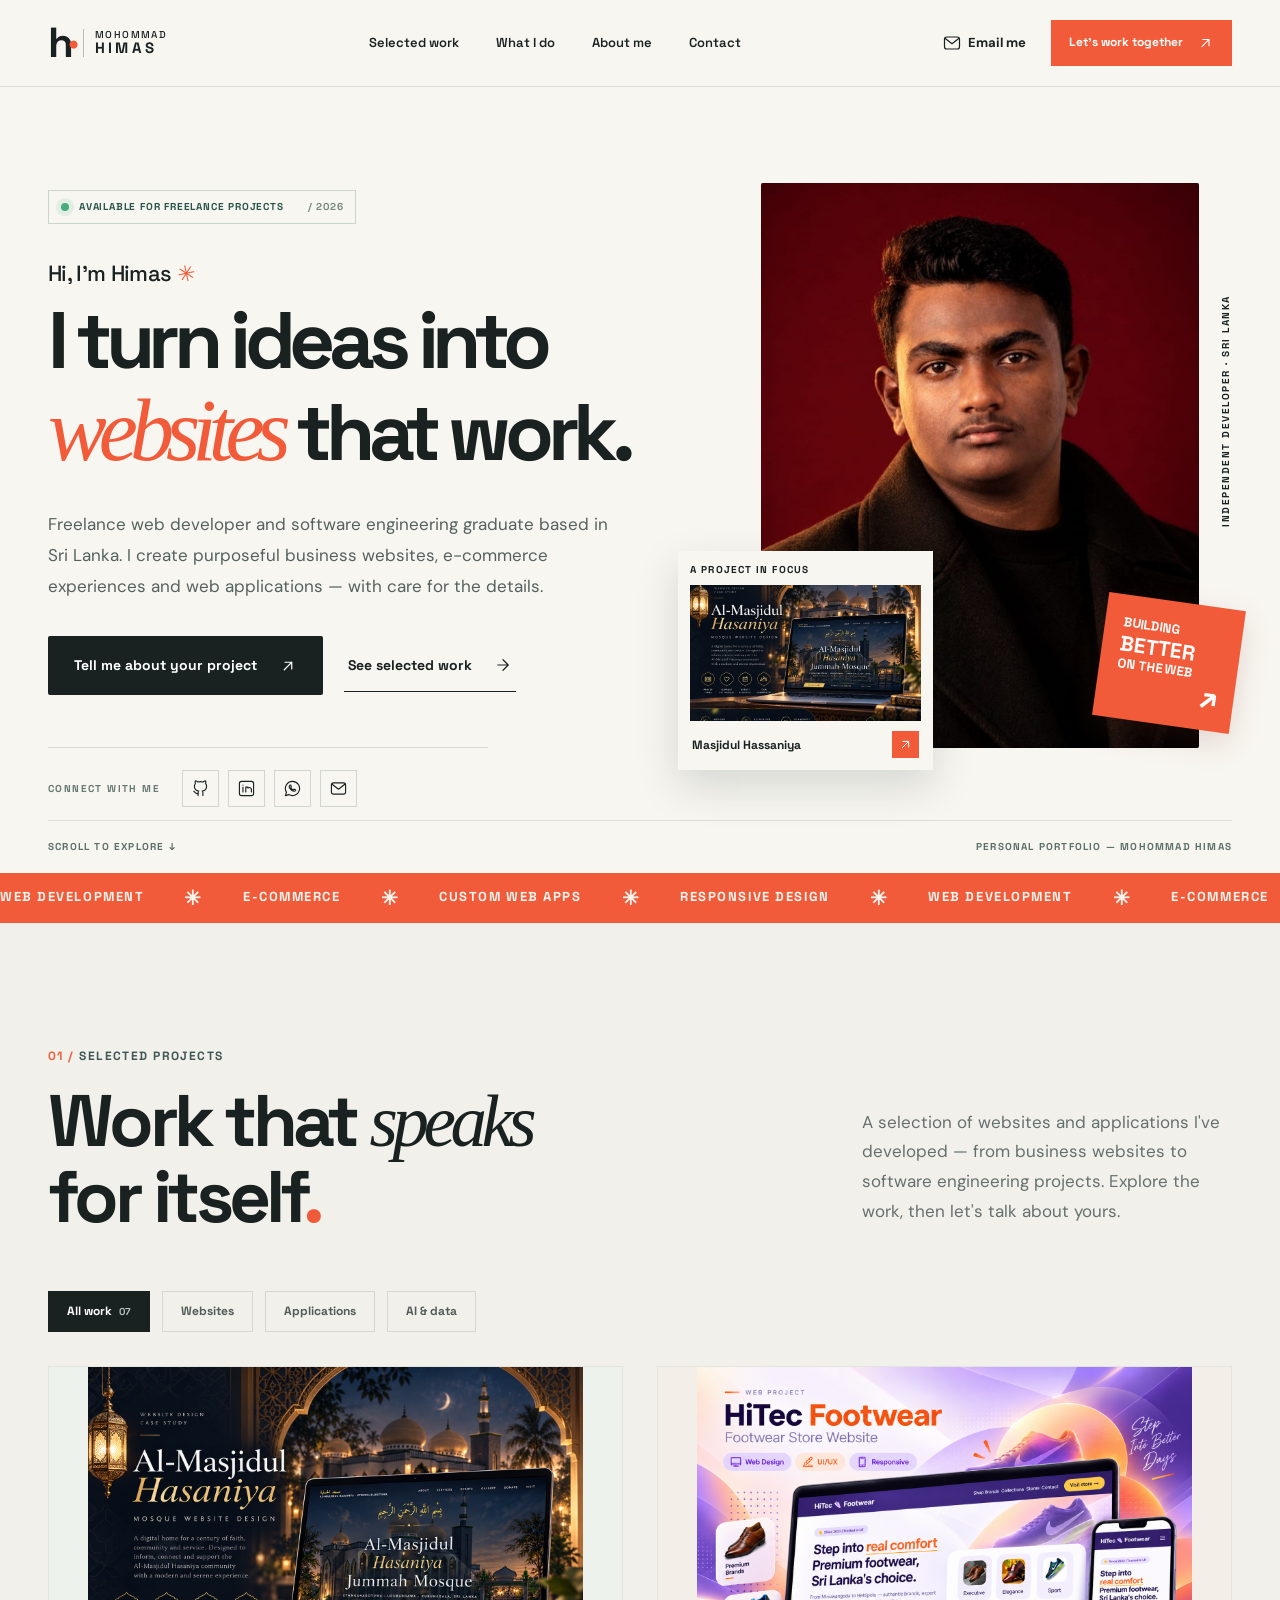
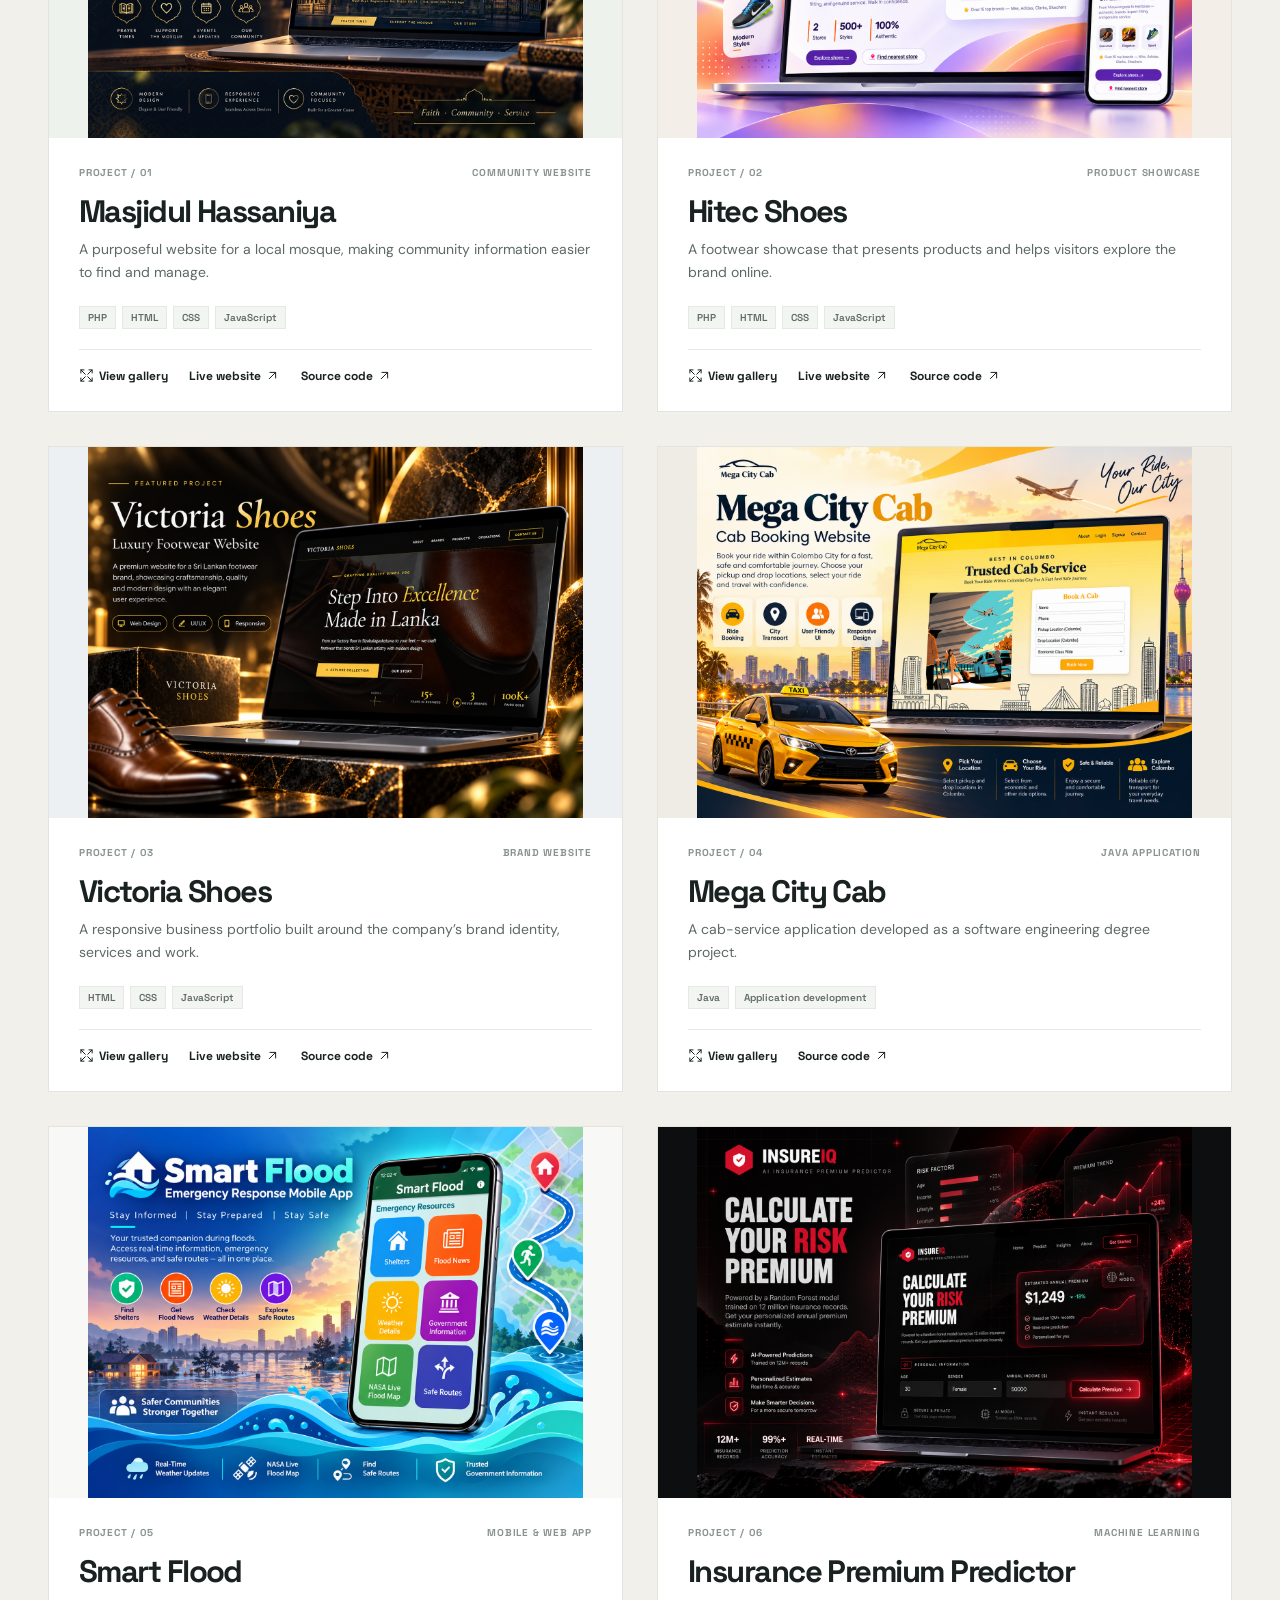
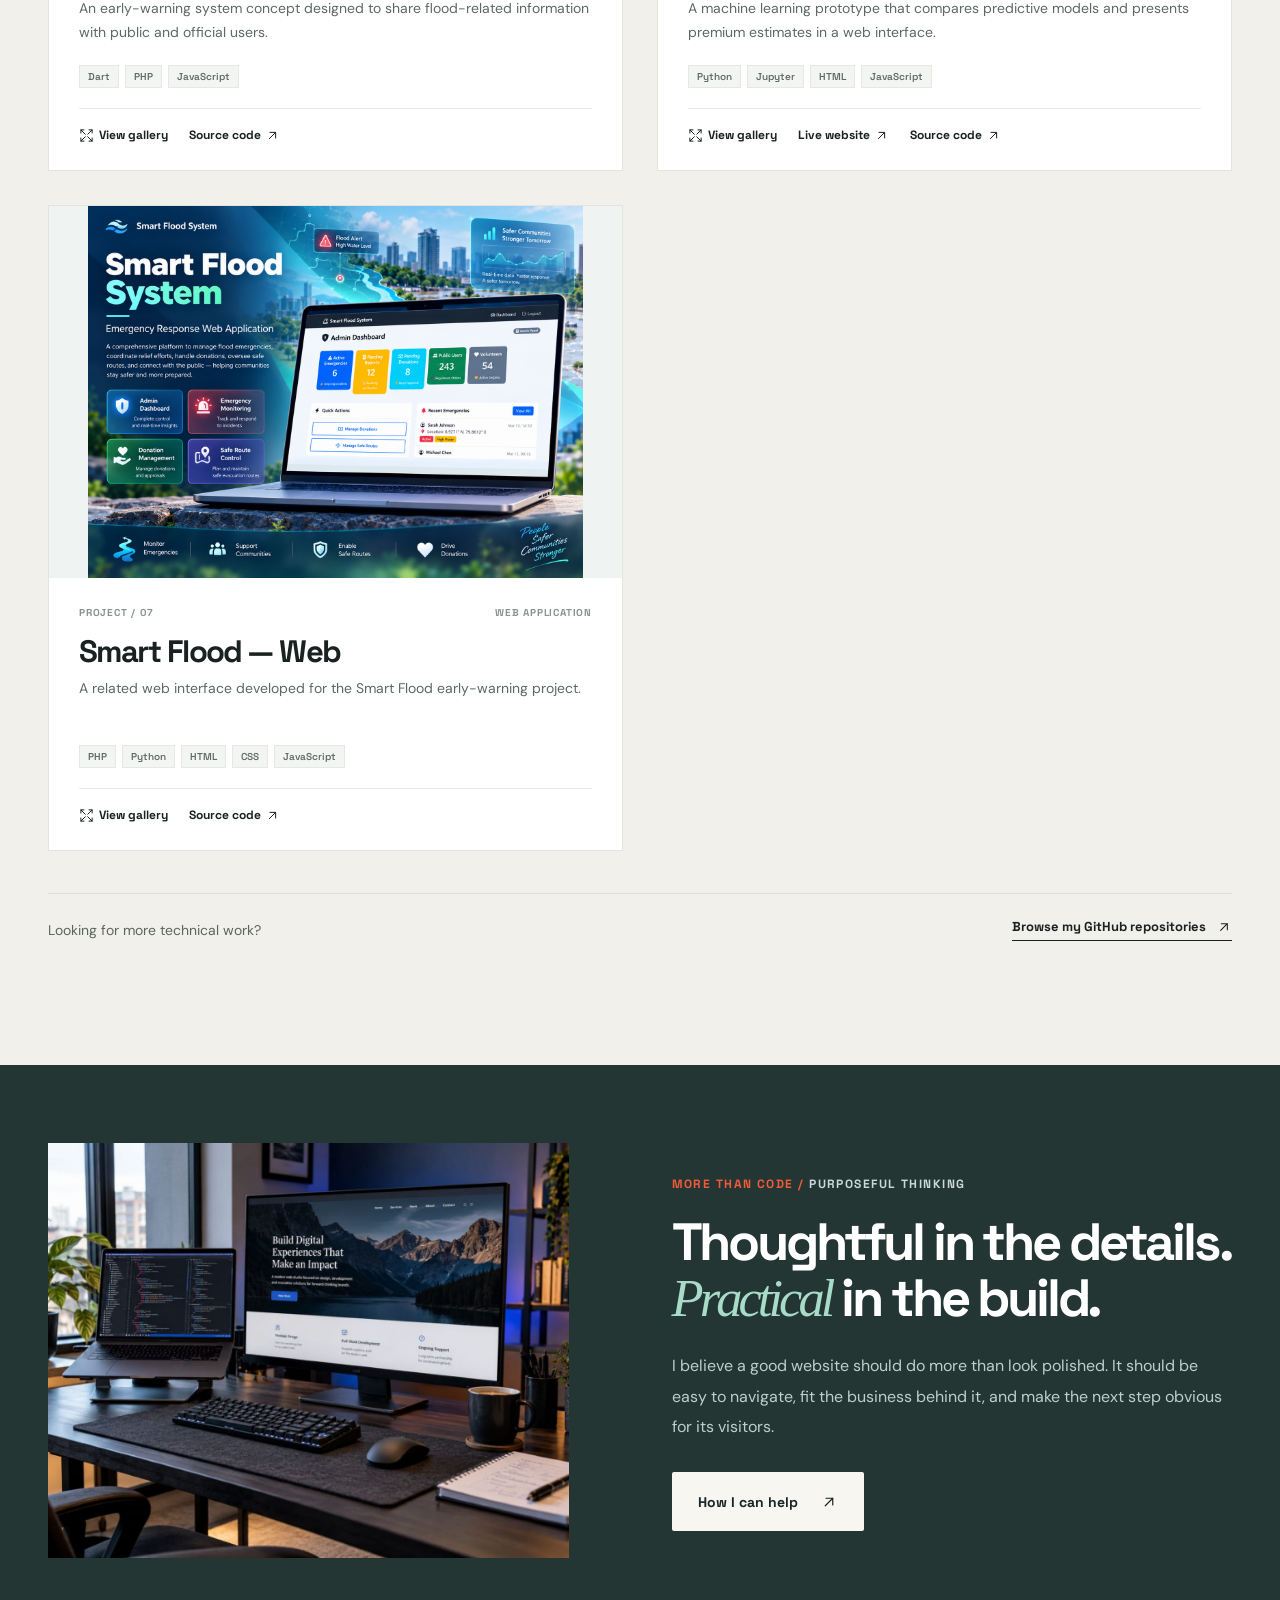
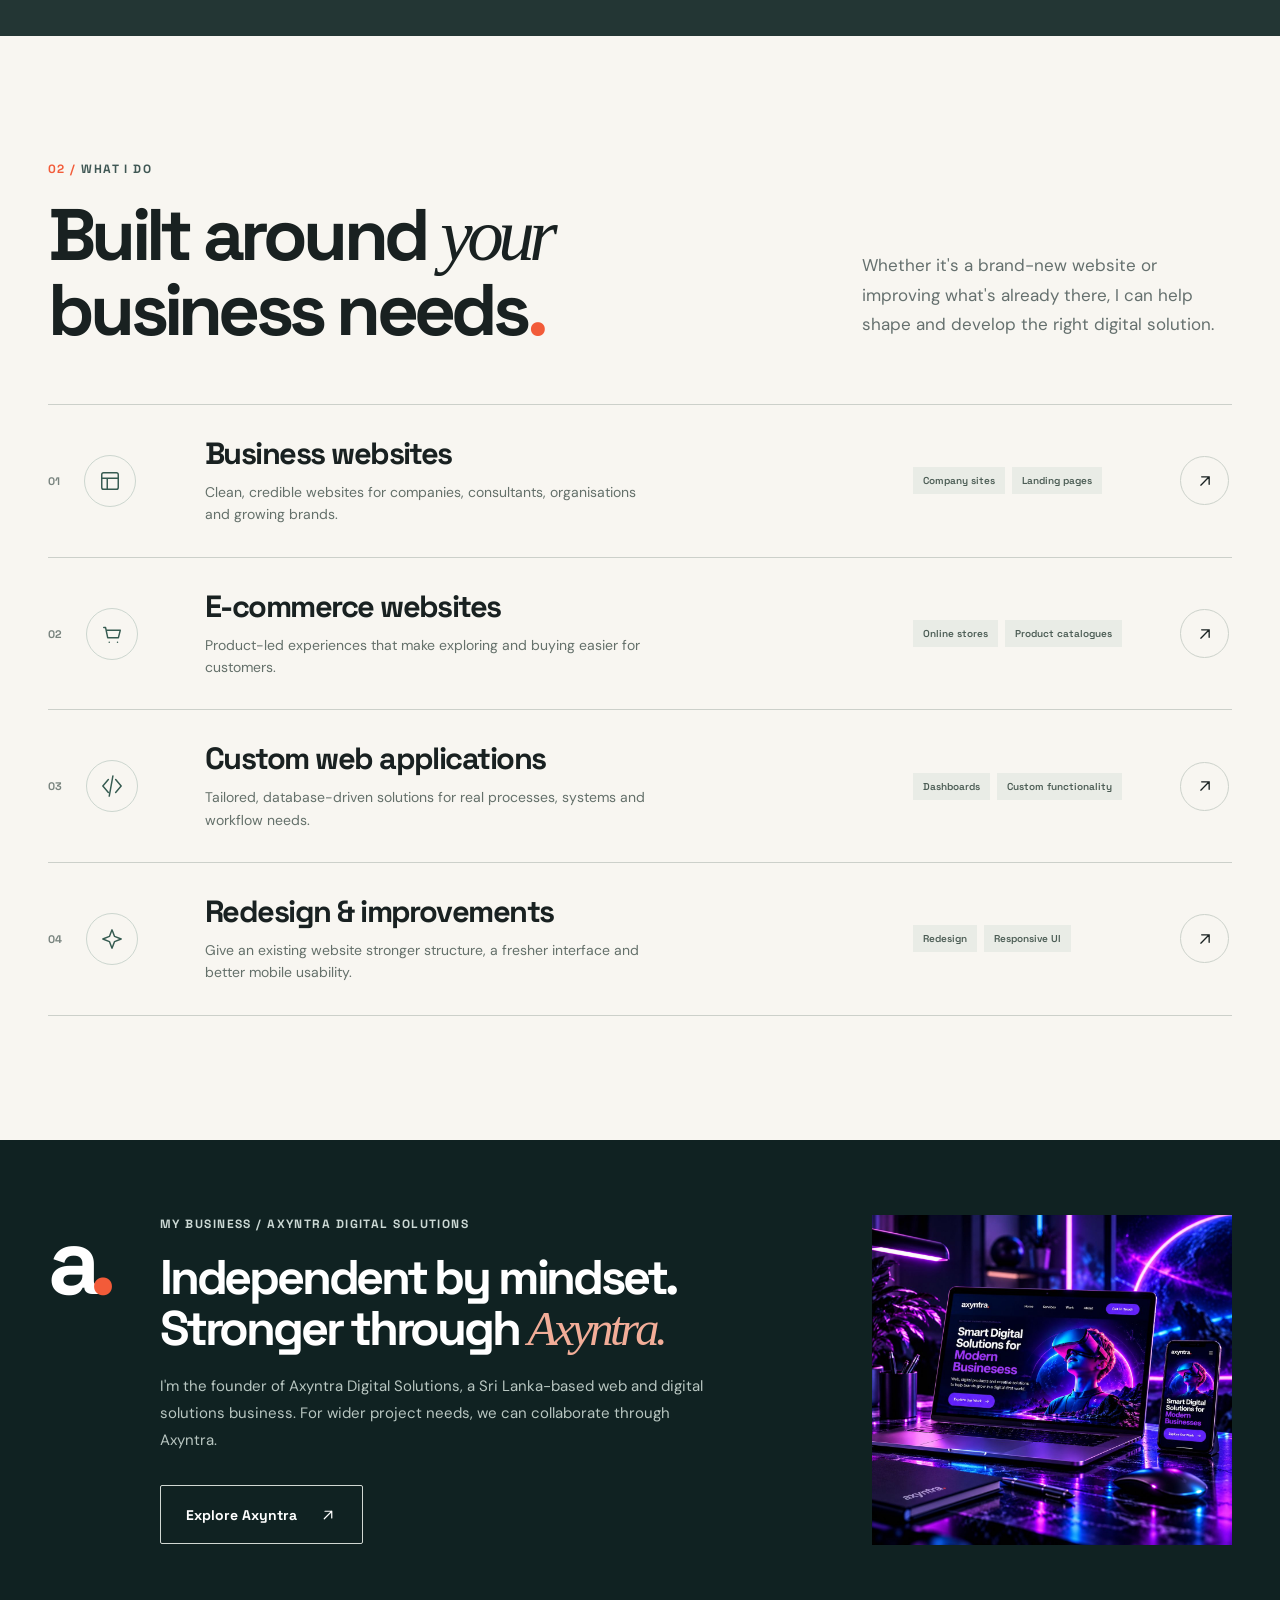
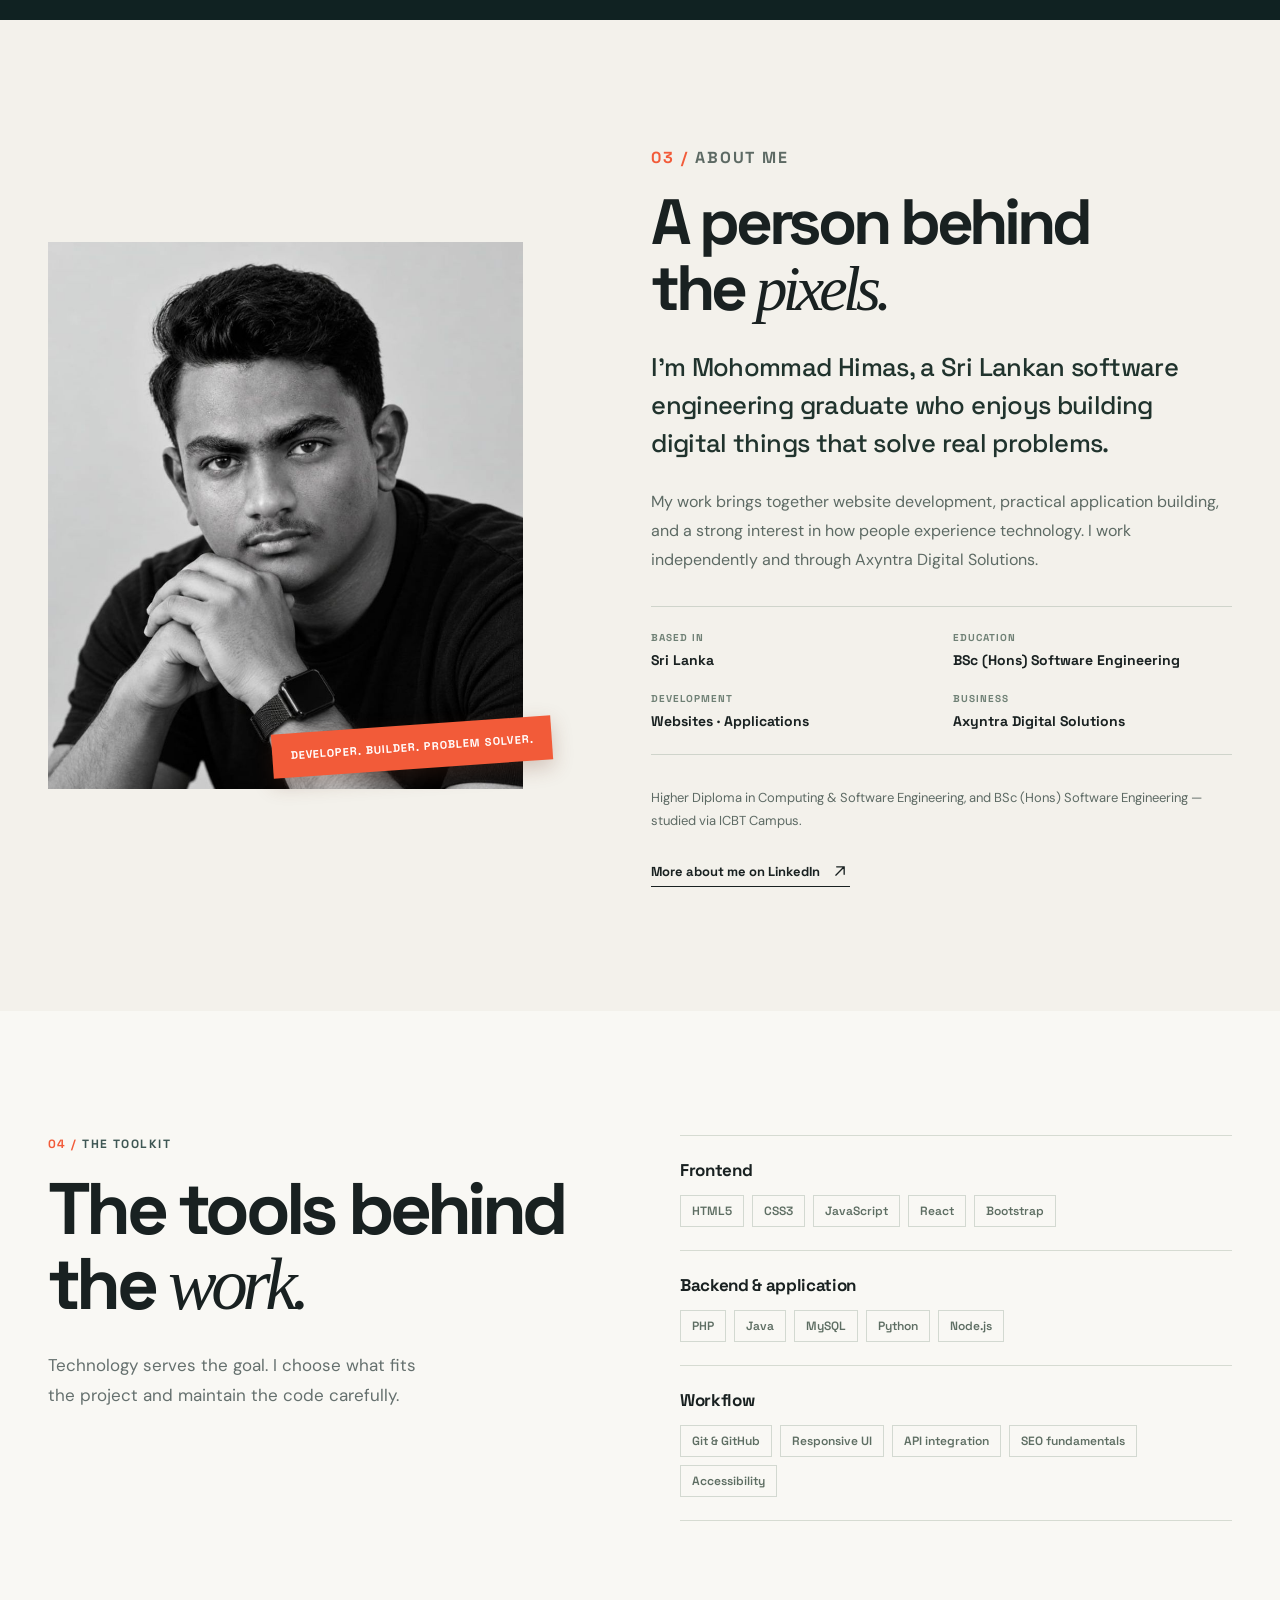
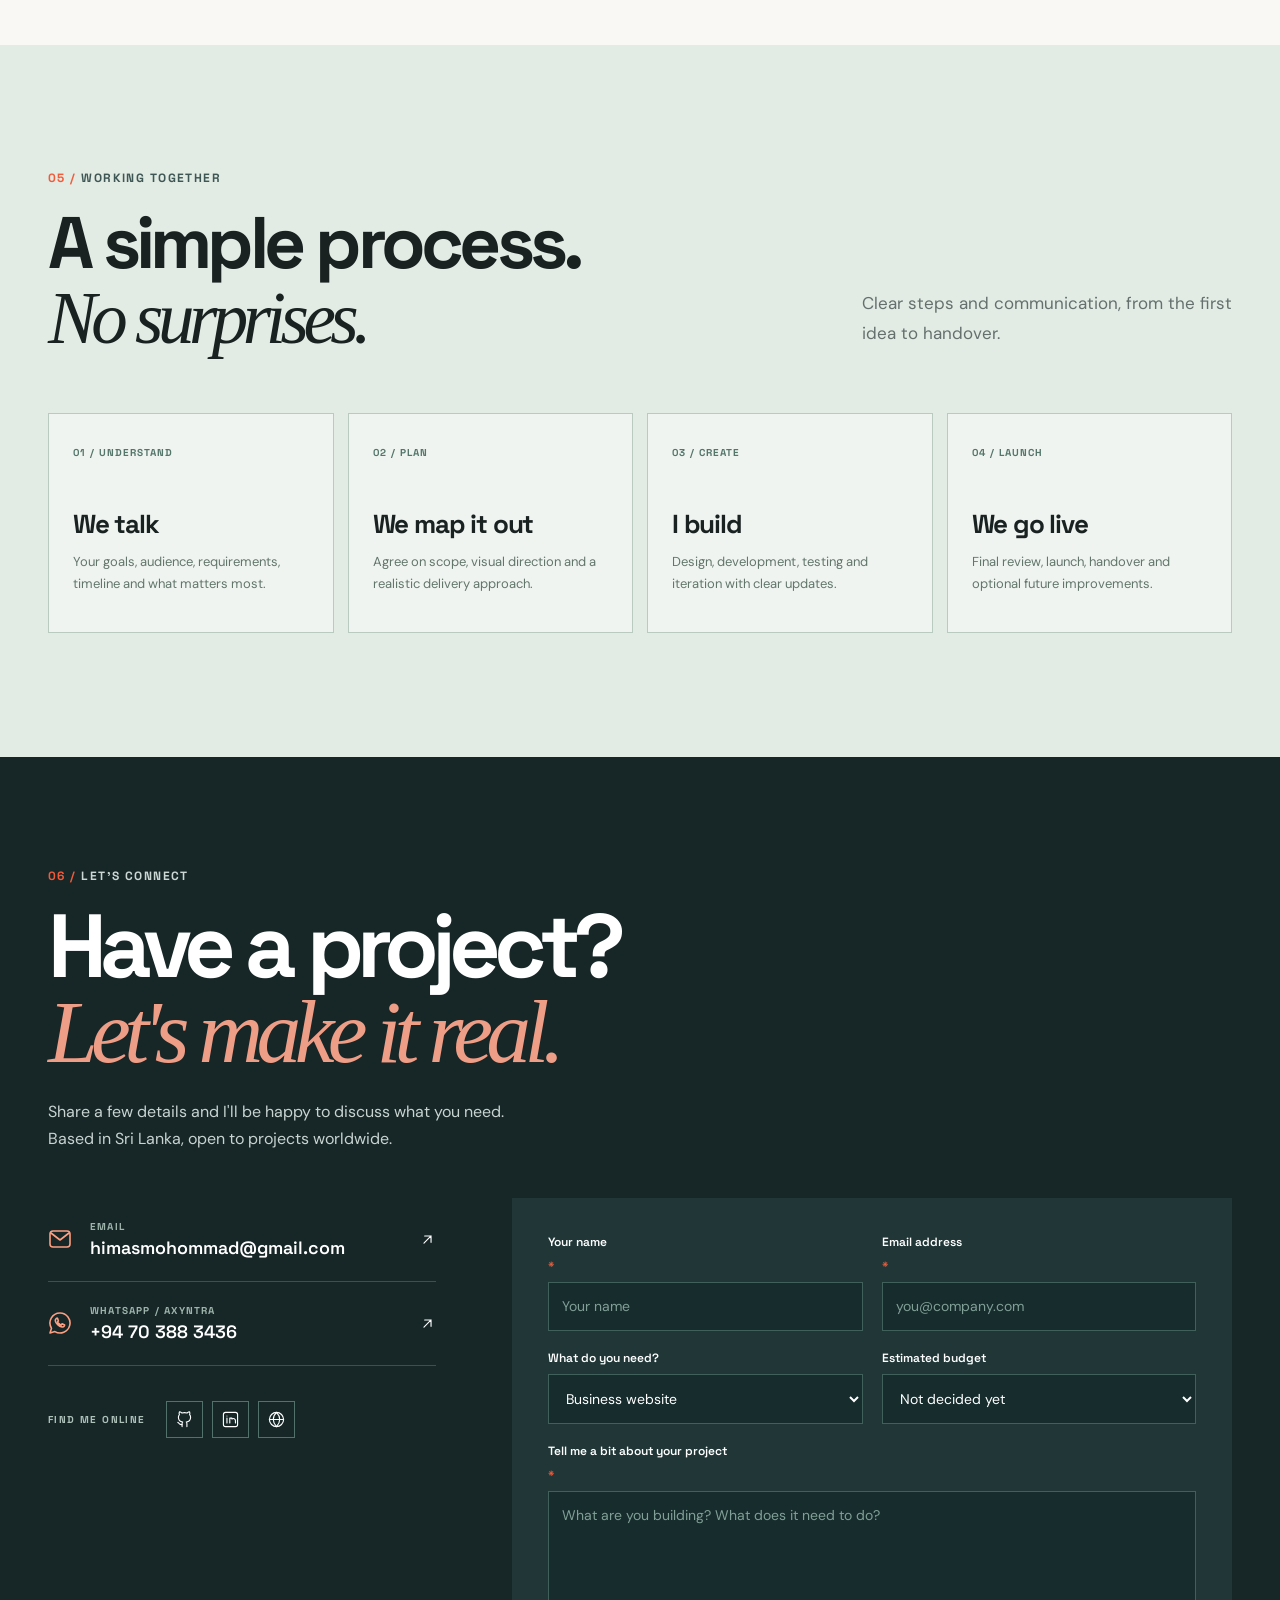
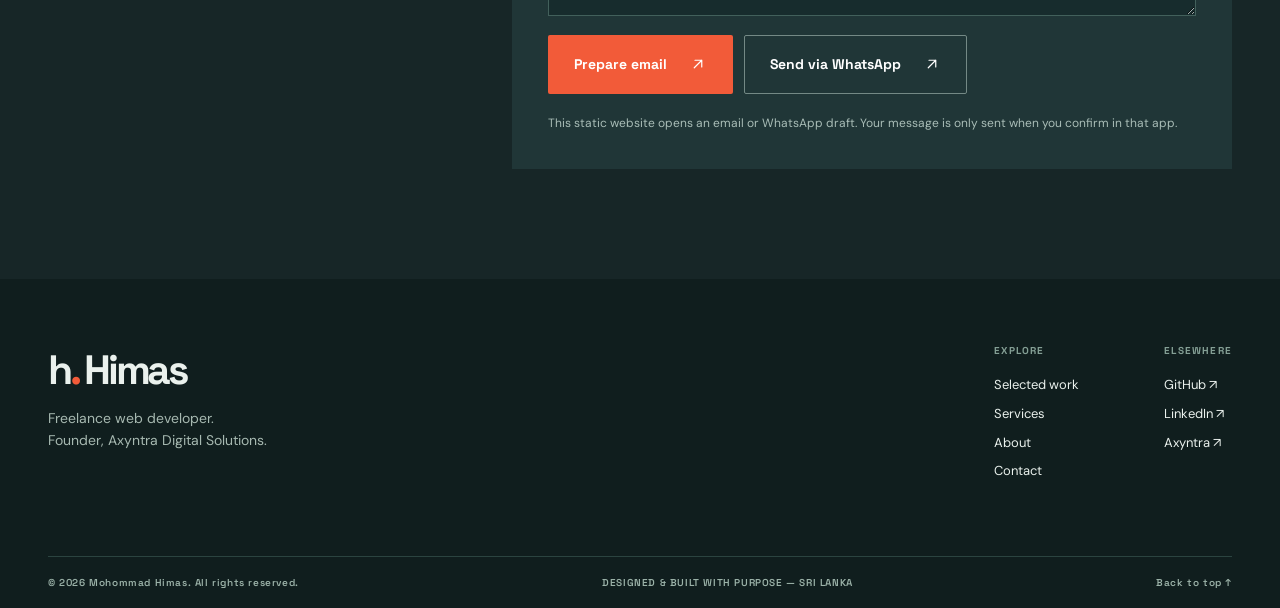
<file: index.html>
<!doctype html>
<html lang="en">
<head>
  <meta charset="utf-8">
  <meta name="viewport" content="width=device-width, initial-scale=1">
  <meta name="theme-color" content="#f8f6f1">
  <meta name="description" content="Mohommad Himas — Sri Lanka-based freelance web developer and founder of Axyntra Digital Solutions. Explore real websites, applications and development projects. Request a website quotation.">
  <meta name="author" content="Mohommad Himas">
  <meta name="robots" content="index,follow">
  <link rel="canonical" href="https://himazs.github.io/Himas/">
  <meta property="og:type" content="website">
  <meta property="og:title" content="Mohommad Himas | Freelance Web Developer">
  <meta property="og:description" content="Websites, e-commerce and practical digital products. View my projects and start a conversation.">
  <meta property="og:url" content="https://himazs.github.io/Himas/">
  <meta name="twitter:card" content="summary">
  <link rel="icon" href="./assets/favicon.svg" type="image/svg+xml">
  <link rel="preconnect" href="https://fonts.googleapis.com">
  <link rel="preconnect" href="https://fonts.gstatic.com" crossorigin>
  <link href="https://fonts.googleapis.com/css2?family=DM+Sans:wght@400;500;600;700&family=Space+Grotesk:wght@400;500;600;700&display=swap" rel="stylesheet">
  <style>
/* HIMAS — portfolio v3 | pure CSS, no framework or icon CDN */
:root{--paper:#f8f6f1;--paper2:#efeee9;--ink:#192121;--muted:#65706e;--edge:#dedfd9;--orange:#f25b39;--dark:#172627;--teal:#bddecf;--serif:Georgia,'Times New Roman',serif;--display:'Space Grotesk',Arial,sans-serif;--body:'DM Sans',Arial,sans-serif;--ease:cubic-bezier(.22,1,.36,1)}
*{box-sizing:border-box}html{scroll-behavior:smooth}body{margin:0;background:var(--paper);color:var(--ink);font-family:var(--body);line-height:1.6;-webkit-font-smoothing:antialiased}button,input,select,textarea{font:inherit}button{cursor:pointer}button:disabled{cursor:not-allowed}a{color:inherit;text-decoration:none}img{max-width:100%;display:block}h1,h2,h3,h4,p{margin-top:0}::selection{background:#f9cbbd;color:#152426}.container{width:min(1360px,calc(100% - 96px));margin-inline:auto}.icon-library{position:absolute;width:0;height:0;overflow:hidden}.icon{width:20px;height:20px;fill:none;stroke:currentColor;stroke-width:1.6;stroke-linecap:round;stroke-linejoin:round;flex:none}.skip-link{position:fixed;z-index:500;top:-60px;left:20px;background:var(--orange);padding:12px 20px;color:#fff}.skip-link:focus{top:16px}:focus-visible{outline:3px solid #168d99;outline-offset:3px}.section{padding:124px 0;scroll-margin-top:85px}.eyebrow{font-family:var(--display);font-weight:700;letter-spacing:.12em;font-size:12px;color:#3f5754;text-transform:uppercase}.eyebrow span{color:var(--orange)}.eyebrow-inverse{color:#cbd8d4}.section-title{font-family:var(--display);font-size:clamp(44px,5.7vw,86px);line-height:1.025;font-weight:700;letter-spacing:-.065em;margin:18px 0 0}.section-title em,.contact-heading h2 em,.studio-copy h2 em,.agency-main h2 em{font-family:var(--serif);font-style:italic;font-weight:400;letter-spacing:-.075em}.accent-point{color:var(--orange)}.section-heading-row{display:flex;align-items:end;justify-content:space-between;gap:80px;margin-bottom:56px}.section-summary{max-width:370px;color:var(--muted);font-size:17px;line-height:1.75;margin:0 0 8px}.button{display:inline-flex;align-items:center;justify-content:center;gap:22px;font-family:var(--display);font-weight:700;font-size:14px;min-height:59px;padding:15px 25px;border-radius:2px;border:1px solid transparent;transition:transform .25s ease,background-color .25s ease,color .25s ease,border-color .25s ease;white-space:nowrap}.button .icon{width:18px;height:18px}.button:hover{transform:translateY(-3px)}.button-dark{background:var(--ink);color:#fff}.button-dark:hover{background:#304647}.button-text{padding-inline:4px;border:none;border-bottom:1px solid var(--ink);border-radius:0;min-height:49px}.button-light{background:var(--paper);color:var(--dark)}.button-orange{background:var(--orange);color:white}.button-orange:hover{background:#d94827}.button-ghost{border-color:#748985;color:#fff;background:transparent}.button-ghost:hover{background:#ffffff18}.button-line-light{border-color:#d1d8d3;color:#fff}.button-line-light:hover{background:#ffffff16}
/* Header */
.site-header{position:sticky;top:0;z-index:90;background:rgba(248,246,241,.96);backdrop-filter:blur(20px);border-bottom:1px solid var(--edge)}.header-inner{height:86px;display:flex;align-items:center;justify-content:space-between;gap:30px}.brand{display:flex;align-items:center;gap:11px;flex:none}.brand-monogram{font-family:var(--display);font-size:42px;font-weight:700;letter-spacing:-.13em;line-height:1}.brand-monogram span{color:var(--orange)}.brand-label{border-left:1px solid #b8bdb8;padding-left:11px;font-family:var(--display);line-height:1.12;font-size:10px;font-weight:500;letter-spacing:.14em}.brand-label strong{font-size:15px;letter-spacing:.21em}.desktop-nav{display:flex;gap:37px;align-items:center}.desktop-nav a{font-family:var(--display);font-weight:600;font-size:13px;transition:color .2s}.desktop-nav a:hover,.header-email:hover{color:var(--orange)}.header-right{display:flex;align-items:center;gap:25px}.header-email{display:inline-flex;gap:7px;font-size:13px;font-weight:700;align-items:center}.header-email .icon{width:18px;height:18px}.nav-cta{display:flex;align-items:center;gap:14px;background:var(--orange);color:white;padding:12px 18px;font-family:var(--display);font-weight:700;font-size:12px;min-height:46px;transition:background .2s}.nav-cta:hover{background:#cf482b}.nav-cta .icon{width:17px}.menu-toggle{display:none;border:1px solid var(--edge);background:transparent;width:42px;height:42px;align-items:center;justify-content:center}.mobile-nav[hidden]{display:none!important}.mobile-nav{display:grid;gap:0;border-top:1px solid var(--edge);background:var(--paper);padding:8px 30px 20px}.mobile-nav a{padding:13px 0;font-weight:700;border-bottom:1px solid var(--edge)}
/* Hero — portrait + genuine project screenshot rather than a fictional browser mockup */
.hero{position:relative;overflow:hidden;padding-top:78px;background:var(--paper)}.hero-layout{display:grid;grid-template-columns:1.03fr .97fr;gap:42px;min-height:655px}.hero-copy{padding-top:25px;z-index:2}.hero-availability{display:inline-flex;align-items:center;gap:10px;border:1px solid #c9d6cd;border-radius:0;padding:8px 12px;font-family:var(--display);font-size:10px;font-weight:700;letter-spacing:.08em;color:#28554b}.status-pulse{background:#46ac7c;width:8px;height:8px;border-radius:50%;box-shadow:0 0 0 5px #46ac7c1f}.availability-year{margin-left:14px;color:#73877c}.hero-intro{font-family:var(--display);font-size:22px;letter-spacing:-.03em;font-weight:500;margin:32px 0 10px}.hand-drawn{color:var(--orange);display:inline-block;transform:rotate(-12deg)}.hero h1{font-family:var(--display);font-size:clamp(60px,6.25vw,106px);line-height:.99;letter-spacing:-.08em;font-weight:700;max-width:765px;margin:0 0 28px}.hero h1 em{color:var(--orange);font:italic 400 1.1em var(--serif);letter-spacing:-.09em;white-space:nowrap}.hero-desc{font-size:17px;line-height:1.82;color:#54615e;max-width:560px;margin-bottom:34px}.hero-buttons{display:flex;align-items:center;flex-wrap:wrap;gap:21px}.hero-social-row{border-top:1px solid #d8dad4;margin-top:52px;padding-top:22px;display:flex;align-items:center;gap:22px;max-width:440px}.hero-social-row>span,.contact-social>span{font:700 10px var(--display);letter-spacing:.14em;color:#687973}.social-set{display:flex;gap:9px;align-items:center}.social-link{display:grid;place-items:center;border:1px solid #cfd6cf;width:37px;height:37px;color:var(--ink);transition:background .2s,color .2s,border-color .2s,transform .2s}.social-link .icon{width:17px;height:17px}.social-link:hover{color:#fff;background:var(--ink);border-color:var(--ink);transform:translateY(-2px)}.hero-stage{position:relative;align-self:stretch;margin-bottom:50px;min-height:590px}.hero-photo{position:absolute;top:18px;right:6%;bottom:22px;left:15%;background:#c4d4ca;overflow:hidden;border-radius:2px}.portrait-graphic{position:absolute;inset:0;background:#b6d6ca;display:flex;align-items:center;justify-content:center;overflow:hidden}.portrait-graphic:before{content:"";width:500px;height:500px;border-radius:50%;border:1px solid rgba(23,38,39,.2);position:absolute;transform:translate(60px,-80px);box-shadow:0 0 0 60px #9dc8ba44,0 0 0 120px #9dc8ba24}.pg-letter{font:700 400px/1 var(--display);color:#1d4a4330;letter-spacing:-.14em}.pg-seal{position:absolute;left:9%;bottom:13%;font:700 13px/1.35 var(--display);letter-spacing:.13em}.pg-index{position:absolute;right:8%;top:8%;font:700 11px var(--display);letter-spacing:.11em}.hero-portrait,.about-photo img,.studio-photo img,.agency-image img{position:absolute;inset:0;width:100%;height:100%;object-fit:cover;opacity:0;transition:opacity .35s}.hero-portrait.image-ready,.about-photo img.image-ready,.studio-photo img.image-ready,.agency-image img.image-ready{opacity:1}.hero-project-mini{position:absolute;left:0;bottom:0;width:255px;padding:12px;background:var(--paper);box-shadow:0 16px 40px #162e2a27;z-index:5}.mini-title{font:700 10px var(--display);letter-spacing:.11em;display:block;margin:0 0 9px}.mini-image{height:136px;overflow:hidden;position:relative;background:#31584d}.mini-image-fallback{height:100%;background:linear-gradient(135deg,#2d6459,#16392e);color:#bce6d7;padding:18px;font:700 21px/1.05 var(--display);display:flex;align-items:end;letter-spacing:-.04em}.mini-image img{position:absolute;inset:0;width:100%;height:100%;object-fit:cover;opacity:0;transition:opacity .3s}.mini-image img.image-ready{opacity:1}.mini-bottom{display:flex;justify-content:space-between;align-items:center;padding:10px 2px 0;font:700 12px var(--display)}.mini-bottom a{background:var(--orange);color:white;display:grid;place-items:center;width:27px;height:27px}.mini-bottom .icon{width:15px;height:15px}.hero-vertical{writing-mode:vertical-rl;transform:rotate(180deg);position:absolute;right:0;top:130px;font:700 10px var(--display);letter-spacing:.15em}.hero-sticker{position:absolute;right:-1%;bottom:45px;background:var(--orange);color:white;font:700 13px/1.2 var(--display);transform:rotate(8deg);padding:20px 18px;width:138px;height:124px;box-shadow:0 10px 30px #873d2d2e}.hero-sticker strong{font-size:21px}.hero-sticker>span{position:absolute;bottom:14px;right:15px;font-size:30px}.hero-baseline{display:flex;justify-content:space-between;border-top:1px solid var(--edge);padding:19px 0 20px;font:700 10px var(--display);letter-spacing:.12em;color:#5c706a}.marquee{background:var(--orange);color:var(--paper);overflow:hidden;padding:15px 0}.marquee-inner{display:flex;justify-content:space-around;gap:40px;min-width:1000px;width:100%;font:700 13px var(--display);letter-spacing:.12em;white-space:nowrap}.marquee b{font-size:20px;line-height:1}
/* Work cards */
.section-work{background:#f2f0eb}.filters{display:flex;flex-wrap:wrap;gap:12px;margin-bottom:34px}.filter-btn{border:1px solid #d5d8d2;background:transparent;color:#4f5c57;min-height:41px;padding:0 18px;font:700 12px var(--display);transition:background .2s,color .2s,border-color .2s}.filter-btn span{font-size:10px;opacity:.7;margin-left:4px}.filter-btn.active,.filter-btn:hover{background:var(--ink);color:#fff;border-color:var(--ink)}.project-grid{display:grid;grid-template-columns:repeat(2,minmax(0,1fr));gap:34px}.project-card{background:#fff;border:1px solid #e3e4df;min-width:0;transition:transform .3s var(--ease),box-shadow .3s var(--ease)}.project-card:hover{transform:translateY(-5px);box-shadow:0 15px 28px rgba(18,32,30,.08)}.project-card[hidden]{display:none!important}.project-media{position:relative;height:clamp(260px,29vw,415px);overflow:hidden}.project-media-fallback{position:absolute;inset:0;padding:28px;overflow:hidden;display:flex;flex-direction:column;justify-content:space-between}.theme-mint{background:#a3d9c9;color:#163d36}.theme-rose{background:#e9c9bf;color:#7b3e3b}.theme-blue{background:#a9c0d9;color:#28435c}.theme-sand{background:#dccba9;color:#594a31}.theme-purple{background:#c5b4d8;color:#4e3d62}.theme-green{background:#bed9b5;color:#3d6140}.theme-sky{background:#acd8d5;color:#305c58}.fallback-number{font:700 11px var(--display);letter-spacing:.14em}.fallback-display{z-index:2;font:700 clamp(37px,4.4vw,76px)/.99 var(--display);letter-spacing:-.068em;max-width:80%;overflow-wrap:anywhere}.fallback-line{z-index:2;font-size:13px;font-weight:600}.fallback-halo{position:absolute;right:-16%;top:-24%;width:70%;aspect-ratio:1;border:1px solid currentColor;border-radius:50%;opacity:.15;box-shadow:0 0 0 42px #ffffff40,0 0 0 100px #ffffff20}.project-cover{position:absolute;inset:0;width:100%;height:100%;object-fit:cover;opacity:0;transition:opacity .4s,transform .5s var(--ease)}.project-cover.image-ready{opacity:1}.project-card:hover .project-cover.image-ready{transform:scale(1.025)}.project-type{position:absolute;left:22px;top:22px;z-index:3;display:inline-flex;padding:6px 10px;font:700 11px var(--display);color:#132b29;background:#ffffffec;box-shadow:0 2px 12px #00000010}.project-cover.image-ready~.project-type{background:#ffffffed}.gallery-open{display:flex;align-items:center;gap:7px;position:absolute;right:18px;bottom:18px;z-index:4;background:#fff;color:#203634;font:700 11px var(--display);padding:10px 13px;border:none;box-shadow:0 6px 24px #00000020}.gallery-open .icon{width:17px;height:17px}.gallery-open:hover{background:var(--orange);color:#fff}.project-card-body{padding:28px 30px 27px}.project-topline{display:flex;justify-content:space-between;gap:12px;color:#8a948e;font:700 10px var(--display);letter-spacing:.08em;text-transform:uppercase}.project-card h3{font:700 31px/1.12 var(--display);letter-spacing:-.05em;margin:15px 0 9px}.project-card-body>p{font-size:14px;line-height:1.7;color:#5d6963;min-height:50px;margin-bottom:18px}.project-tags{display:flex;flex-wrap:wrap;gap:6px;margin-bottom:20px}.project-tags span{padding:4px 8px;background:#f3f5f2;border:1px solid #e4e9e3;color:#5f6b64;font:600 10px var(--display)}.project-actions{display:flex;flex-wrap:wrap;gap:21px;border-top:1px solid #e7e9e5;padding-top:18px}.project-actions a{font:700 12px var(--display);display:inline-flex;align-items:center;gap:4px}.project-actions a:hover{color:var(--orange)}.project-actions .icon{width:15px;height:15px}.project-footer{display:flex;justify-content:space-between;align-items:center;border-top:1px solid var(--edge);margin-top:42px;padding-top:24px;gap:20px}.project-footer p{color:#5b6561;font-size:14px;margin:0}.project-footer a,.inline-arrow{display:inline-flex;align-items:center;gap:10px;font:700 13px var(--display);border-bottom:1px solid currentColor;padding-bottom:5px}.project-footer a:hover,.inline-arrow:hover{color:var(--orange)}.project-footer .icon{width:16px;height:16px}
/* Editorial workspace interlude */
.studio-banner{background:#233634;color:#fff;padding:78px 0}.studio-grid{display:grid;grid-template-columns:.93fr 1fr;gap:clamp(60px,8vw,140px);align-items:center}.studio-photo{height:415px;position:relative;overflow:hidden;background:#c5d8ca}.studio-photo-art{position:absolute;inset:0;background:linear-gradient(130deg,#b7d7ce,#9cc4b5);display:flex;align-items:center;justify-content:center;color:#1f4b42}.studio-photo-art>span:first-child{font:700 clamp(55px,7vw,118px)/.83 var(--display);letter-spacing:-.08em;position:relative}.orange-star{color:var(--orange);position:absolute;right:-55px;bottom:0;font-size:50px}.art-small{position:absolute;left:22px;bottom:20px;font:700 11px var(--display);letter-spacing:.15em}.studio-copy h2{font:700 clamp(43px,4.1vw,72px)/1.07 var(--display);letter-spacing:-.06em;max-width:650px;margin:18px 0 25px}.studio-copy h2 em{color:#a8dbc8}.studio-copy>p{color:#c0ceca;max-width:570px;font-size:16px;line-height:1.9;margin-bottom:30px}
/* Services list */
.services-section{background:var(--paper)}.service-list{border-top:1px solid #ccd0ca}.service-row{display:grid;grid-template-columns:135px 1fr 245px 52px;gap:22px;align-items:center;padding:31px 0;border-bottom:1px solid #ccd0ca;transition:padding .25s ease}.service-row:hover{padding-left:12px}.service-left{display:flex;align-items:center;gap:24px}.service-left>span:first-child{font:700 11px var(--display);color:#79847f}.service-ico{width:52px;height:52px;display:grid;place-items:center;border:1px solid #ccd6cf;border-radius:50%;color:#365b51}.service-ico .icon{width:22px;height:22px}.service-row h3{font:700 clamp(23px,2.4vw,38px)/1.2 var(--display);letter-spacing:-.05em;margin-bottom:8px}.service-row p{font-size:14px;color:#64706a;max-width:440px;margin:0}.service-tags{display:flex;flex-wrap:wrap;gap:7px}.service-tags span{background:#e9ece6;padding:7px 10px;font:600 10px var(--display);color:#4c5d55}.service-link{display:grid;place-items:center;width:49px;height:49px;border:1px solid #ccd2cb;border-radius:50%;transition:all .2s}.service-link:hover{background:var(--orange);border-color:var(--orange);color:#fff}
/* Agency */
.agency-band{background:#102222;color:#fff;padding:75px 0}.agency-layout{display:grid;grid-template-columns:72px minmax(0,1fr) 360px;gap:40px;align-items:center}.agency-symbol{font:700 94px/1 var(--display);color:white;letter-spacing:-.14em;align-self:start}.agency-symbol span,.orange-dot{color:var(--orange)}.agency-main h2{font:700 clamp(36px,3.8vw,65px)/1.05 var(--display);letter-spacing:-.066em;margin:18px 0}.agency-main h2 em{color:#f2ad98}.agency-main p:not(.eyebrow){font-size:15px;color:#b8c6c1;max-width:550px;line-height:1.8}.agency-main .button{margin-top:16px}.agency-image{min-height:330px;height:100%;max-height:390px;background:#24433d;position:relative;overflow:hidden}.agency-img-fallback{position:absolute;inset:0;padding:25px;display:flex;justify-content:space-between;flex-direction:column;font:700 11px var(--display);letter-spacing:.15em;color:#92c6b4}.agency-img-fallback>span{font:700 50px var(--display);letter-spacing:-.08em;color:#d9eae1}
/* About */
.about-section{background:#f3f1eb}.about-layout{display:grid;grid-template-columns:.9fr 1.1fr;gap:clamp(70px,10vw,145px);align-items:center}.about-visual{position:relative;max-width:480px}.about-photo{position:relative;aspect-ratio:4/4.6;overflow:hidden;background:#d4ded2}.about-photo-fallback{position:absolute;inset:0;display:flex;align-items:center;justify-content:center;background:repeating-linear-gradient(60deg,#bfd7cb 0,#bfd7cb 10px,#c8dfd5 10px,#c8dfd5 11px)}.about-photo-fallback>span{font:700 clamp(140px,20vw,270px)/1 var(--display);color:#729c8c;letter-spacing:-.1em}.about-photo-fallback small{position:absolute;left:24px;bottom:23px;font:700 10px var(--display);letter-spacing:.16em}.about-photo-caption{background:var(--orange);color:#fff;position:absolute;bottom:20px;right:-28px;transform:rotate(-4deg);padding:15px 18px;font:700 11px var(--display);letter-spacing:.09em;box-shadow:0 7px 20px #6e3d2840}.about-text .section-title{font-size:clamp(47px,5vw,76px);margin-bottom:26px}.about-text>p{max-width:680px;color:#5d6a64;font-size:16px;line-height:1.8}.about-text .about-lead{font:500 clamp(21px,2vw,28px)/1.5 var(--display);letter-spacing:-.025em;color:#20332d}.about-facts{display:grid;grid-template-columns:1fr 1fr;gap:23px;margin:31px 0;border-top:1px solid #cfd4cb;border-bottom:1px solid #cfd4cb;padding:24px 0}.about-facts div{display:flex;flex-direction:column;gap:7px}.about-facts span{color:#6f8075;font:700 10px var(--display);letter-spacing:.1em}.about-facts strong{font:700 14px var(--display)}.about-text .about-education{font-size:13px;margin-bottom:25px}
/* Capabilities and process */
.capabilities-section{background:#f9f8f4}.capability-layout{display:grid;grid-template-columns:1fr 1fr;gap:80px}.capability-layout .section-summary{margin-top:28px}.tech-stack{border-top:1px solid #d6dbd2}.tech-stack>div{border-bottom:1px solid #d6dbd2;padding:23px 0}.tech-stack h3{font:700 17px var(--display);margin-bottom:14px;letter-spacing:-.02em}.tech-stack p{display:flex;flex-wrap:wrap;gap:8px;margin:0}.tech-stack span{font:600 12px var(--display);border:1px solid #d3d9d1;padding:7px 11px;color:#5e6e63}.process-section{background:#e2ebe4}.process-steps{display:grid;grid-template-columns:repeat(4,minmax(0,1fr));gap:14px}.process-steps article{border:1px solid #b9cbc0;background:#ffffff70;padding:24px;min-height:220px}.process-steps article>span{font:700 10px var(--display);letter-spacing:.1em;color:#53756a}.process-steps h3{font:700 26px var(--display);letter-spacing:-.045em;margin:44px 0 10px}.process-steps p{color:#62766c;font-size:13px;line-height:1.7;margin:0}
/* Contact */
.contact-section{background:#172627;color:#fff;padding:110px 0}.contact-heading{max-width:950px}.contact-heading h2{font:700 clamp(57px,7vw,110px)/.95 var(--display);letter-spacing:-.075em;margin:18px 0 24px}.contact-heading h2 em{color:#ee9d86}.contact-heading>p:not(.eyebrow){max-width:500px;color:#c7d4d0;font-size:16px;line-height:1.7}.contact-columns{display:grid;grid-template-columns:.7fr 1.3fr;gap:clamp(50px,6vw,115px);margin-top:45px}.contact-direct>a{display:flex;align-items:center;gap:18px;border-bottom:1px solid #38524d;padding:22px 0}.contact-direct>a .icon:first-child{color:#fd9f81;width:24px;height:24px}.contact-direct>a .icon:last-child{margin-left:auto;width:17px;height:17px}.contact-direct>a>span{display:flex;flex-direction:column;gap:3px;min-width:0;overflow-wrap:anywhere}.contact-direct a small{font:700 10px var(--display);letter-spacing:.12em;color:#9eb5ab}.contact-direct a strong{font:600 clamp(14px,1.4vw,19px) var(--display)}.contact-social{display:flex;align-items:center;gap:20px;margin-top:35px}.contact-social>span{color:#afc2ba}.contact-social .social-link{color:#fff;border-color:#52716b}.contact-social .social-link:hover{background:var(--orange);border-color:var(--orange)}.contact-form{background:#203637;padding:36px;display:flex;flex-direction:column;gap:19px}.form-grid{display:grid;grid-template-columns:1fr 1fr;gap:19px}.contact-form label{display:flex;flex-direction:column;font:600 12px var(--display);gap:8px}.contact-form label>span{color:var(--orange)}.contact-form input,.contact-form textarea,.contact-form select{background:#172c2d;border:1px solid #42605b;color:#fff;outline:none;width:100%;border-radius:0;padding:14px 13px;min-height:49px;font:400 14px var(--body);transition:border-color .2s}.contact-form input::placeholder,.contact-form textarea::placeholder{color:#819f96}.contact-form input:focus,.contact-form textarea:focus,.contact-form select:focus{border-color:#f29d84}.contact-form select{appearance:auto}.contact-form option{background:#172627;color:#fff}.contact-form textarea{resize:vertical;min-height:125px}.form-buttons{display:flex;flex-wrap:wrap;gap:11px}.form-note{color:#a9bdb7;font:400 12px/1.7 var(--body);margin:0}.form-note.error{color:#ffc0b2}
/* Footer */
.site-footer{background:#101e1e;color:#eaf1ed;padding-top:65px}.footer-main{display:flex;justify-content:space-between;gap:60px;padding-bottom:74px}.footer-brand{font:700 41px var(--display);letter-spacing:-.08em}.footer-brand span{color:var(--orange)}.footer-main p{color:#a7b9b1;font-size:14px;margin-top:11px}.footer-navigation{display:flex;gap:85px}.footer-navigation>div{display:flex;flex-direction:column;gap:8px}.footer-navigation small{font:700 10px var(--display);letter-spacing:.12em;color:#849f95;margin-bottom:10px}.footer-navigation a{font-size:13px}.footer-navigation a:hover{color:#f6a088}.footer-bottom{border-top:1px solid #2b4440;padding:19px 0;display:flex;justify-content:space-between;gap:20px;color:#9bb2a8;font:600 10px var(--display);letter-spacing:.06em}.footer-bottom a:hover{color:#fff}
/* Gallery dialog */
.gallery-dialog{border:0;background:#f7f6f2;color:#1d2b28;padding:0;width:min(920px,calc(100% - 40px));max-height:calc(100vh - 36px);box-shadow:0 30px 100px #0008}.gallery-dialog::backdrop{background:#071715b9;backdrop-filter:blur(4px)}.dialog-top{display:flex;justify-content:space-between;align-items:center;padding:21px 25px;border-bottom:1px solid #dee3dc}.dialog-top small{font:700 10px var(--display);letter-spacing:.11em;color:#7e9087}.dialog-top h2{font:700 23px var(--display);letter-spacing:-.04em;margin:4px 0 0}.dialog-close,.dialog-pager button{width:38px;height:38px;display:grid;place-items:center;border:1px solid #d5ded4;background:transparent}.dialog-close:hover,.dialog-pager button:hover{background:var(--orange);color:#fff}.dialog-picture{height:min(52vh,550px);background:#c9ded2;position:relative;overflow:hidden}.dialog-fallback{position:absolute;inset:0;background:linear-gradient(130deg,#bed9d1,#a8c9bf);padding:28px;display:flex;flex-direction:column;justify-content:space-between;color:#315b51}.dialog-fallback span{font:700 12px var(--display);letter-spacing:.13em}.dialog-fallback strong{font:700 clamp(38px,6vw,75px)/1 var(--display);letter-spacing:-.06em;max-width:65%}.dialog-picture img{position:absolute;inset:0;width:100%;height:100%;object-fit:contain;opacity:0}.dialog-picture img.image-ready{opacity:1}.dialog-bottom{padding:16px 25px;display:flex;align-items:center;justify-content:space-between;gap:20px}.dialog-bottom p{font:600 13px var(--display);margin:0}.dialog-pager{display:flex;align-items:center;gap:12px;font:700 11px var(--display)}.dialog-pager .icon{width:16px}.gallery-thumbs{display:flex;gap:7px;padding:0 25px 23px;overflow-x:auto}.gallery-thumbs button{border:2px solid transparent;padding:0;background:#b9c9bf;flex:0 0 80px;height:54px;overflow:hidden;opacity:.65}.gallery-thumbs button.active{border-color:var(--orange);opacity:1}.gallery-thumbs img{width:100%;height:100%;object-fit:cover}
/* Accessibility */
@media(prefers-reduced-motion:reduce){html{scroll-behavior:auto}*,*::before,*::after{animation:none!important;transition:none!important}}
@media(max-width:1180px){.container{width:min(1260px,calc(100% - 60px))}.desktop-nav{gap:20px}.header-email{display:none}.hero h1{font-size:clamp(56px,6.4vw,85px)}.hero-stage{min-height:560px}.agency-layout{grid-template-columns:55px 1fr 280px;gap:28px}.agency-image{min-height:300px}.service-row{grid-template-columns:110px 1fr 200px 50px}.studio-grid{gap:65px}}
@media(max-width:900px){.container{width:calc(100% - 44px)}.site-header .desktop-nav,.nav-cta{display:none}.header-inner{height:73px}.menu-toggle{display:flex}.hero{padding-top:35px}.hero-layout{grid-template-columns:1fr;gap:18px}.hero-copy{padding-top:12px}.hero h1{font-size:clamp(60px,9.4vw,91px);max-width:740px}.hero-desc{max-width:640px}.hero-stage{height:520px;min-height:520px;margin:0 auto 15px;width: min(630px,100%)}.hero-photo{left:13%;right:13%;top:10px;bottom:38px}.hero-project-mini{left:0;bottom:0}.hero-sticker{right:0;bottom:65px}.section{padding:85px 0}.section-heading-row{gap:24px;align-items:start}.section-title{font-size:clamp(45px,6vw,70px)}.section-summary{font-size:15px;max-width:320px}.studio-grid{grid-template-columns:1fr;gap:35px}.studio-photo{height:360px;max-width:750px}.service-row{grid-template-columns:90px 1fr 51px}.service-tags{display:none}.agency-layout{grid-template-columns:60px 1fr}.agency-image{display:none}.about-layout{grid-template-columns:1fr 1fr;gap:45px}.about-facts{grid-template-columns:1fr 1fr;gap:13px}.capability-layout{gap:35px}.process-steps{grid-template-columns:repeat(2,1fr)}.contact-columns{grid-template-columns:1fr;gap:35px}.contact-social{margin-top:30px}.footer-bottom span:nth-child(2){display:none}}
@media(max-width:630px){.container{width:calc(100% - 34px)}.header-inner{height:68px}.brand-monogram{font-size:36px}.brand-label{font-size:9px}.brand-label strong{font-size:13px}.hero{padding-top:28px}.hero-intro{font-size:18px;margin-top:26px}.hero-availability{font-size:9px}.hero h1{font-size:clamp(51px,12vw,75px);letter-spacing:-.079em}.hero h1 em{white-space:normal}.hero-desc{font-size:15px;line-height:1.7}.hero-buttons{gap:10px}.hero-buttons .button{width:100%;justify-content:space-between}.hero-social-row{margin-top:32px}.hero-stage{height:415px;min-height:415px;margin-bottom:5px}.hero-photo{left:13%;right:11%;top:14px;bottom:33px}.pg-letter{font-size:260px}.hero-project-mini{width:170px;padding:8px}.mini-image{height:88px}.mini-title{font-size:8px;margin-bottom:4px}.mini-bottom{font-size:10px;padding-top:7px}.mini-image-fallback{font-size:14px}.hero-sticker{font-size:9px;width:92px;height:86px;padding:12px 11px;bottom:45px}.hero-sticker strong{font-size:14px}.hero-sticker>span{font-size:20px;bottom:7px;right:7px}.hero-vertical{font-size:8px;right:-5px;top:70px}.hero-baseline{font-size:8px}.hero-baseline span:last-child{display:none}.marquee-inner{gap:19px;font-size:11px}.section{padding:72px 0}.section-heading-row{display:block;margin-bottom:32px}.section-title{font-size:clamp(42px,11vw,62px)}.section-summary{font-size:15px;max-width:95%;margin-top:22px}.filters{gap:7px}.filter-btn{font-size:11px;padding:0 11px;min-height:37px}.project-grid{grid-template-columns:1fr;gap:24px}.project-media{height:clamp(245px,62vw,375px)}.project-card h3{font-size:27px}.project-card-body{padding:22px}.project-topline{font-size:9px}.project-card-body>p{min-height:0}.project-footer{align-items:start;flex-direction:column;gap:8px}.studio-banner{padding:45px 0}.studio-photo{height:290px}.studio-copy h2{font-size:clamp(37px,10vw,57px)}.studio-copy p{font-size:15px}.service-row{grid-template-columns:55px 1fr 36px;gap:13px;padding:22px 0}.service-left{display:block}.service-left>span:first-child{display:none}.service-ico{width:45px;height:45px}.service-ico .icon{width:20px;height:20px}.service-row h3{font-size:23px}.service-row p{font-size:12px}.service-link{width:35px;height:35px}.service-link .icon{width:17px;height:17px}.agency-band{padding:48px 0}.agency-layout{grid-template-columns:1fr;gap:10px}.agency-symbol{font-size:60px}.agency-main h2{font-size:clamp(37px,9.7vw,56px)}.about-layout{grid-template-columns:1fr;gap:52px}.about-visual{width:calc(100% - 15px);max-width:400px}.about-photo{aspect-ratio:1/1}.about-photo-caption{right:-18px;font-size:9px}.about-text .section-title{font-size:clamp(43px,10.8vw,65px)}.about-text .about-lead{font-size:21px}.capability-layout{grid-template-columns:1fr;gap:35px}.process-steps{grid-template-columns:1fr 1fr;gap:9px}.process-steps article{padding:16px;min-height:202px}.process-steps h3{font-size:21px;margin-top:37px}.process-steps p{font-size:12px}.contact-section{padding:75px 0}.contact-heading h2{font-size:clamp(50px,12vw,75px)}.contact-columns{margin-top:20px}.contact-form{padding:22px 17px}.form-grid{grid-template-columns:1fr;gap:18px}.form-buttons .button{width:100%;justify-content:space-between}.footer-main{display:block;padding-bottom:42px}.footer-navigation{margin-top:42px;gap:42px;justify-content:start}.footer-bottom{display:flex;flex-wrap:wrap;font-size:9px}.gallery-dialog{width:calc(100% - 20px)}.dialog-top{padding:15px}.dialog-picture{height:min(44vh,340px)}.dialog-bottom{padding:12px 15px}.gallery-thumbs{padding:0 15px 14px}}
/* Ensures optional social accounts stay hidden until an actual URL is provided. */
[hidden]{display:none!important}


/* === V3.1: REAL PROJECT SCREENSHOTS, NOT TEXT OVERLAYS ===
   Only display the decorated fallback when the actual screenshot failed to load.
   As soon as the screenshot is ready, remove the fallback from layout entirely.
*/
.project-media.has-cover .project-media-fallback { display: none; }
.project-media.has-cover .project-type { display: none; }
.project-media .project-cover { z-index: 1; object-fit: contain; }
.project-media.has-cover { background: #edf0ec; }
.project-media.has-cover.theme-purple { background: #f8f9f7; } /* Mobile app screenshot */
.project-media.has-cover.theme-green { background: #0c0e10; } /* Insurance site screenshot */
.project-media.has-cover.theme-blue { background: #ecf0f3; }
.project-media.has-cover.theme-rose { background: #f3eee8; }
.project-media.has-cover.theme-sand { background: #eeece4; }
.project-media.has-cover.theme-mint { background: #edf2ed; }
.project-media.has-cover.theme-sky { background: #eff4f3; }
/* Keep images crisp, including mobile UI and dashboard labels. */
.project-card:hover .project-cover.image-ready { transform: none; }
/* Gallery controls are below the screenshot so they never obscure the project. */
.project-actions .gallery-open {
  position: static;
  display: inline-flex;
  align-items: center;
  justify-content: flex-start;
  gap: 5px;
  margin: 0;
  padding: 0;
  min-width: 0;
  border: 0;
  background: none;
  box-shadow: none;
  border-radius: 0;
  color: var(--ink);
  font: 700 12px var(--display);
  cursor: pointer;
}
.project-actions .gallery-open .icon { width: 15px; height: 15px; }
.project-actions .gallery-open:hover,
.project-actions .gallery-open:focus-visible { color: var(--orange); background: none; }
.project-actions .gallery-open:focus-visible { outline: 2px solid var(--orange); outline-offset: 5px; }
@media (max-width: 640px) {
  .project-media { height: clamp(230px,70vw,370px); }
  .project-actions { gap: 16px 20px; }
}

</style>
  
  <script type="application/ld+json">{"@context":"https://schema.org","@type":"Person","name":"Mohommad Himas","jobTitle":"Freelance Web Developer","url":"https://himazs.github.io/Himas/","worksFor":{"@type":"Organization","name":"Axyntra Digital Solutions","url":"https://www.axyntra.lk/"},"sameAs":["https://github.com/Himazs","https://www.linkedin.com/in/mohammed-himas/"]}</script>
  <title>Mohommad Himas — Portfolio &amp; Freelance Web Developer</title>
</head>
<body>

<svg class="icon-library" xmlns="http://www.w3.org/2000/svg" aria-hidden="true" focusable="false">
  <symbol id="icon-arrow" viewBox="0 0 24 24"><path d="M5 12h14M12 5l7 7-7 7"/></symbol>
  <symbol id="icon-arrow-up-right" viewBox="0 0 24 24"><path d="M7 17 17 7M8 7h9v9"/></symbol>
  <symbol id="icon-arrow-left" viewBox="0 0 24 24"><path d="M19 12H5m7 7-7-7 7-7"/></symbol>
  <symbol id="icon-github" viewBox="0 0 24 24"><path d="M9 19c-4.6 1.5-4.6-2.5-6.4-3m12.8 6v-3.9a3.4 3.4 0 0 0-.9-2.65c3-.33 6.1-1.46 6.1-6.72a5.25 5.25 0 0 0-1.4-3.65A4.9 4.9 0 0 0 19.1 1S18 1 15.6 2.8a13.5 13.5 0 0 0-7.2 0C6 1 4.9 1 4.9 1a4.9 4.9 0 0 0-.1 4.08 5.25 5.25 0 0 0-1.4 3.65c0 5.25 3.1 6.4 6.1 6.72a3.4 3.4 0 0 0-.9 2.65V22"/></symbol>
  <symbol id="icon-linkedin" viewBox="0 0 24 24"><rect x="2" y="2" width="20" height="20" rx="3"/><path d="M7 10v7m0-10v.1M11 17v-7h3v1.3a3.1 3.1 0 0 1 5 2.4V17m-8-4.7v-1"/></symbol>
  <symbol id="icon-instagram" viewBox="0 0 24 24"><rect x="2" y="2" width="20" height="20" rx="5"/><circle cx="12" cy="12" r="4"/><circle cx="17.6" cy="6.6" r=".8" fill="currentColor" stroke="none"/></symbol>
  <symbol id="icon-facebook" viewBox="0 0 24 24"><path d="M15 21v-8h3l.5-4H15V7.5c0-1.2.4-2 2-2h2V2.2A18 18 0 0 0 16.2 2C13 2 11 4 11 7.4V9H8v4h3v8"/></symbol>
  <symbol id="icon-whatsapp" viewBox="0 0 24 24"><path d="M12 2a10 10 0 0 0-8.5 15.3L2 22l4.9-1.4A10 10 0 1 0 12 2Z"/><path d="M8.1 7.7c-.3.3-1 1-.8 2.1.2 1.2 1.2 2.7 2.4 3.8 1.2 1.2 2.9 2.1 4.3 2.3 1.3.2 2.1-.6 2.4-1.1l.2-.8-2.5-1.2-.9 1.1c-.3.3-1.2-.2-2.3-1.2s-1.5-1.8-1.2-2l.7-.8-.9-2.7-.5-.1Z"/></symbol>
  <symbol id="icon-mail" viewBox="0 0 24 24"><rect x="2" y="4" width="20" height="16" rx="3"/><path d="m3 6 9 7 9-7"/></symbol>
  <symbol id="icon-globe" viewBox="0 0 24 24"><circle cx="12" cy="12" r="10"/><path d="M2 12h20M12 2c-6 6-6 14 0 20M12 2c6 6 6 14 0 20"/></symbol>
  <symbol id="icon-menu" viewBox="0 0 24 24"><path d="M4 7h16M4 12h16M4 17h16"/></symbol>
  <symbol id="icon-x" viewBox="0 0 24 24"><path d="M5 5l14 14M19 5 5 19"/></symbol>
  <symbol id="icon-check" viewBox="0 0 24 24"><path d="m5 12 4 4L19 6"/></symbol>
  <symbol id="icon-code" viewBox="0 0 24 24"><path d="m8 5-6 7 6 7m8-14 6 7-6 7m-3-18-4 22"/></symbol>
  <symbol id="icon-layout" viewBox="0 0 24 24"><rect x="3" y="3" width="18" height="18" rx="2"/><path d="M3 9h18M9 9v12"/></symbol>
  <symbol id="icon-shopping" viewBox="0 0 24 24"><path d="M3 5h2l2.3 11H19l2-8H6M9 21h.01M18 21h.01"/></symbol>
  <symbol id="icon-spark" viewBox="0 0 24 24"><path d="m12 2 2.8 7.2L22 12l-7.2 2.8L12 22l-2.8-7.2L2 12l7.2-2.8L12 2Z"/></symbol>
  <symbol id="icon-photo" viewBox="0 0 24 24"><rect x="2" y="3" width="20" height="18" rx="2"/><circle cx="8" cy="9" r="2"/><path d="m3 18 6-6 4 4 3-3 5 5"/></symbol>
  <symbol id="icon-monitor" viewBox="0 0 24 24"><rect x="2" y="3" width="20" height="15" rx="2"/><path d="M8 22h8M12 18v4"/></symbol>
  <symbol id="icon-clock" viewBox="0 0 24 24"><circle cx="12" cy="12" r="10"/><path d="M12 6v6l4 3"/></symbol>
  <symbol id="icon-pin" viewBox="0 0 24 24"><path d="M20 10c0 5-8 12-8 12S4 15 4 10a8 8 0 1 1 16 0Z"/><circle cx="12" cy="10" r="2.5"/></symbol>
  <symbol id="icon-expand" viewBox="0 0 24 24"><path d="M8 3H3v5m0-5 7 7m6 11h5v-5m0 5-7-7M3 16v5h5m-5 0 7-7m11-6V3h-5m5 0-7 7"/></symbol>
</svg>
<a class="skip-link" href="#main">Skip to main content</a>
<header class="site-header" id="top">
  <div class="container header-inner">
    <a href="#top" class="brand" aria-label="Mohommad Himas, back to top"><span class="brand-monogram">h<span>·</span></span><span class="brand-label">MOHOMMAD<br><strong>HIMAS</strong></span></a>
    <nav class="desktop-nav" id="main-nav" aria-label="Main navigation"><a href="#work">Selected work</a><a href="#services">What I do</a><a href="#about">About me</a><a href="#contact">Contact</a></nav>
    <div class="header-right"><a class="header-email" href="mailto:himasmohommad@gmail.com"><svg class="icon " aria-hidden="true"><use href="#icon-mail"></use></svg><span>Email me</span></a><a class="nav-cta" href="#contact">Let's work together <svg class="icon " aria-hidden="true"><use href="#icon-arrow-up-right"></use></svg></a><button type="button" class="menu-toggle" aria-controls="mobile-menu" aria-expanded="false" aria-label="Open mobile menu"><svg class="icon " aria-hidden="true"><use href="#icon-menu"></use></svg></button></div>
  </div>
  <nav class="mobile-nav" id="mobile-menu" aria-label="Mobile navigation" hidden><a href="#work">Selected work</a><a href="#services">What I do</a><a href="#about">About me</a><a href="#contact">Contact</a></nav>
</header>
<main id="main">
<section class="hero" aria-labelledby="hero-title">
  <div class="container hero-layout">
    <div class="hero-copy">
      <div class="hero-availability"><span class="status-pulse"></span> AVAILABLE FOR FREELANCE PROJECTS <span class="availability-year">/ 2026</span></div>
      <p class="hero-intro">Hi, I'm Himas <span class="hand-drawn" aria-hidden="true">✳</span></p>
      <h1 id="hero-title">I turn ideas into <em>websites</em> that work.</h1>
      <p class="hero-desc">Freelance web developer and software engineering graduate based in Sri Lanka. I create purposeful business websites, e-commerce experiences and web applications — with care for the details.</p>
      <div class="hero-buttons"><a class="button button-dark" href="#contact">Tell me about your project <svg class="icon " aria-hidden="true"><use href="#icon-arrow-up-right"></use></svg></a><a class="button button-text" href="#work">See selected work <svg class="icon " aria-hidden="true"><use href="#icon-arrow"></use></svg></a></div>
      <div class="hero-social-row"><span>CONNECT WITH ME</span><div class="social-set">
      <a class="social-link " href="https://github.com/Himazs" target="_blank" rel="noopener noreferrer" aria-label="GitHub profile" title="GitHub profile"><svg class="icon " aria-hidden="true"><use href="#icon-github"></use></svg></a><a class="social-link " href="https://www.linkedin.com/in/mohammed-himas/" target="_blank" rel="noopener noreferrer" aria-label="LinkedIn profile" title="LinkedIn profile"><svg class="icon " aria-hidden="true"><use href="#icon-linkedin"></use></svg></a><a class="social-link " href="https://wa.me/94703883436" target="_blank" rel="noopener noreferrer" aria-label="WhatsApp business chat" title="WhatsApp business chat"><svg class="icon " aria-hidden="true"><use href="#icon-whatsapp"></use></svg></a><a class="social-link " href="mailto:himasmohommad@gmail.com" target="_blank" rel="noopener noreferrer" aria-label="Email Mohommad Himas" title="Email Mohommad Himas"><svg class="icon " aria-hidden="true"><use href="#icon-mail"></use></svg></a>
      <a class="social-link social-optional" data-social="instagram" href="#" hidden aria-label="Instagram account"><svg class="icon " aria-hidden="true"><use href="#icon-instagram"></use></svg></a><a class="social-link social-optional" data-social="facebook" href="#" hidden aria-label="Facebook page"><svg class="icon " aria-hidden="true"><use href="#icon-facebook"></use></svg></a></div></div>
    </div>
    <div class="hero-stage">
      <div class="hero-photo"><div class="portrait-graphic"><span class="pg-letter">H</span><span class="pg-seal">DESIGN &amp;<br>DEVELOPMENT</span><span class="pg-index">NO. 01 / HM</span></div><img class="hero-portrait" src="./assets/images/himas-hero.jpg" data-fallback-src="./profile.png" alt="Portrait of Mohommad Himas" loading="eager" decoding="async"></div>
      <div class="hero-project-mini"><span class="mini-title">A PROJECT IN FOCUS</span><div class="mini-image"><div class="mini-image-fallback"><span>COMMUNITY<br>ON THE WEB</span></div><img src="./assets/mosque/palli.png" alt="Preview of Masjidul Hassaniya website" loading="eager" decoding="async"></div><div class="mini-bottom"><span>Masjidul Hassaniya</span><a href="https://www.masjidulhassaniya.lk/" target="_blank" rel="noopener noreferrer" aria-label="Open Masjidul Hassaniya site"><svg class="icon " aria-hidden="true"><use href="#icon-arrow-up-right"></use></svg></a></div></div>
      <span class="hero-vertical">INDEPENDENT DEVELOPER · SRI LANKA</span>
      <div class="hero-sticker">BUILDING<br><strong>BETTER</strong><br>ON THE WEB <span aria-hidden="true">↗</span></div>
    </div>
  </div>
  <div class="hero-baseline container"><span>SCROLL TO EXPLORE <span aria-hidden="true">↓</span></span><span>PERSONAL PORTFOLIO — MOHOMMAD HIMAS</span></div>
</section>
<div class="marquee" aria-label="Development specialties"><div class="marquee-inner"><span>WEB DEVELOPMENT</span><b>✳</b><span>E-COMMERCE</span><b>✳</b><span>CUSTOM WEB APPS</span><b>✳</b><span>RESPONSIVE DESIGN</span><b>✳</b><span>WEB DEVELOPMENT</span><b>✳</b><span>E-COMMERCE</span><b>✳</b></div></div>
<section class="section section-work" id="work" aria-labelledby="work-title">
  <div class="container"><div class="section-heading-row"><div><p class="eyebrow"><span>01 /</span> SELECTED PROJECTS</p><h2 id="work-title" class="section-title">Work that <em>speaks</em><br>for itself<span class="accent-point">.</span></h2></div><p class="section-summary">A selection of websites and applications I've developed — from business websites to software engineering projects. Explore the work, then let's talk about yours.</p></div>
    <div class="filters" role="group" aria-label="Filter projects"><button class="filter-btn active" type="button" data-filter="all" aria-pressed="true">All work <span>07</span></button><button class="filter-btn" type="button" data-filter="website" aria-pressed="false">Websites</button><button class="filter-btn" type="button" data-filter="app" aria-pressed="false">Applications</button><button class="filter-btn" type="button" data-filter="data" aria-pressed="false">AI &amp; data</button></div>
    <div class="project-grid" id="project-grid"><article class="project-card" data-category="website" data-project="masjid">
      <div class="project-media theme-mint">
        <div class="project-media-fallback"><span class="fallback-number">01 / SELECTED WORK</span><span class="fallback-display">Masjidul Hassaniya</span><span class="fallback-line">A clearer digital home for a community.</span><span class="fallback-halo"></span></div>
        <img class="project-cover" src="./assets/mosque/palli.png" alt="Masjidul Hassaniya project screenshot" loading="lazy" decoding="async">
        <span class="project-type">Community website</span>
        
      </div>
      <div class="project-card-body"><div class="project-topline"><span>PROJECT / 01</span><span>Community website</span></div>
      <h3>Masjidul Hassaniya</h3><p>A purposeful website for a local mosque, making community information easier to find and manage.</p>
      <div class="project-tags"><span>PHP</span><span>HTML</span><span>CSS</span><span>JavaScript</span></div>
      <div class="project-actions"><button type="button" class="gallery-open" data-open-gallery="masjid" aria-label="View images for Masjidul Hassaniya"><svg class="icon " aria-hidden="true"><use href="#icon-expand"></use></svg><span>View gallery</span></button><a href="https://www.masjidulhassaniya.lk/" target="_blank" rel="noopener noreferrer">Live website <svg class="icon " aria-hidden="true"><use href="#icon-arrow-up-right"></use></svg></a><a href="https://github.com/Himazs/masjidul_hasaniya_jumma_mosque" target="_blank" rel="noopener noreferrer">Source code <svg class="icon " aria-hidden="true"><use href="#icon-arrow-up-right"></use></svg></a></div></div>
    </article><article class="project-card" data-category="website" data-project="hitec">
      <div class="project-media theme-rose">
        <div class="project-media-fallback"><span class="fallback-number">02 / SELECTED WORK</span><span class="fallback-display">Hitec Shoes</span><span class="fallback-line">Products first. A better browsing experience.</span><span class="fallback-halo"></span></div>
        <img class="project-cover" src="./assets/Hitec-Shoes/hero.png" alt="Hitec Shoes project screenshot" loading="lazy" decoding="async">
        <span class="project-type">Product showcase</span>
        
      </div>
      <div class="project-card-body"><div class="project-topline"><span>PROJECT / 02</span><span>Product showcase</span></div>
      <h3>Hitec Shoes</h3><p>A footwear showcase that presents products and helps visitors explore the brand online.</p>
      <div class="project-tags"><span>PHP</span><span>HTML</span><span>CSS</span><span>JavaScript</span></div>
      <div class="project-actions"><button type="button" class="gallery-open" data-open-gallery="hitec" aria-label="View images for Hitec Shoes"><svg class="icon " aria-hidden="true"><use href="#icon-expand"></use></svg><span>View gallery</span></button><a href="https://himazs.github.io/Hitec-Shoes/" target="_blank" rel="noopener noreferrer">Live website <svg class="icon " aria-hidden="true"><use href="#icon-arrow-up-right"></use></svg></a><a href="https://github.com/Himazs/Hitec-Shoes" target="_blank" rel="noopener noreferrer">Source code <svg class="icon " aria-hidden="true"><use href="#icon-arrow-up-right"></use></svg></a></div></div>
    </article><article class="project-card" data-category="website" data-project="victoria">
      <div class="project-media theme-blue">
        <div class="project-media-fallback"><span class="fallback-number">03 / SELECTED WORK</span><span class="fallback-display">Victoria Shoes</span><span class="fallback-line">A brand presence with character.</span><span class="fallback-halo"></span></div>
        <img class="project-cover" src="./assets/Victoria/hero.png" alt="Victoria Shoes project screenshot" loading="lazy" decoding="async">
        <span class="project-type">Brand website</span>
        
      </div>
      <div class="project-card-body"><div class="project-topline"><span>PROJECT / 03</span><span>Brand website</span></div>
      <h3>Victoria Shoes</h3><p>A responsive business portfolio built around the company’s brand identity, services and work.</p>
      <div class="project-tags"><span>HTML</span><span>CSS</span><span>JavaScript</span></div>
      <div class="project-actions"><button type="button" class="gallery-open" data-open-gallery="victoria" aria-label="View images for Victoria Shoes"><svg class="icon " aria-hidden="true"><use href="#icon-expand"></use></svg><span>View gallery</span></button><a href="https://himazs.github.io/Victoria_Shoes/" target="_blank" rel="noopener noreferrer">Live website <svg class="icon " aria-hidden="true"><use href="#icon-arrow-up-right"></use></svg></a><a href="https://github.com/Himazs/Victoria_Shoes" target="_blank" rel="noopener noreferrer">Source code <svg class="icon " aria-hidden="true"><use href="#icon-arrow-up-right"></use></svg></a></div></div>
    </article><article class="project-card" data-category="app" data-project="cab">
      <div class="project-media theme-sand">
        <div class="project-media-fallback"><span class="fallback-number">04 / SELECTED WORK</span><span class="fallback-display">Mega City Cab</span><span class="fallback-line">Making everyday journeys easier.</span><span class="fallback-halo"></span></div>
        <img class="project-cover" src="./assets/Megacity/cab.png" alt="Mega City Cab project screenshot" loading="lazy" decoding="async">
        <span class="project-type">Java application</span>
        
      </div>
      <div class="project-card-body"><div class="project-topline"><span>PROJECT / 04</span><span>Java application</span></div>
      <h3>Mega City Cab</h3><p>A cab-service application developed as a software engineering degree project.</p>
      <div class="project-tags"><span>Java</span><span>Application development</span></div>
      <div class="project-actions"><button type="button" class="gallery-open" data-open-gallery="cab" aria-label="View images for Mega City Cab"><svg class="icon " aria-hidden="true"><use href="#icon-expand"></use></svg><span>View gallery</span></button><a href="https://github.com/Himazs/MegacitycabService" target="_blank" rel="noopener noreferrer">Source code <svg class="icon " aria-hidden="true"><use href="#icon-arrow-up-right"></use></svg></a></div></div>
    </article><article class="project-card" data-category="app" data-project="flood">
      <div class="project-media theme-purple">
        <div class="project-media-fallback"><span class="fallback-number">05 / SELECTED WORK</span><span class="fallback-display">Smart Flood</span><span class="fallback-line">Information that matters, when it matters.</span><span class="fallback-halo"></span></div>
        <img class="project-cover" src="./assets/Smart_Flood/home.png" alt="Smart Flood project screenshot" loading="lazy" decoding="async">
        <span class="project-type">Mobile &amp; web app</span>
        
      </div>
      <div class="project-card-body"><div class="project-topline"><span>PROJECT / 05</span><span>Mobile &amp; web app</span></div>
      <h3>Smart Flood</h3><p>An early-warning system concept designed to share flood-related information with public and official users.</p>
      <div class="project-tags"><span>Dart</span><span>PHP</span><span>JavaScript</span></div>
      <div class="project-actions"><button type="button" class="gallery-open" data-open-gallery="flood" aria-label="View images for Smart Flood"><svg class="icon " aria-hidden="true"><use href="#icon-expand"></use></svg><span>View gallery</span></button><a href="https://github.com/Himazs/Smart_Flood" target="_blank" rel="noopener noreferrer">Source code <svg class="icon " aria-hidden="true"><use href="#icon-arrow-up-right"></use></svg></a></div></div>
    </article><article class="project-card" data-category="data" data-project="insurance">
      <div class="project-media theme-green">
        <div class="project-media-fallback"><span class="fallback-number">06 / SELECTED WORK</span><span class="fallback-display">Insurance Premium Predictor</span><span class="fallback-line">Turning data into practical estimates.</span><span class="fallback-halo"></span></div>
        <img class="project-cover" src="./assets/Insurance/iq.png" alt="Insurance Premium Predictor project screenshot" loading="lazy" decoding="async">
        <span class="project-type">Machine learning</span>
        
      </div>
      <div class="project-card-body"><div class="project-topline"><span>PROJECT / 06</span><span>Machine learning</span></div>
      <h3>Insurance Premium Predictor</h3><p>A machine learning prototype that compares predictive models and presents premium estimates in a web interface.</p>
      <div class="project-tags"><span>Python</span><span>Jupyter</span><span>HTML</span><span>JavaScript</span></div>
      <div class="project-actions"><button type="button" class="gallery-open" data-open-gallery="insurance" aria-label="View images for Insurance Premium Predictor"><svg class="icon " aria-hidden="true"><use href="#icon-expand"></use></svg><span>View gallery</span></button><a href="https://himazs.github.io/Insurance_Amount_Prediction/" target="_blank" rel="noopener noreferrer">Live website <svg class="icon " aria-hidden="true"><use href="#icon-arrow-up-right"></use></svg></a><a href="https://github.com/Himazs/Insurance_Amount_Prediction" target="_blank" rel="noopener noreferrer">Source code <svg class="icon " aria-hidden="true"><use href="#icon-arrow-up-right"></use></svg></a></div></div>
    </article><article class="project-card" data-category="app" data-project="floodweb">
      <div class="project-media theme-sky">
        <div class="project-media-fallback"><span class="fallback-number">07 / SELECTED WORK</span><span class="fallback-display">Smart Flood — Web</span><span class="fallback-line">Complex data, clearer interaction.</span><span class="fallback-halo"></span></div>
        <img class="project-cover" src="./assets/Smart_Flood/web.png" alt="Smart Flood — Web project screenshot" loading="lazy" decoding="async">
        <span class="project-type">Web application</span>
        
      </div>
      <div class="project-card-body"><div class="project-topline"><span>PROJECT / 07</span><span>Web application</span></div>
      <h3>Smart Flood — Web</h3><p>A related web interface developed for the Smart Flood early-warning project.</p>
      <div class="project-tags"><span>PHP</span><span>Python</span><span>HTML</span><span>CSS</span><span>JavaScript</span></div>
      <div class="project-actions"><button type="button" class="gallery-open" data-open-gallery="floodweb" aria-label="View images for Smart Flood — Web"><svg class="icon " aria-hidden="true"><use href="#icon-expand"></use></svg><span>View gallery</span></button><a href="https://github.com/Himazs/Smart_Flood_Webapp" target="_blank" rel="noopener noreferrer">Source code <svg class="icon " aria-hidden="true"><use href="#icon-arrow-up-right"></use></svg></a></div></div>
    </article></div>
    <div class="project-footer"><p>Looking for more technical work?</p><a href="https://github.com/Himazs?tab=repositories" target="_blank" rel="noopener noreferrer">Browse my GitHub repositories <svg class="icon " aria-hidden="true"><use href="#icon-arrow-up-right"></use></svg></a></div>
  </div>
</section>
<section class="studio-banner" aria-labelledby="studio-title"><div class="container studio-grid"><div class="studio-photo"><div class="studio-photo-art" aria-hidden="true"><span>THE<br>BUILD<br>PROCESS<span class="orange-star">✳</span></span><span class="art-small">THINK / PLAN / CREATE</span></div><img src="./assets/images/himas-workspace.jpg" alt="Mohommad Himas at work — developer workspace" loading="lazy" decoding="async"></div><div class="studio-copy"><span class="eyebrow eyebrow-inverse"><span>MORE THAN CODE /</span> PURPOSEFUL THINKING</span><h2 id="studio-title">Thoughtful in the details. <em>Practical</em> in the build.</h2><p>I believe a good website should do more than look polished. It should be easy to navigate, fit the business behind it, and make the next step obvious for its visitors.</p><a class="button button-light" href="#services">How I can help <svg class="icon " aria-hidden="true"><use href="#icon-arrow-up-right"></use></svg></a></div></div></section>
<section class="section services-section" id="services" aria-labelledby="services-title"><div class="container"><div class="section-heading-row"><div><p class="eyebrow"><span>02 /</span> WHAT I DO</p><h2 id="services-title" class="section-title">Built around <em>your</em><br>business needs<span class="accent-point">.</span></h2></div><p class="section-summary">Whether it's a brand-new website or improving what's already there, I can help shape and develop the right digital solution.</p></div>
<div class="service-list">
  <article class="service-row"><div class="service-left"><span>01</span><span class="service-ico"><svg class="icon " aria-hidden="true"><use href="#icon-layout"></use></svg></span></div><div><h3>Business websites</h3><p>Clean, credible websites for companies, consultants, organisations and growing brands.</p></div><div class="service-tags"><span>Company sites</span><span>Landing pages</span></div><a class="service-link" href="#contact" aria-label="Enquire about business websites"><svg class="icon " aria-hidden="true"><use href="#icon-arrow-up-right"></use></svg></a></article>
  <article class="service-row"><div class="service-left"><span>02</span><span class="service-ico"><svg class="icon " aria-hidden="true"><use href="#icon-shopping"></use></svg></span></div><div><h3>E-commerce websites</h3><p>Product-led experiences that make exploring and buying easier for customers.</p></div><div class="service-tags"><span>Online stores</span><span>Product catalogues</span></div><a class="service-link" href="#contact" aria-label="Enquire about e-commerce"><svg class="icon " aria-hidden="true"><use href="#icon-arrow-up-right"></use></svg></a></article>
  <article class="service-row"><div class="service-left"><span>03</span><span class="service-ico"><svg class="icon " aria-hidden="true"><use href="#icon-code"></use></svg></span></div><div><h3>Custom web applications</h3><p>Tailored, database-driven solutions for real processes, systems and workflow needs.</p></div><div class="service-tags"><span>Dashboards</span><span>Custom functionality</span></div><a class="service-link" href="#contact" aria-label="Enquire about custom web apps"><svg class="icon " aria-hidden="true"><use href="#icon-arrow-up-right"></use></svg></a></article>
  <article class="service-row"><div class="service-left"><span>04</span><span class="service-ico"><svg class="icon " aria-hidden="true"><use href="#icon-spark"></use></svg></span></div><div><h3>Redesign &amp; improvements</h3><p>Give an existing website stronger structure, a fresher interface and better mobile usability.</p></div><div class="service-tags"><span>Redesign</span><span>Responsive UI</span></div><a class="service-link" href="#contact" aria-label="Enquire about website redesign"><svg class="icon " aria-hidden="true"><use href="#icon-arrow-up-right"></use></svg></a></article>
</div></div></section>
<section class="agency-band" aria-labelledby="agency-title"><div class="container agency-layout"><div class="agency-symbol">a<span>.</span></div><div class="agency-main"><p class="eyebrow eyebrow-inverse">MY BUSINESS / AXYNTRA DIGITAL SOLUTIONS</p><h2 id="agency-title">Independent by mindset.<br>Stronger through <em>Axyntra.</em></h2><p>I'm the founder of Axyntra Digital Solutions, a Sri Lanka-based web and digital solutions business. For wider project needs, we can collaborate through Axyntra.</p><a class="button button-line-light" href="https://www.axyntra.lk/" target="_blank" rel="noopener noreferrer">Explore Axyntra <svg class="icon " aria-hidden="true"><use href="#icon-arrow-up-right"></use></svg></a></div><div class="agency-image"><div class="agency-img-fallback">WEB / DESIGN / DEVELOPMENT <span>AXYNTRA<span class="orange-dot">.</span></span></div><img src="./assets/images/axyntra-workspace.jpg" alt="Axyntra Digital Solutions workspace or project work" loading="lazy" decoding="async"></div></div></section>
<section class="section about-section" id="about" aria-labelledby="about-title"><div class="container about-layout"><div class="about-visual"><div class="about-photo"><div class="about-photo-fallback"><span>H<span class="orange-dot">.</span></span><small>MOHOMMAD HIMAS</small></div><img src="./assets/images/himas-about.jpg" data-fallback-src="./profile.png" alt="Mohommad Himas, web developer" loading="lazy" decoding="async"></div><div class="about-photo-caption">DEVELOPER. BUILDER. PROBLEM SOLVER.</div></div><div class="about-text"><p class="eyebrow"><span>03 /</span> ABOUT ME</p><h2 id="about-title" class="section-title">A person behind<br>the <em>pixels.</em></h2><p class="about-lead">I'm Mohommad Himas, a Sri Lankan software engineering graduate who enjoys building digital things that solve real problems.</p><p>My work brings together website development, practical application building, and a strong interest in how people experience technology. I work independently and through Axyntra Digital Solutions.</p><div class="about-facts"><div><span>BASED IN</span><strong>Sri Lanka</strong></div><div><span>EDUCATION</span><strong>BSc (Hons) Software Engineering</strong></div><div><span>DEVELOPMENT</span><strong>Websites · Applications</strong></div><div><span>BUSINESS</span><strong>Axyntra Digital Solutions</strong></div></div><p class="about-education">Higher Diploma in Computing &amp; Software Engineering, and BSc (Hons) Software Engineering — studied via ICBT Campus.</p><a href="https://www.linkedin.com/in/mohammed-himas/" target="_blank" rel="noopener noreferrer" class="inline-arrow">More about me on LinkedIn <svg class="icon " aria-hidden="true"><use href="#icon-arrow-up-right"></use></svg></a></div></div></section>
<section class="section capabilities-section" aria-labelledby="tech-title"><div class="container capability-layout"><div><p class="eyebrow"><span>04 /</span> THE TOOLKIT</p><h2 id="tech-title" class="section-title">The tools behind<br>the <em>work.</em></h2><p class="section-summary">Technology serves the goal. I choose what fits the project and maintain the code carefully.</p></div><div class="tech-stack"><div><h3>Frontend</h3><p><span>HTML5</span><span>CSS3</span><span>JavaScript</span><span>React</span><span>Bootstrap</span></p></div><div><h3>Backend &amp; application</h3><p><span>PHP</span><span>Java</span><span>MySQL</span><span>Python</span><span>Node.js</span></p></div><div><h3>Workflow</h3><p><span>Git &amp; GitHub</span><span>Responsive UI</span><span>API integration</span><span>SEO fundamentals</span><span>Accessibility</span></p></div></div></div></section>
<section class="section process-section" id="process" aria-labelledby="process-title"><div class="container"><div class="section-heading-row"><div><p class="eyebrow"><span>05 /</span> WORKING TOGETHER</p><h2 id="process-title" class="section-title">A simple process.<br><em>No surprises.</em></h2></div><p class="section-summary">Clear steps and communication, from the first idea to handover.</p></div><div class="process-steps"><article><span>01 / UNDERSTAND</span><h3>We talk</h3><p>Your goals, audience, requirements, timeline and what matters most.</p></article><article><span>02 / PLAN</span><h3>We map it out</h3><p>Agree on scope, visual direction and a realistic delivery approach.</p></article><article><span>03 / CREATE</span><h3>I build</h3><p>Design, development, testing and iteration with clear updates.</p></article><article><span>04 / LAUNCH</span><h3>We go live</h3><p>Final review, launch, handover and optional future improvements.</p></article></div></div></section>
<section class="contact-section" id="contact" aria-labelledby="contact-title"><div class="container"><div class="contact-heading"><p class="eyebrow eyebrow-inverse"><span>06 /</span> LET'S CONNECT</p><h2 id="contact-title">Have a project?<br><em>Let's make it real.</em></h2><p>Share a few details and I'll be happy to discuss what you need. Based in Sri Lanka, open to projects worldwide.</p></div><div class="contact-columns"><div class="contact-direct"><a href="mailto:himasmohommad@gmail.com"><svg class="icon " aria-hidden="true"><use href="#icon-mail"></use></svg><span><small>EMAIL</small><strong>himasmohommad@gmail.com</strong></span><svg class="icon " aria-hidden="true"><use href="#icon-arrow-up-right"></use></svg></a><a href="https://wa.me/94703883436" target="_blank" rel="noopener noreferrer"><svg class="icon " aria-hidden="true"><use href="#icon-whatsapp"></use></svg><span><small>WHATSAPP / AXYNTRA</small><strong>+94 70 388 3436</strong></span><svg class="icon " aria-hidden="true"><use href="#icon-arrow-up-right"></use></svg></a><div class="contact-social"><span>FIND ME ONLINE</span><div class="social-set"><a class="social-link " href="https://github.com/Himazs" target="_blank" rel="noopener noreferrer" aria-label="GitHub" title="GitHub"><svg class="icon " aria-hidden="true"><use href="#icon-github"></use></svg></a><a class="social-link " href="https://www.linkedin.com/in/mohammed-himas/" target="_blank" rel="noopener noreferrer" aria-label="LinkedIn" title="LinkedIn"><svg class="icon " aria-hidden="true"><use href="#icon-linkedin"></use></svg></a><a class="social-link " href="https://www.axyntra.lk/" target="_blank" rel="noopener noreferrer" aria-label="Axyntra website" title="Axyntra website"><svg class="icon " aria-hidden="true"><use href="#icon-globe"></use></svg></a></div></div></div><form id="contact-form" class="contact-form"><div class="form-grid"><label>Your name <span>*</span><input type="text" name="name" autocomplete="name" maxlength="100" placeholder="Your name" required></label><label>Email address <span>*</span><input type="email" name="email" autocomplete="email" maxlength="180" placeholder="you@company.com" required></label></div><div class="form-grid"><label>What do you need?<select name="type"><option>Business website</option><option>E-commerce website</option><option>Custom web application</option><option>Website redesign</option><option>Other / not sure yet</option></select></label><label>Estimated budget<select name="budget"><option>Not decided yet</option><option>Under $250</option><option>$250–$500</option><option>$500–$1,000</option><option>$1,000–$3,000</option><option>Above $3,000</option></select></label></div><label>Tell me a bit about your project <span>*</span><textarea name="details" minlength="10" maxlength="3000" rows="5" placeholder="What are you building? What does it need to do?" required></textarea></label><div class="form-buttons"><button class="button button-orange" type="submit">Prepare email <svg class="icon " aria-hidden="true"><use href="#icon-arrow-up-right"></use></svg></button><button class="button button-ghost" type="button" id="contact-whatsapp">Send via WhatsApp <svg class="icon " aria-hidden="true"><use href="#icon-arrow-up-right"></use></svg></button></div><p class="form-note" id="form-note" role="status">This static website opens an email or WhatsApp draft. Your message is only sent when you confirm in that app.</p></form></div></div></section>
</main>
<footer class="site-footer"><div class="container"><div class="footer-main"><div><a href="#top" class="footer-brand">h<span>.</span> Himas</a><p>Freelance web developer.<br>Founder, Axyntra Digital Solutions.</p></div><div class="footer-navigation"><div><small>EXPLORE</small><a href="#work">Selected work</a><a href="#services">Services</a><a href="#about">About</a><a href="#contact">Contact</a></div><div><small>ELSEWHERE</small><a href="https://github.com/Himazs" target="_blank" rel="noopener noreferrer">GitHub ↗</a><a href="https://www.linkedin.com/in/mohammed-himas/" target="_blank" rel="noopener noreferrer">LinkedIn ↗</a><a href="https://www.axyntra.lk/" target="_blank" rel="noopener noreferrer">Axyntra ↗</a></div></div></div><div class="footer-bottom"><span>© <span id="current-year">2026</span> Mohommad Himas. All rights reserved.</span><span>DESIGNED &amp; BUILT WITH PURPOSE — SRI LANKA</span><a href="#top">Back to top ↑</a></div></div></footer>
<dialog class="gallery-dialog" id="gallery-dialog" aria-labelledby="gallery-heading"><div class="dialog-top"><div><small>PROJECT GALLERY</small><h2 id="gallery-heading">Selected work</h2></div><button type="button" class="dialog-close" id="gallery-close" aria-label="Close gallery"><svg class="icon " aria-hidden="true"><use href="#icon-x"></use></svg></button></div><div class="dialog-picture"><div class="dialog-fallback"><span>SELECTED / WORK</span><strong id="gallery-fallback-title">Project preview</strong></div><img id="gallery-image" alt=""></div><div class="dialog-bottom"><p id="gallery-caption">Project screenshots</p><div class="dialog-pager"><button type="button" id="gallery-prev" aria-label="Previous screenshot"><svg class="icon " aria-hidden="true"><use href="#icon-arrow-left"></use></svg></button><span id="gallery-count">01 / 01</span><button type="button" id="gallery-next" aria-label="Next screenshot"><svg class="icon " aria-hidden="true"><use href="#icon-arrow"></use></svg></button></div></div><div class="gallery-thumbs" id="gallery-thumbs"></div></dialog>
<script>
/* HIMAS PORTFOLIO — editable settings and interaction scripts.
 * No framework, API keys or build step required. Works on GitHub Pages.
 */
'use strict';

// OPTIONAL SOCIAL ACCOUNTS: when you add a genuine profile URL, its icon appears.
// Never publish a made-up or unrelated social URL.
const SOCIAL_LINKS = {
  instagram: '', // Example: 'https://www.instagram.com/your_actual_username/'
  facebook: ''   // Example: 'https://www.facebook.com/your_actual_page'
};

// Your original project screenshots come first. Add the extra named images below
// in the matching paths to enable a fuller multi-image gallery automatically.
const PROJECT_GALLERIES = {
  masjid: { title: 'Masjidul Hassaniya', images: [
    {src:'./assets/mosque/palli.png', caption:'Project overview'},
    {src:'./assets/projects/masjid-mobile.jpg', caption:'Mobile view'},
    {src:'./assets/projects/masjid-dashboard.jpg', caption:'Website administration'}
  ]},
  hitec: { title:'Hitec Shoes', images: [
    {src:'./assets/Hitec-Shoes/hero.png', caption:'Project overview'},
    {src:'./assets/projects/hitec-products.jpg', caption:'Product showcase'},
    {src:'./assets/projects/hitec-mobile.jpg', caption:'Mobile view'}
  ]},
  victoria: { title:'Victoria Shoes', images: [
    {src:'./assets/Victoria/hero.png', caption:'Project overview'},
    {src:'./assets/projects/victoria-about.jpg', caption:'Brand information'},
    {src:'./assets/projects/victoria-mobile.jpg', caption:'Mobile view'}
  ]},
  cab: { title:'Mega City Cab', images: [
    {src:'./assets/Megacity/cab.png', caption:'Project overview'},
    {src:'./assets/projects/megacity-dashboard.jpg', caption:'Application dashboard'},
    {src:'./assets/projects/megacity-booking.jpg', caption:'Booking interface'}
  ]},
  flood: { title:'Smart Flood', images: [
    {src:'./assets/Smart_Flood/home.png', caption:'Project overview'},
    {src:'./assets/projects/smart-flood-mobile.jpg', caption:'Mobile interface'},
    {src:'./assets/projects/smart-flood-map.jpg', caption:'Monitoring view'}
  ]},
  insurance: { title:'Insurance Premium Predictor', images: [
    {src:'./assets/Insurance/iq.png', caption:'Project overview'},
    {src:'./assets/projects/insurance-form.jpg', caption:'Input form'},
    {src:'./assets/projects/insurance-results.jpg', caption:'Estimate results'}
  ]},
  floodweb: { title:'Smart Flood — Web', images: [
    {src:'./assets/Smart_Flood/web.png', caption:'Project overview'},
    {src:'./assets/projects/flood-web-dashboard.jpg', caption:'Web dashboard'},
    {src:'./assets/projects/flood-web-alerts.jpg', caption:'Alerts interface'}
  ]}
};

const q = selector => document.querySelector(selector);
const qa = selector => [...document.querySelectorAll(selector)];

// Show successfully loaded images, preserve designed fallbacks otherwise.
function trackImage(el) {
  if (!el) return;
  const markLoaded = () => {
    el.classList.add('image-ready');
    // Project titles belong below a real screenshot, not on top of it.
    if (el.classList.contains('project-cover')) {
      el.closest('.project-media')?.classList.add('has-cover');
    }
  };
  const tryFallback = () => {
    if (el.dataset.fallbackSrc && !el.dataset.triedFallback) {
      el.dataset.triedFallback = 'true';
      el.src = el.dataset.fallbackSrc;
    } else {
      el.classList.remove('image-ready');
      if (el.classList.contains('project-cover')) {
        el.closest('.project-media')?.classList.remove('has-cover');
      }
      el.style.display = 'none';
    }
  };
  el.addEventListener('load', markLoaded);
  el.addEventListener('error', tryFallback);
  if (el.complete) {
    if (el.naturalWidth > 0) markLoaded();
    else if (el.src) tryFallback();
  }
}
qa('.hero-portrait, .mini-image img, .project-cover, .studio-photo img, .agency-image img, .about-photo img').forEach(trackImage);

// Add social icons only if a real URL has been provided.
qa('[data-social]').forEach(el => {
  const url = SOCIAL_LINKS[el.dataset.social];
  if (url && /^https:\/\/[^\s]+$/i.test(url)) {
    el.href = url;
    el.hidden = false;
    el.target = '_blank';
    el.rel = 'noopener noreferrer';
  }
});

// Mobile navigation.
const menuButton = q('.menu-toggle');
const mobileNav = q('#mobile-menu');
const setMobileOpen = isOpen => {
  if (!menuButton || !mobileNav) return;
  menuButton.setAttribute('aria-expanded', String(isOpen));
  menuButton.setAttribute('aria-label', isOpen ? 'Close mobile menu' : 'Open mobile menu');
  mobileNav.hidden = !isOpen;
};
menuButton?.addEventListener('click', () => setMobileOpen(mobileNav.hidden));
qa('.mobile-nav a').forEach(a => a.addEventListener('click', () => setMobileOpen(false)));
document.addEventListener('keydown', e => {
  if (e.key === 'Escape') setMobileOpen(false);
});

// Portfolio filtering; hidden items are removed from keyboard navigation.
qa('.filter-btn').forEach(button => {
  button.addEventListener('click', () => {
    qa('.filter-btn').forEach(b => {
      const selected = b === button;
      b.classList.toggle('active', selected);
      b.setAttribute('aria-pressed', String(selected));
    });
    const filter = button.dataset.filter;
    qa('.project-card').forEach(card => { card.hidden = filter !== 'all' && card.dataset.category !== filter; });
  });
});

// Build an image gallery with existing files only. Missing extra images never break it.
const imageCache = new Map();
function fileExists(src) {
  if (imageCache.has(src)) return imageCache.get(src);
  const promise = new Promise(resolve => {
    const img = new Image();
    img.onload = () => resolve(true);
    img.onerror = () => resolve(false);
    img.src = src;
  });
  imageCache.set(src, promise);
  return promise;
}

const galleryDialog = q('#gallery-dialog');
const galleryImg = q('#gallery-image');
const galleryTitle = q('#gallery-heading');
const galleryCaption = q('#gallery-caption');
const galleryCount = q('#gallery-count');
const galleryThumbs = q('#gallery-thumbs');
const galleryFallbackTitle = q('#gallery-fallback-title');
let galleryItems = [];
let galleryIndex = 0;
let gallerySource = null;
let galleryName = '';

function renderGallery() {
  if (!galleryDialog) return;
  const item = galleryItems[galleryIndex];
  galleryImg.classList.remove('image-ready');
  galleryImg.style.display = 'none';
  galleryImg.removeAttribute('src');
  galleryTitle.textContent = galleryName;
  galleryFallbackTitle.textContent = galleryName;
  galleryCaption.textContent = item ? item.caption : 'Project screenshots are being prepared';
  galleryCount.textContent = galleryItems.length ?
    `${String(galleryIndex+1).padStart(2,'0')} / ${String(galleryItems.length).padStart(2,'0')}` : '00 / 00';
  q('#gallery-prev').disabled = galleryItems.length < 2;
  q('#gallery-next').disabled = galleryItems.length < 2;
  galleryThumbs.replaceChildren();
  if (item) {
    galleryImg.style.display = 'block';
    galleryImg.alt = `${galleryName} — ${item.caption}`;
    galleryImg.onload = () => galleryImg.classList.add('image-ready');
    galleryImg.onerror = () => { galleryImg.classList.remove('image-ready'); galleryImg.style.display='none'; };
    galleryImg.src = item.src;
  }
  galleryItems.forEach((entry,index) => {
    const btn = document.createElement('button');
    btn.type = 'button';
    btn.setAttribute('aria-label', `Show ${entry.caption}`);
    btn.classList.toggle('active', index===galleryIndex);
    const img=document.createElement('img');
    img.src=entry.src;
    img.alt='';
    img.loading='lazy';
    btn.append(img);
    btn.addEventListener('click', () => { galleryIndex=index; renderGallery(); });
    galleryThumbs.append(btn);
  });
}

qa('[data-open-gallery]').forEach(button => {
  button.addEventListener('click', async () => {
    if (!galleryDialog || typeof galleryDialog.showModal !== 'function') return;
    gallerySource=button;
    const item=PROJECT_GALLERIES[button.dataset.openGallery];
    if (!item) return;
    galleryName=item.title;
    // Opening the dialog happens immediately on the user click.
    galleryItems=[];
    galleryIndex=0;
    renderGallery();
    galleryDialog.showModal();
    const result=await Promise.all(item.images.map(async img => (await fileExists(img.src)) ? img : null));
    if (!galleryDialog.open || gallerySource !== button) return;
    galleryItems=result.filter(Boolean);
    renderGallery();
  });
});
q('#gallery-close')?.addEventListener('click', () => galleryDialog.close());
q('#gallery-prev')?.addEventListener('click', () => {
  if(galleryItems.length>1){galleryIndex=(galleryIndex-1+galleryItems.length)%galleryItems.length;renderGallery();}
});
q('#gallery-next')?.addEventListener('click', () => {
  if(galleryItems.length>1){galleryIndex=(galleryIndex+1)%galleryItems.length;renderGallery();}
});
galleryDialog?.addEventListener('click', e => { if(e.target===galleryDialog)galleryDialog.close(); });
galleryDialog?.addEventListener('keydown',e=>{
  if(e.key==='ArrowLeft'){e.preventDefault();q('#gallery-prev').click();}
  if(e.key==='ArrowRight'){e.preventDefault();q('#gallery-next').click();}
});
galleryDialog?.addEventListener('close',()=>gallerySource?.focus());

// GitHub Pages is static: prepare genuine email and WhatsApp drafts, no fake submissions.
const form=q('#contact-form');
const notice=q('#form-note');
function inquiry() {
  if (!form.reportValidity()) {
    notice.textContent='Please fill in your name, valid email and project details before continuing.';
    notice.classList.add('error');
    return null;
  }
  notice.classList.remove('error');
  const fields=new FormData(form);
  const get=k=>String(fields.get(k)||'').trim();
  return `Hello Himas,\n\nMy name is ${get('name')} and I'd like to discuss a project.\n\nEmail: ${get('email')}\nProject type: ${get('type')}\nBudget: ${get('budget')}\n\nProject details:\n${get('details')}\n\nThank you.`;
}
form?.addEventListener('submit',e=>{
  e.preventDefault();
  const message=inquiry();
  if(!message)return;
  const subject=encodeURIComponent('Website project enquiry — Himas portfolio');
  const body=encodeURIComponent(message);
  notice.textContent='Your email app will open with the completed draft. Review it and press Send there.';
  window.location.href=`mailto:himasmohommad@gmail.com?subject=${subject}&body=${body}`;
});
q('#contact-whatsapp')?.addEventListener('click',()=>{
  const message=inquiry();
  if(!message)return;
  notice.textContent='WhatsApp will open with your message ready to review and send.';
  const url=`https://wa.me/94703883436?text=${encodeURIComponent(message)}`;
  window.open(url,'_blank','noopener,noreferrer');
});
const year=q('#current-year');
if(year)year.textContent=String(new Date().getFullYear());

</script>
</body>
</html>
</file>
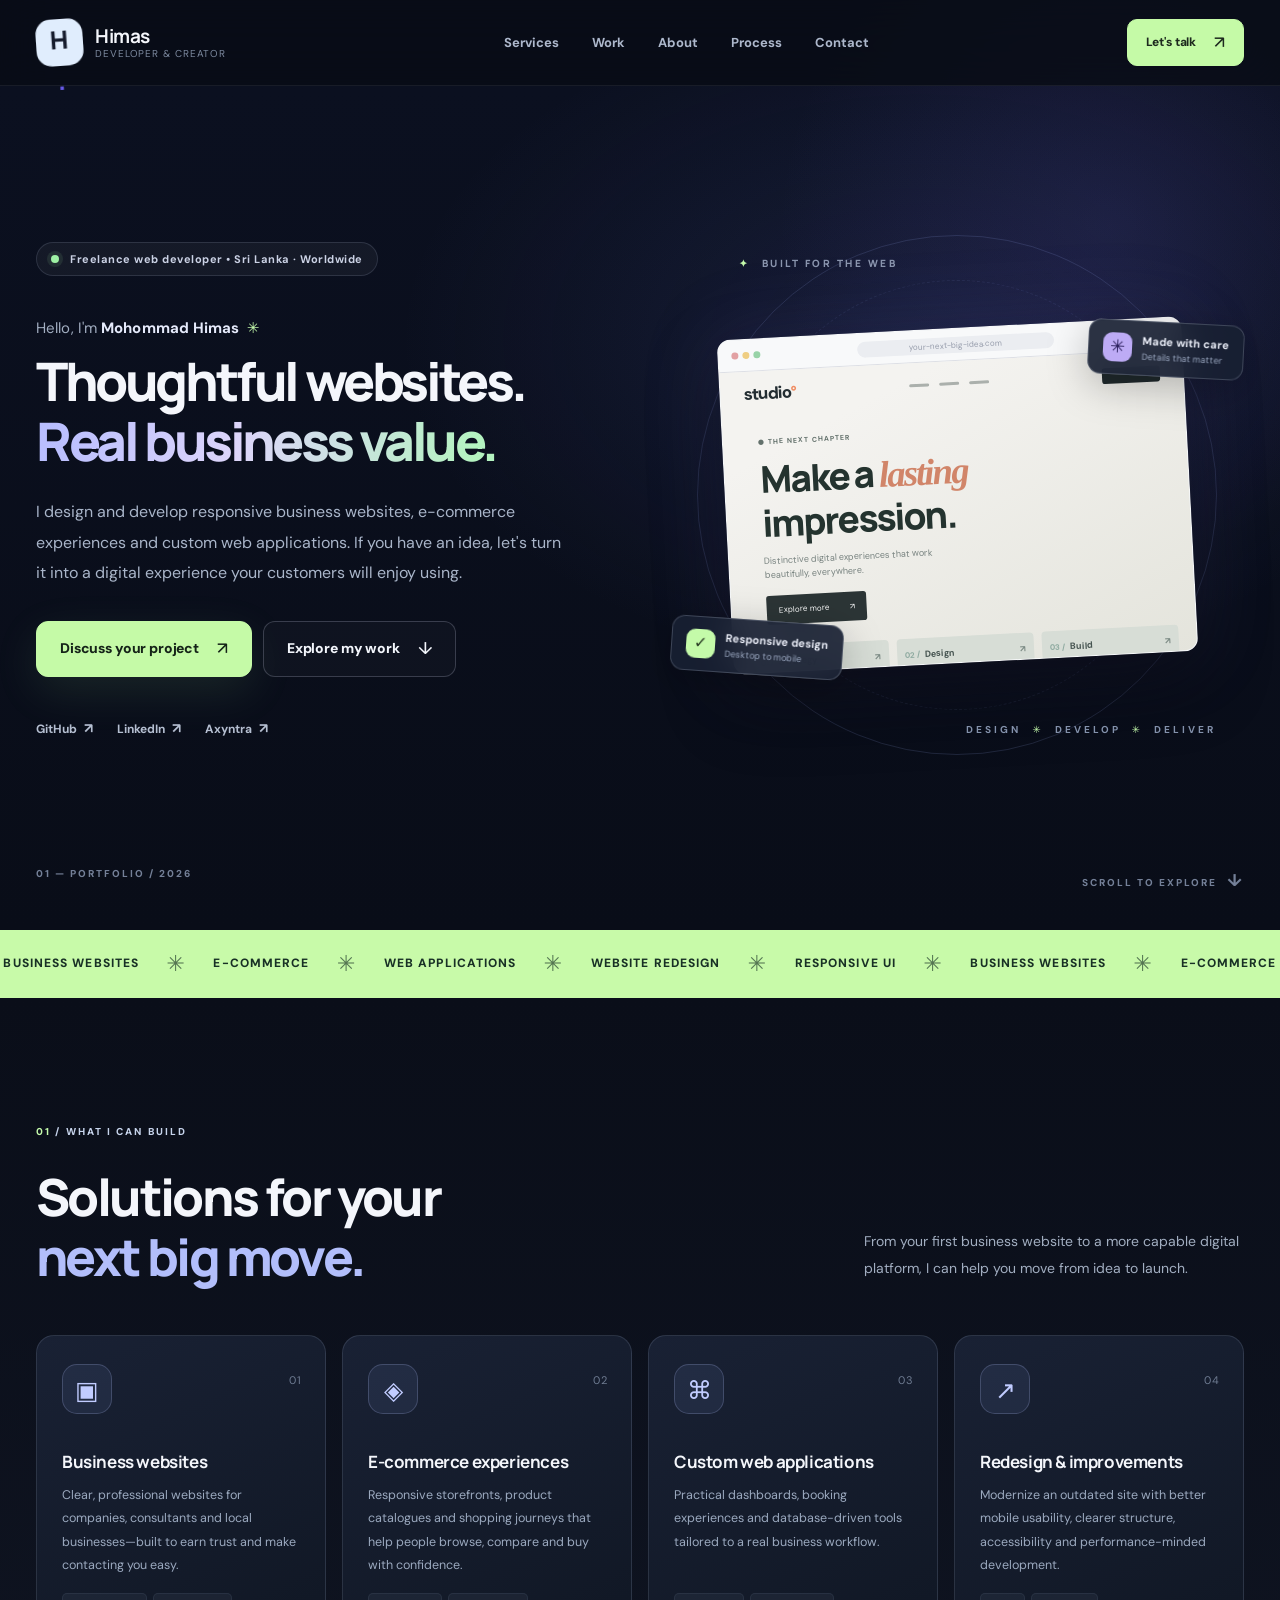
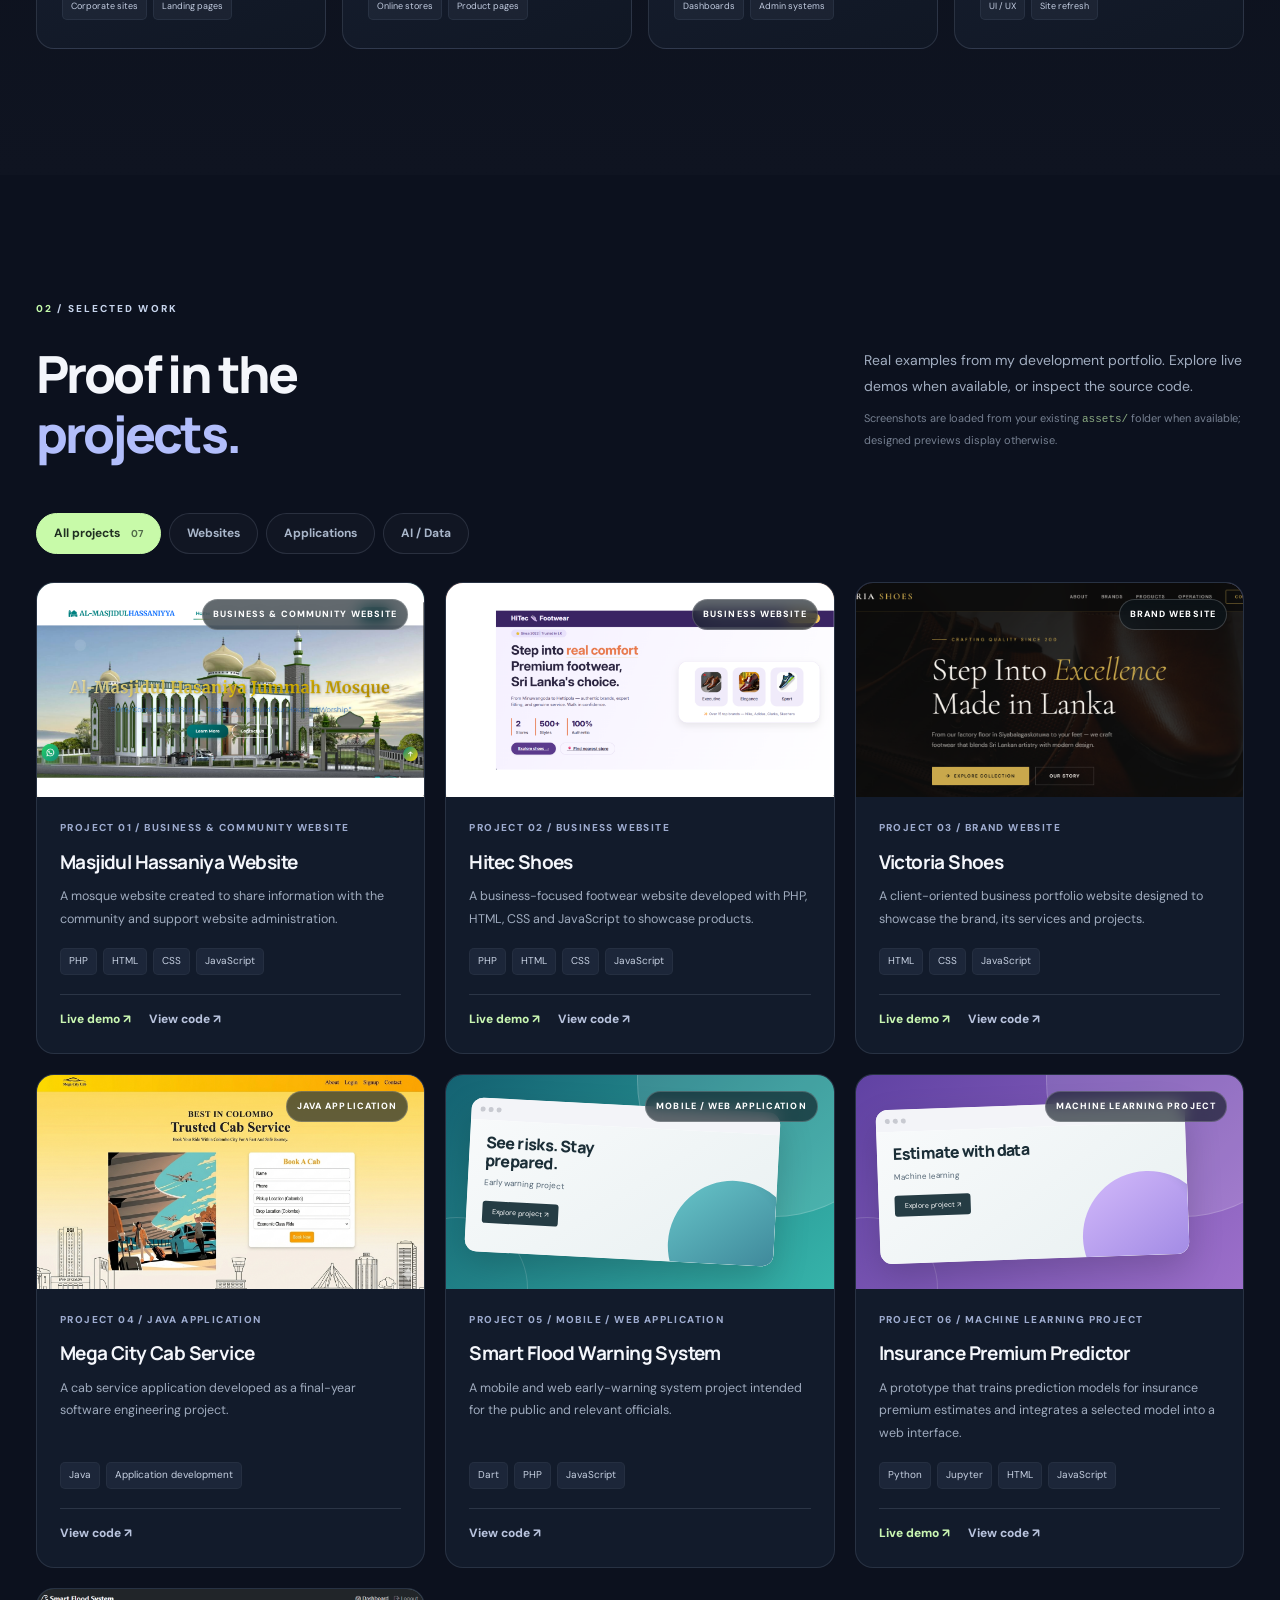
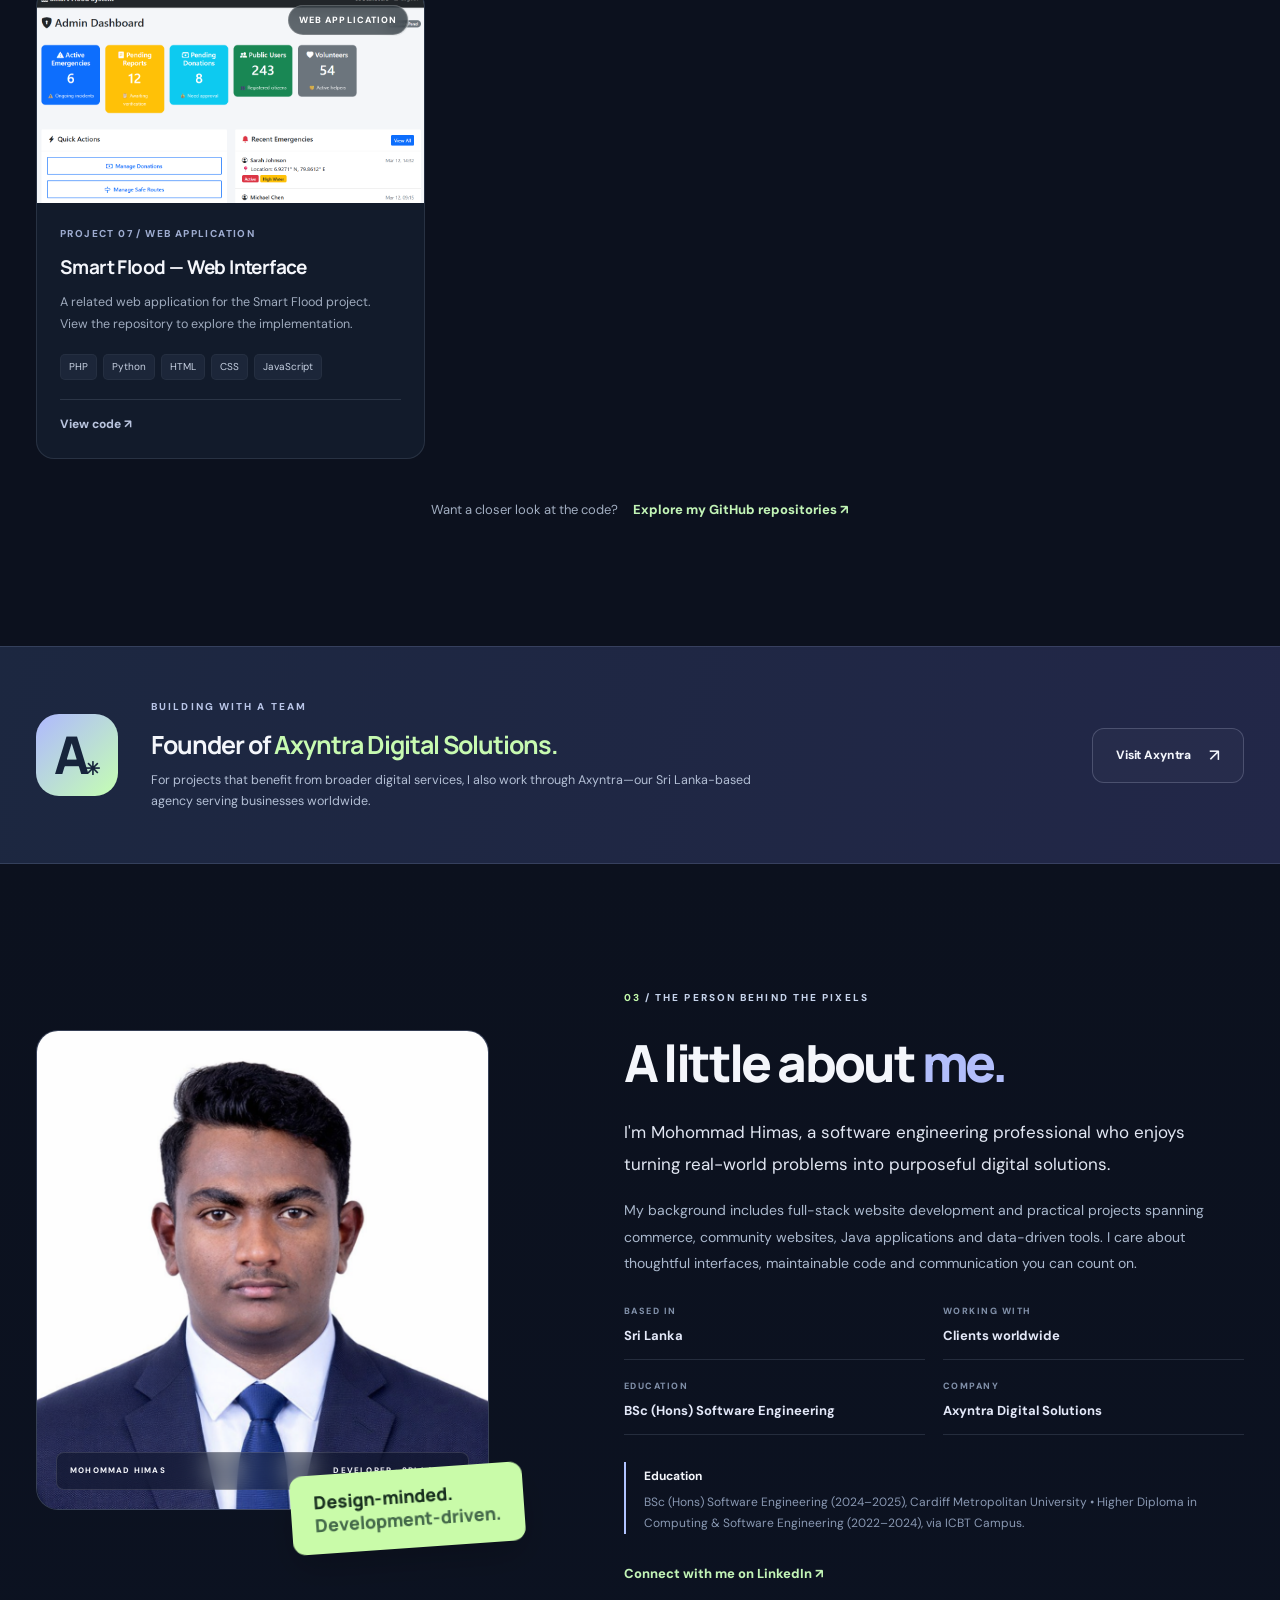
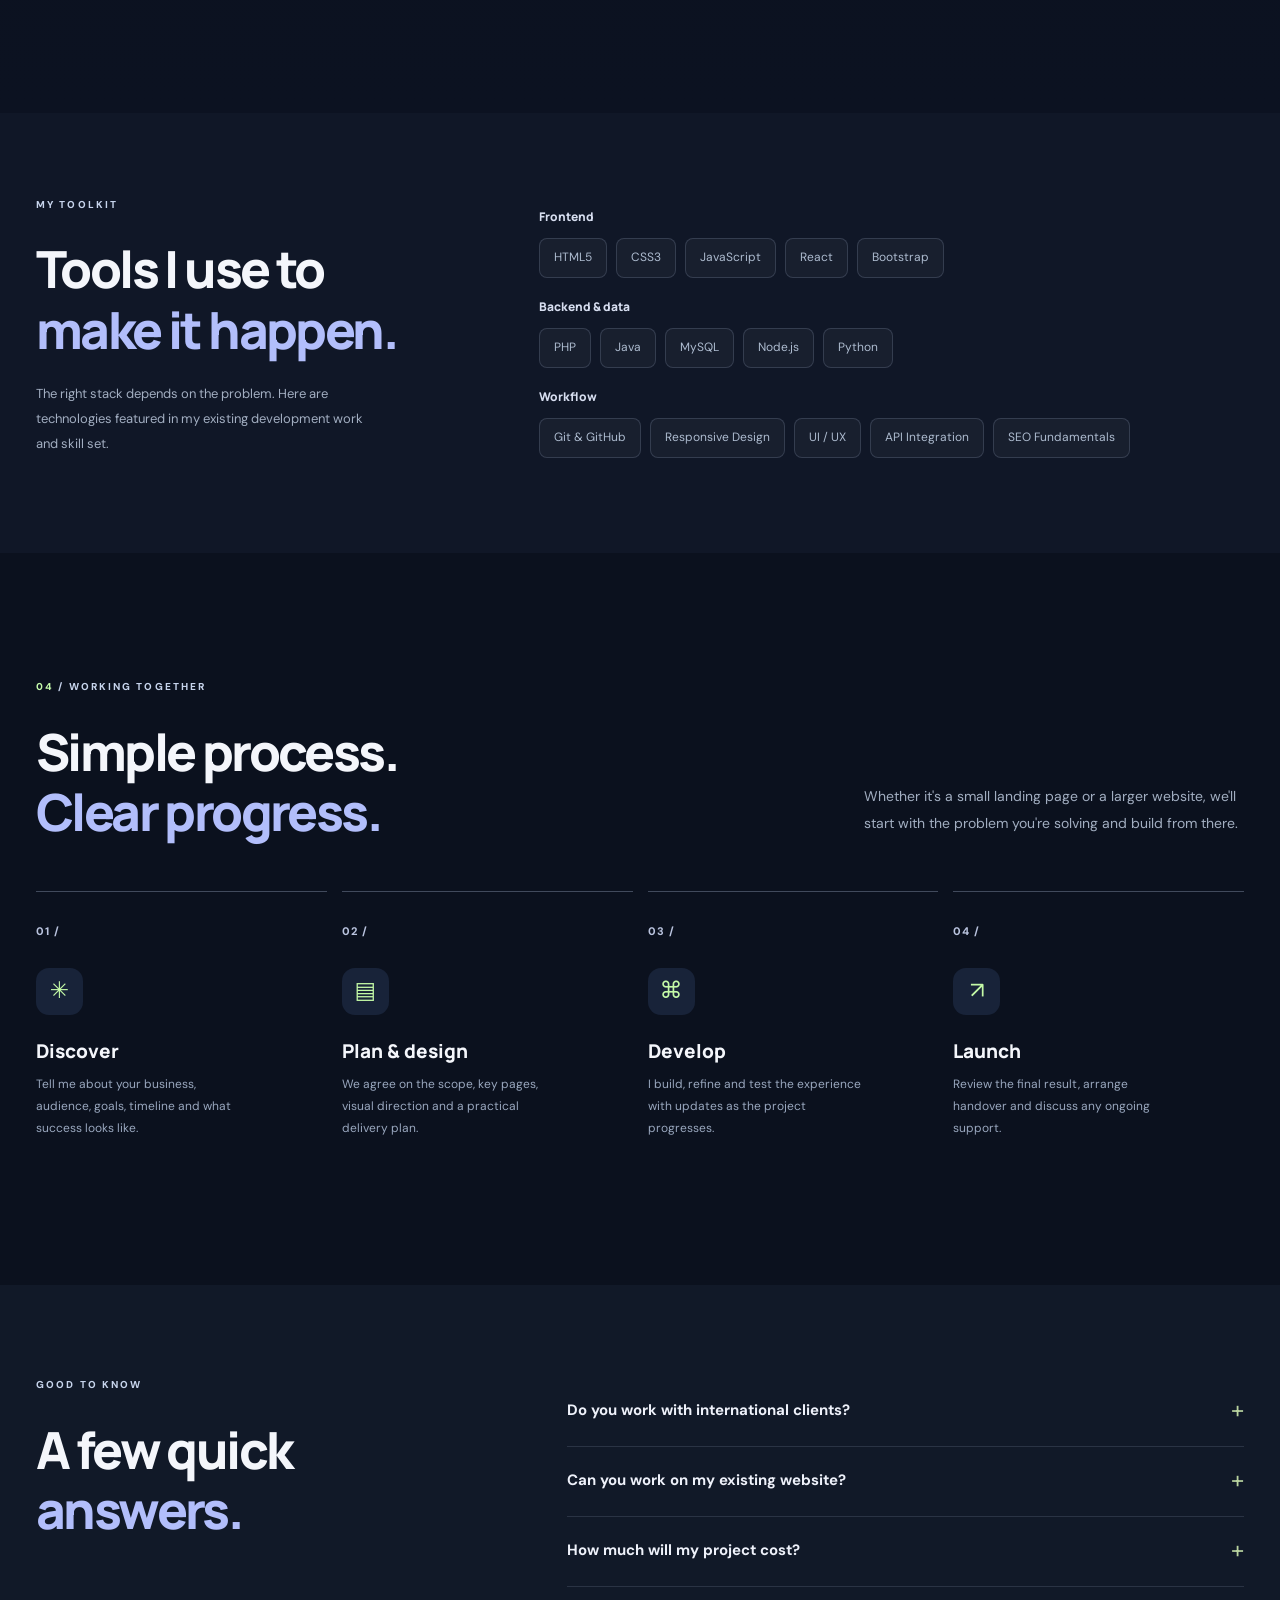
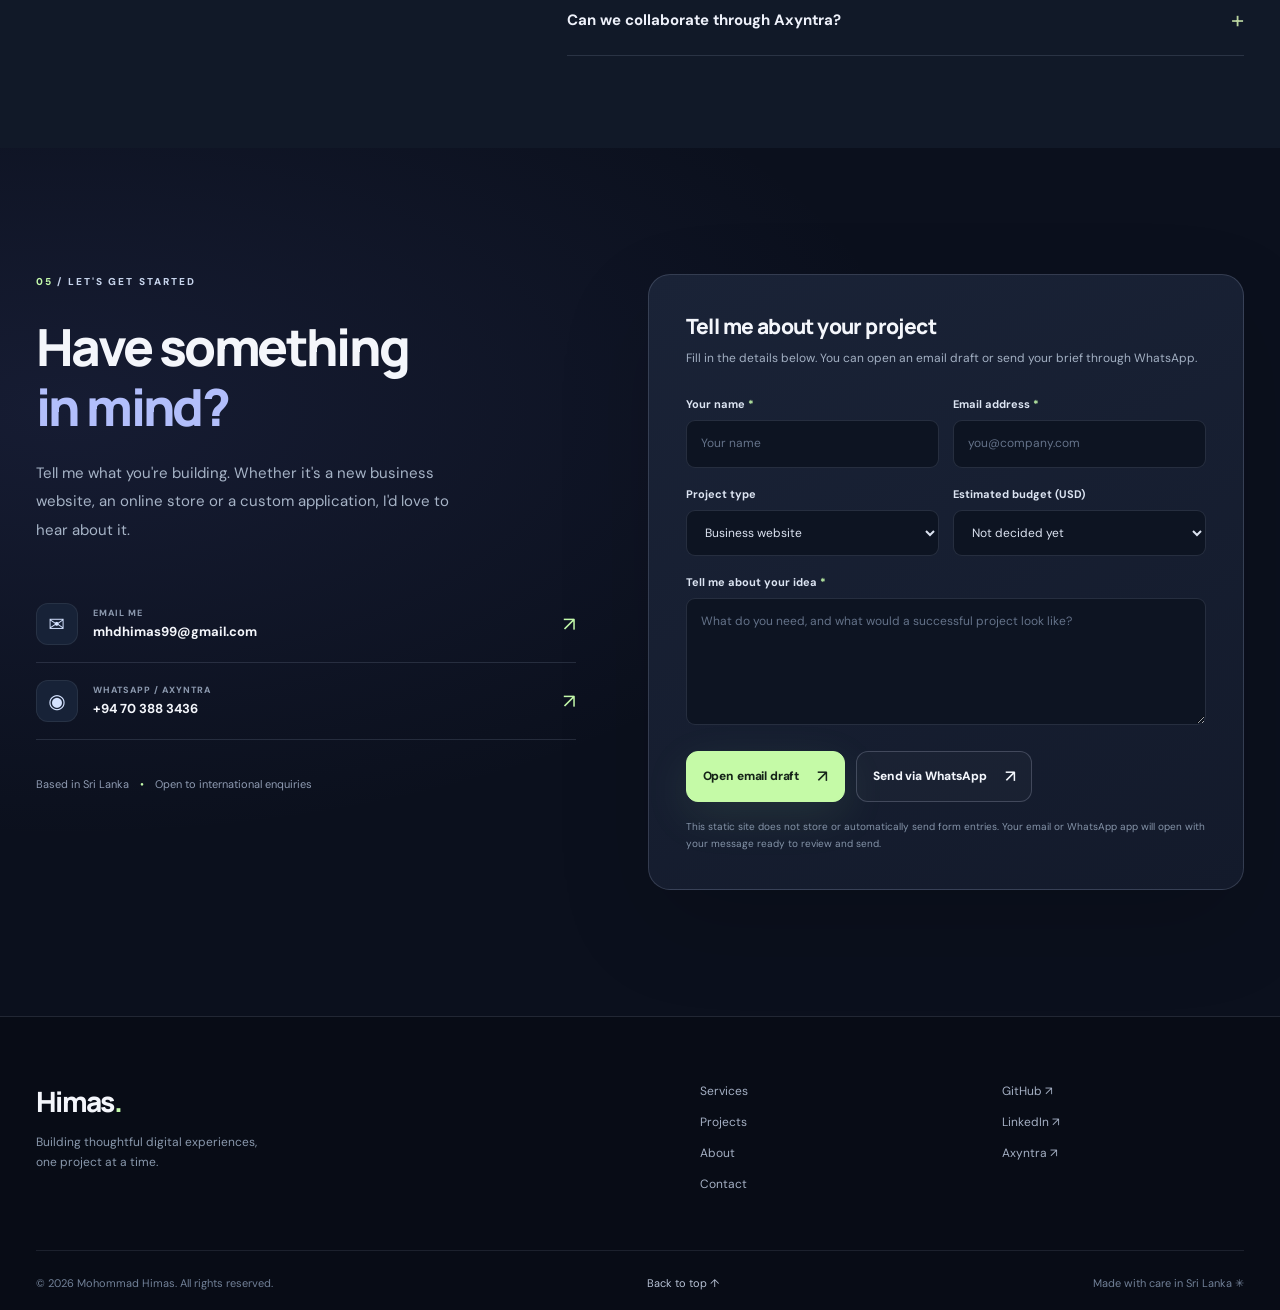
<file: Himas_Portfolio_Upgrade_GitHub_Pages/index.html>
<!doctype html>
<html lang="en">
<head>
  <meta charset="utf-8">
  <meta name="viewport" content="width=device-width, initial-scale=1">
  <meta name="theme-color" content="#090d18">
  <meta name="color-scheme" content="dark">
  <meta name="description" content="Mohommad Himas is a Sri Lanka-based freelance web developer and founder of Axyntra Digital Solutions. Explore business websites, e-commerce projects and custom web apps, and request a project quote.">
  <meta name="author" content="Mohommad Himas">
  <meta name="robots" content="index, follow">
  <link rel="canonical" href="https://himazs.github.io/Himas/">
  <meta property="og:type" content="website">
  <meta property="og:title" content="Mohommad Himas — Freelance Web Developer">
  <meta property="og:description" content="Modern websites, e-commerce experiences and custom web applications. Browse my work and tell me about your project.">
  <meta property="og:url" content="https://himazs.github.io/Himas/">
  <meta name="twitter:card" content="summary">
  <link rel="icon" type="image/svg+xml" href="./assets/favicon.svg">
  <link rel="preconnect" href="https://fonts.googleapis.com">
  <link rel="preconnect" href="https://fonts.gstatic.com" crossorigin>
  <link href="https://fonts.googleapis.com/css2?family=DM+Sans:wght@400;500;600;700&family=Manrope:wght@400;500;600;700;800&display=swap" rel="stylesheet">
  <link rel="stylesheet" href="./styles.css">
  <script type="application/ld+json">{"@context":"https://schema.org","@type":"Person","name":"Mohommad Himas","jobTitle":"Freelance Web Developer","url":"https://himazs.github.io/Himas/","email":"mailto:mhdhimas99@gmail.com","worksFor":{"@type":"Organization","name":"Axyntra Digital Solutions","url":"https://www.axyntra.lk/"},"sameAs":["https://github.com/Himazs","https://www.linkedin.com/in/mohammed-himas/"]}</script>
  <script src="./script.js" defer></script>
  <title>Mohommad Himas — Freelance Web Developer &amp; Axyntra Founder</title>
</head>
<body>
  <a class="skip-link" href="#main">Skip to content</a>
  <div class="site-shell">
    <header class="site-header" id="top">
      <div class="container nav-wrap">
        <a class="wordmark" href="#top" aria-label="Mohommad Himas, home">
          <span class="mark" aria-hidden="true">H<span>.</span></span>
          <span class="mark-text"><strong>Himas</strong><small>Developer &amp; creator</small></span>
        </a>
        <nav class="nav-links" id="primary-nav" aria-label="Primary navigation">
          <a href="#services">Services</a><a href="#work">Work</a><a href="#about">About</a><a href="#process">Process</a><a href="#contact">Contact</a>
        </nav>
        <a class="btn btn-small btn-header" href="#contact">Let's talk <span aria-hidden="true">↗</span></a>
        <button class="menu-toggle" type="button" aria-controls="primary-nav" aria-expanded="false" aria-label="Open navigation menu">
          <span></span><span></span><span></span>
        </button>
      </div>
    </header>

    <main id="main">
      <section class="hero" aria-labelledby="hero-title">
        <div class="hero-glow" aria-hidden="true"></div>
        <div class="container hero-grid">
          <div class="hero-copy">
            <div class="eyebrow"><span class="status-dot"></span> Freelance web developer • Sri Lanka · Worldwide</div>
            <p class="hero-hello">Hello, I'm <strong>Mohommad Himas</strong> <span class="wave" aria-hidden="true">✳</span></p>
            <h1 id="hero-title">Thoughtful websites.<br><em>Real business value.</em></h1>
            <p class="hero-description">I design and develop responsive business websites, e-commerce experiences and custom web applications. If you have an idea, let's turn it into a digital experience your customers will enjoy using.</p>
            <div class="hero-actions">
              <a href="#contact" class="btn btn-primary">Discuss your project <span aria-hidden="true">↗</span></a>
              <a href="#work" class="btn btn-outline">Explore my work <span aria-hidden="true">↓</span></a>
            </div>
            <div class="hero-socials" aria-label="Professional links">
              <a href="https://github.com/Himazs" target="_blank" rel="noopener noreferrer">GitHub <span aria-hidden="true">↗</span></a>
              <a href="https://www.linkedin.com/in/mohammed-himas/" target="_blank" rel="noopener noreferrer">LinkedIn <span aria-hidden="true">↗</span></a>
              <a href="https://www.axyntra.lk/" target="_blank" rel="noopener noreferrer">Axyntra <span aria-hidden="true">↗</span></a>
            </div>
          </div>
          <div class="hero-showcase" aria-label="Illustrative website design preview">
            <div class="orbit orbit-one"></div><div class="orbit orbit-two"></div>
            <div class="showcase-top-label"><span class="sparkle" aria-hidden="true">✦</span> BUILT FOR THE WEB</div>
            <div class="showcase-browser">
              <div class="browser-bar"><span class="browser-dots"><i></i><i></i><i></i></span><span class="browser-url">your-next-big-idea.com</span><span class="browser-menu">⋯</span></div>
              <div class="browser-inside">
                <div class="browser-header"><span class="demo-logo">studio<span>°</span></span><div class="demo-nav"><span></span><span></span><span></span></div><span class="demo-cta"></span></div>
                <div class="demo-main"><div class="demo-badge">● THE NEXT CHAPTER</div><h2>Make a <span>lasting</span><br>impression.</h2><p>Distinctive digital experiences that work beautifully, everywhere.</p><div class="demo-button">Explore more <span>↗</span></div></div>
                <div class="demo-cards"><div><span>01 /</span> Strategy <b>↗</b></div><div><span>02 /</span> Design <b>↗</b></div><div><span>03 /</span> Build <b>↗</b></div></div>
              </div>
            </div>
            <div class="float-card float-card-a"><span class="mini-ico">✓</span><span><strong>Responsive design</strong><small>Desktop to mobile</small></span></div>
            <div class="float-card float-card-b"><span class="mini-star">✳</span><span><strong>Made with care</strong><small>Details that matter</small></span></div>
            <div class="showcase-footer">DESIGN <span>✳</span> DEVELOP <span>✳</span> DELIVER</div>
          </div>
        </div>
        <div class="container hero-bottom"><span>01 — PORTFOLIO / 2026</span><span>SCROLL TO EXPLORE <span aria-hidden="true">↓</span></span></div>
      </section>

      <section class="ticker" aria-label="Primary services"><div class="ticker-inner"><span>Business Websites</span><i>✳</i><span>E-Commerce</span><i>✳</i><span>Web Applications</span><i>✳</i><span>Website Redesign</span><i>✳</i><span>Responsive UI</span><i>✳</i><span>Business Websites</span><i>✳</i><span>E-Commerce</span></div></section>

      <section class="section services-section" id="services" aria-labelledby="services-title">
        <div class="container">
          <div class="section-top"><div><p class="section-kicker"><span>01</span> / WHAT I CAN BUILD</p><h2 id="services-title" class="section-heading">Solutions for your<br><span>next big move.</span></h2></div><p class="section-intro">From your first business website to a more capable digital platform, I can help you move from idea to launch.</p></div>
          <div class="services-grid">
            <article class="service-card"><div class="service-icon">▣</div><div class="service-number">01</div><h3>Business websites</h3><p>Clear, professional websites for companies, consultants and local businesses—built to earn trust and make contacting you easy.</p><div class="service-tags"><span>Corporate sites</span><span>Landing pages</span></div></article>
            <article class="service-card"><div class="service-icon">◈</div><div class="service-number">02</div><h3>E-commerce experiences</h3><p>Responsive storefronts, product catalogues and shopping journeys that help people browse, compare and buy with confidence.</p><div class="service-tags"><span>Online stores</span><span>Product pages</span></div></article>
            <article class="service-card"><div class="service-icon">⌘</div><div class="service-number">03</div><h3>Custom web applications</h3><p>Practical dashboards, booking experiences and database-driven tools tailored to a real business workflow.</p><div class="service-tags"><span>Dashboards</span><span>Admin systems</span></div></article>
            <article class="service-card"><div class="service-icon">↗</div><div class="service-number">04</div><h3>Redesign &amp; improvements</h3><p>Modernize an outdated site with better mobile usability, clearer structure, accessibility and performance-minded development.</p><div class="service-tags"><span>UI / UX</span><span>Site refresh</span></div></article>
          </div>
        </div>
      </section>

      <section class="section work-section" id="work" aria-labelledby="work-title">
        <div class="container">
          <div class="section-top"><div><p class="section-kicker"><span>02</span> / SELECTED WORK</p><h2 class="section-heading" id="work-title">Proof in the<br><span>projects.</span></h2></div><div class="work-intro"><p>Real examples from my development portfolio. Explore live demos when available, or inspect the source code.</p><p class="work-note">Screenshots are loaded from your existing <code>assets/</code> folder when available; designed previews display otherwise.</p></div></div>
          <div class="filter-bar" role="group" aria-label="Filter portfolio projects">
            <button class="filter-chip is-active" type="button" data-filter="all" aria-pressed="true">All projects <span>07</span></button>
            <button class="filter-chip" type="button" data-filter="website" aria-pressed="false">Websites</button>
            <button class="filter-chip" type="button" data-filter="app" aria-pressed="false">Applications</button>
            <button class="filter-chip" type="button" data-filter="ai" aria-pressed="false">AI / Data</button>
          </div>
          <div class="projects-grid" id="project-grid">
            <!-- BEGIN PROJECT CARDS: editable in index.html -->
            <article class="project-card" data-category="website">
  <div class="project-visual mosque">
    <div class="project-preview" aria-hidden="true"><div class="preview-bar"><i></i><i></i><i></i></div><div class="preview-content"><div class="preview-title">A digital home for the community</div><div class="preview-subtitle">Website &amp; administration</div><div class="preview-pill">Explore project ↗</div><div class="preview-orb"></div></div></div>
    <img class="project-shot" src="./assets/mosque/palli.png" alt="Screenshot of Masjidul Hassaniya Website" loading="lazy" decoding="async">
    <span class="project-kind">Business &amp; Community Website</span>
  </div>
  <div class="project-info"><div class="project-meta">PROJECT 01 / Business &amp; Community Website</div><h3>Masjidul Hassaniya Website</h3><p>A mosque website created to share information with the community and support website administration.</p><div class="project-stack"><span>PHP</span><span>HTML</span><span>CSS</span><span>JavaScript</span></div><div class="project-links"><a href="https://www.masjidulhassaniya.lk/" target="_blank" rel="noopener noreferrer">Live demo ↗</a><a class="secondary-link" href="https://github.com/Himazs/masjidul_hasaniya_jumma_mosque" target="_blank" rel="noopener noreferrer">View code ↗</a></div></div>
</article>
<article class="project-card" data-category="website">
  <div class="project-visual hitec">
    <div class="project-preview" aria-hidden="true"><div class="preview-bar"><i></i><i></i><i></i></div><div class="preview-content"><div class="preview-title">Find your next favourite pair</div><div class="preview-subtitle">Footwear showcase</div><div class="preview-pill">Explore project ↗</div><div class="preview-orb"></div></div></div>
    <img class="project-shot" src="./assets/Hitec-Shoes/hero.png" alt="Screenshot of Hitec Shoes" loading="lazy" decoding="async">
    <span class="project-kind">Business Website</span>
  </div>
  <div class="project-info"><div class="project-meta">PROJECT 02 / Business Website</div><h3>Hitec Shoes</h3><p>A business-focused footwear website developed with PHP, HTML, CSS and JavaScript to showcase products.</p><div class="project-stack"><span>PHP</span><span>HTML</span><span>CSS</span><span>JavaScript</span></div><div class="project-links"><a href="https://himazs.github.io/Hitec-Shoes/" target="_blank" rel="noopener noreferrer">Live demo ↗</a><a class="secondary-link" href="https://github.com/Himazs/Hitec-Shoes" target="_blank" rel="noopener noreferrer">View code ↗</a></div></div>
</article>
<article class="project-card" data-category="website">
  <div class="project-visual victoria">
    <div class="project-preview" aria-hidden="true"><div class="preview-bar"><i></i><i></i><i></i></div><div class="preview-content"><div class="preview-title">Made to stand out</div><div class="preview-subtitle">Brand &amp; portfolio</div><div class="preview-pill">Explore project ↗</div><div class="preview-orb"></div></div></div>
    <img class="project-shot" src="./assets/Victoria/hero.png" alt="Screenshot of Victoria Shoes" loading="lazy" decoding="async">
    <span class="project-kind">Brand Website</span>
  </div>
  <div class="project-info"><div class="project-meta">PROJECT 03 / Brand Website</div><h3>Victoria Shoes</h3><p>A client-oriented business portfolio website designed to showcase the brand, its services and projects.</p><div class="project-stack"><span>HTML</span><span>CSS</span><span>JavaScript</span></div><div class="project-links"><a href="https://himazs.github.io/Victoria_Shoes/" target="_blank" rel="noopener noreferrer">Live demo ↗</a><a class="secondary-link" href="https://github.com/Himazs/Victoria_Shoes" target="_blank" rel="noopener noreferrer">View code ↗</a></div></div>
</article>
<article class="project-card" data-category="app">
  <div class="project-visual megacity">
    <div class="project-preview" aria-hidden="true"><div class="preview-bar"><i></i><i></i><i></i></div><div class="preview-content"><div class="preview-title">Your journey, simplified</div><div class="preview-subtitle">Cab service application</div><div class="preview-pill">Explore project ↗</div><div class="preview-orb"></div></div></div>
    <img class="project-shot" src="./assets/Megacity/cab.png" alt="Screenshot of Mega City Cab Service" loading="lazy" decoding="async">
    <span class="project-kind">Java Application</span>
  </div>
  <div class="project-info"><div class="project-meta">PROJECT 04 / Java Application</div><h3>Mega City Cab Service</h3><p>A cab service application developed as a final-year software engineering project.</p><div class="project-stack"><span>Java</span><span>Application development</span></div><div class="project-links"><a class="secondary-link" href="https://github.com/Himazs/MegacitycabService" target="_blank" rel="noopener noreferrer">View code ↗</a></div></div>
</article>
<article class="project-card" data-category="app">
  <div class="project-visual flood">
    <div class="project-preview" aria-hidden="true"><div class="preview-bar"><i></i><i></i><i></i></div><div class="preview-content"><div class="preview-title">See risks. Stay prepared.</div><div class="preview-subtitle">Early warning project</div><div class="preview-pill">Explore project ↗</div><div class="preview-orb"></div></div></div>
    <img class="project-shot" src="./assets/Smart_Flood/home.png" alt="Screenshot of Smart Flood Warning System" loading="lazy" decoding="async">
    <span class="project-kind">Mobile / Web Application</span>
  </div>
  <div class="project-info"><div class="project-meta">PROJECT 05 / Mobile / Web Application</div><h3>Smart Flood Warning System</h3><p>A mobile and web early-warning system project intended for the public and relevant officials.</p><div class="project-stack"><span>Dart</span><span>PHP</span><span>JavaScript</span></div><div class="project-links"><a class="secondary-link" href="https://github.com/Himazs/Smart_Flood" target="_blank" rel="noopener noreferrer">View code ↗</a></div></div>
</article>
<article class="project-card" data-category="ai">
  <div class="project-visual insurance">
    <div class="project-preview" aria-hidden="true"><div class="preview-bar"><i></i><i></i><i></i></div><div class="preview-content"><div class="preview-title">Estimate with data</div><div class="preview-subtitle">Machine learning</div><div class="preview-pill">Explore project ↗</div><div class="preview-orb"></div></div></div>
    <img class="project-shot" src="./assets/Insurance/iq.png" alt="Screenshot of Insurance Premium Predictor" loading="lazy" decoding="async">
    <span class="project-kind">Machine Learning Project</span>
  </div>
  <div class="project-info"><div class="project-meta">PROJECT 06 / Machine Learning Project</div><h3>Insurance Premium Predictor</h3><p>A prototype that trains prediction models for insurance premium estimates and integrates a selected model into a web interface.</p><div class="project-stack"><span>Python</span><span>Jupyter</span><span>HTML</span><span>JavaScript</span></div><div class="project-links"><a href="https://himazs.github.io/Insurance_Amount_Prediction/" target="_blank" rel="noopener noreferrer">Live demo ↗</a><a class="secondary-link" href="https://github.com/Himazs/Insurance_Amount_Prediction" target="_blank" rel="noopener noreferrer">View code ↗</a></div></div>
</article>
<article class="project-card" data-category="app">
  <div class="project-visual floodweb">
    <div class="project-preview" aria-hidden="true"><div class="preview-bar"><i></i><i></i><i></i></div><div class="preview-content"><div class="preview-title">Information when it matters</div><div class="preview-subtitle">Flood monitoring interface</div><div class="preview-pill">Explore project ↗</div><div class="preview-orb"></div></div></div>
    <img class="project-shot" src="./assets/Smart_Flood/web.png" alt="Screenshot of Smart Flood — Web Interface" loading="lazy" decoding="async">
    <span class="project-kind">Web Application</span>
  </div>
  <div class="project-info"><div class="project-meta">PROJECT 07 / Web Application</div><h3>Smart Flood — Web Interface</h3><p>A related web application for the Smart Flood project. View the repository to explore the implementation.</p><div class="project-stack"><span>PHP</span><span>Python</span><span>HTML</span><span>CSS</span><span>JavaScript</span></div><div class="project-links"><a class="secondary-link" href="https://github.com/Himazs/Smart_Flood_Webapp" target="_blank" rel="noopener noreferrer">View code ↗</a></div></div>
</article>
            <!-- END PROJECT CARDS -->
          </div>
          <div class="work-bottom"><span>Want a closer look at the code?</span><a href="https://github.com/Himazs?tab=repositories" target="_blank" rel="noopener noreferrer" class="text-link">Explore my GitHub repositories ↗</a></div>
        </div>
      </section>

      <section class="agency-strip" aria-labelledby="agency-title"><div class="container agency-grid"><div class="agency-logo" aria-hidden="true">A<span>✳</span></div><div><p class="section-kicker">BUILDING WITH A TEAM</p><h2 id="agency-title">Founder of <span>Axyntra Digital Solutions.</span></h2><p>For projects that benefit from broader digital services, I also work through Axyntra—our Sri Lanka-based agency serving businesses worldwide.</p></div><a href="https://www.axyntra.lk/" class="btn btn-outline agency-btn" target="_blank" rel="noopener noreferrer">Visit Axyntra <span aria-hidden="true">↗</span></a></div></section>

      <section class="section about-section" id="about" aria-labelledby="about-title"><div class="container about-grid">
        <div class="about-visual"><div class="portrait-panel"><div class="portrait-halo"></div><div class="portrait-monogram" aria-hidden="true">MH<span>.</span></div><img class="portrait-image" src="./profile.png" alt="Portrait of Mohommad Himas" loading="lazy"><div class="portrait-caption"><span>MOHOMMAD HIMAS</span><span>DEVELOPER · SRI LANKA</span></div></div><div class="about-note">Design-minded.<br><span>Development-driven.</span></div></div>
        <div class="about-copy"><p class="section-kicker"><span>03</span> / THE PERSON BEHIND THE PIXELS</p><h2 id="about-title" class="section-heading">A little about <span>me.</span></h2><p class="about-lead">I'm Mohommad Himas, a software engineering professional who enjoys turning real-world problems into purposeful digital solutions.</p><p>My background includes full-stack website development and practical projects spanning commerce, community websites, Java applications and data-driven tools. I care about thoughtful interfaces, maintainable code and communication you can count on.</p><div class="facts-grid"><div><span class="fact-label">BASED IN</span><strong>Sri Lanka</strong></div><div><span class="fact-label">WORKING WITH</span><strong>Clients worldwide</strong></div><div><span class="fact-label">EDUCATION</span><strong>BSc (Hons) Software Engineering</strong></div><div><span class="fact-label">COMPANY</span><strong>Axyntra Digital Solutions</strong></div></div><div class="education-note"><strong>Education</strong><p>BSc (Hons) Software Engineering (2024–2025), Cardiff Metropolitan University • Higher Diploma in Computing &amp; Software Engineering (2022–2024), via ICBT Campus.</p></div><a class="text-link" href="https://www.linkedin.com/in/mohammed-himas/" target="_blank" rel="noopener noreferrer">Connect with me on LinkedIn ↗</a></div>
      </div></section>

      <section class="section toolkit-section" aria-labelledby="toolkit-title"><div class="container toolkit-wrap"><div><p class="section-kicker">MY TOOLKIT</p><h2 class="section-heading" id="toolkit-title">Tools I use to<br><span>make it happen.</span></h2><p class="toolkit-intro">The right stack depends on the problem. Here are technologies featured in my existing development work and skill set.</p></div><div class="toolkit-items"><div class="toolkit-group"><h3>Frontend</h3><div class="chips"><span>HTML5</span><span>CSS3</span><span>JavaScript</span><span>React</span><span>Bootstrap</span></div></div><div class="toolkit-group"><h3>Backend &amp; data</h3><div class="chips"><span>PHP</span><span>Java</span><span>MySQL</span><span>Node.js</span><span>Python</span></div></div><div class="toolkit-group"><h3>Workflow</h3><div class="chips"><span>Git &amp; GitHub</span><span>Responsive Design</span><span>UI / UX</span><span>API Integration</span><span>SEO Fundamentals</span></div></div></div></div></section>

      <section class="section process-section" id="process" aria-labelledby="process-title"><div class="container"><div class="section-top"><div><p class="section-kicker"><span>04</span> / WORKING TOGETHER</p><h2 class="section-heading" id="process-title">Simple process.<br><span>Clear progress.</span></h2></div><p class="section-intro">Whether it's a small landing page or a larger website, we'll start with the problem you're solving and build from there.</p></div><div class="process-grid"><div class="process-step"><span class="step-index">01 /</span><div class="step-symbol">✳</div><h3>Discover</h3><p>Tell me about your business, audience, goals, timeline and what success looks like.</p></div><div class="process-step"><span class="step-index">02 /</span><div class="step-symbol">▤</div><h3>Plan &amp; design</h3><p>We agree on the scope, key pages, visual direction and a practical delivery plan.</p></div><div class="process-step"><span class="step-index">03 /</span><div class="step-symbol">⌘</div><h3>Develop</h3><p>I build, refine and test the experience with updates as the project progresses.</p></div><div class="process-step"><span class="step-index">04 /</span><div class="step-symbol">↗</div><h3>Launch</h3><p>Review the final result, arrange handover and discuss any ongoing support.</p></div></div></div></section>

      <section class="section faq-section" aria-labelledby="faq-title"><div class="container faq-grid"><div><p class="section-kicker">GOOD TO KNOW</p><h2 class="section-heading" id="faq-title">A few quick<br><span>answers.</span></h2></div><div class="faq-list"><details><summary>Do you work with international clients?<span>+</span></summary><p>Yes. I'm based in Sri Lanka and open to discussing remote website and application projects with clients worldwide.</p></details><details><summary>Can you work on my existing website?<span>+</span></summary><p>Yes. Share the website URL and the improvements you need. I'll review the scope and suggest a suitable approach.</p></details><details><summary>How much will my project cost?<span>+</span></summary><p>Pricing depends on the required pages, features, integrations and delivery timeline. Send your requirements for a tailored quotation.</p></details><details><summary>Can we collaborate through Axyntra?<span>+</span></summary><p>Yes. For wider digital needs, we can discuss working through Axyntra Digital Solutions.</p></details></div></div></section>

      <section class="section contact-section" id="contact" aria-labelledby="contact-title"><div class="container contact-grid"><div class="contact-copy"><p class="section-kicker"><span>05</span> / LET'S GET STARTED</p><h2 class="section-heading" id="contact-title">Have something<br><span>in mind?</span></h2><p>Tell me what you're building. Whether it's a new business website, an online store or a custom application, I'd love to hear about it.</p><div class="contact-methods"><a href="mailto:mhdhimas99@gmail.com"><span class="contact-method-icon">✉</span><span><small>EMAIL ME</small><strong>mhdhimas99@gmail.com</strong></span><span class="method-arrow">↗</span></a><a href="https://wa.me/94703883436" target="_blank" rel="noopener noreferrer"><span class="contact-method-icon">◉</span><span><small>WHATSAPP / AXYNTRA</small><strong>+94 70 388 3436</strong></span><span class="method-arrow">↗</span></a></div><div class="contact-outro">Based in Sri Lanka <span>•</span> Open to international enquiries</div></div>
        <div class="form-panel"><div class="form-heading"><h3>Tell me about your project</h3><p>Fill in the details below. You can open an email draft or send your brief through WhatsApp.</p></div><form id="inquiry-form"><div class="form-row"><div class="field"><label for="client-name">Your name <span>*</span></label><input id="client-name" name="name" type="text" autocomplete="name" required maxlength="120" placeholder="Your name"></div><div class="field"><label for="client-email">Email address <span>*</span></label><input id="client-email" name="email" type="email" autocomplete="email" required maxlength="180" placeholder="you@company.com"></div></div><div class="form-row"><div class="field"><label for="project-kind">Project type</label><select id="project-kind" name="type"><option value="Business website">Business website</option><option value="E-commerce website">E-commerce website</option><option value="Custom web app">Custom web application</option><option value="Website redesign">Website redesign</option><option value="Other / not sure">Other / not sure</option></select></div><div class="field"><label for="project-budget">Estimated budget (USD)</label><select id="project-budget" name="budget"><option value="Not decided">Not decided yet</option><option value="Under $250">Under $250</option><option value="$250–$500">$250–$500</option><option value="$500–$1,000">$500–$1,000</option><option value="$1,000–$3,000">$1,000–$3,000</option><option value="$3,000+">$3,000+</option></select></div></div><div class="field"><label for="project-details">Tell me about your idea <span>*</span></label><textarea id="project-details" name="details" rows="5" required minlength="10" maxlength="3000" placeholder="What do you need, and what would a successful project look like?"></textarea></div><div class="form-actions"><button type="submit" class="btn btn-primary">Open email draft <span aria-hidden="true">↗</span></button><button class="btn btn-outline" type="button" id="whatsapp-brief">Send via WhatsApp <span aria-hidden="true">↗</span></button></div><p class="form-disclaimer" id="form-notice" role="status">This static site does not store or automatically send form entries. Your email or WhatsApp app will open with your message ready to review and send.</p></form></div>
      </div></section>
    </main>

    <footer class="site-footer"><div class="container"><div class="footer-top"><div><a class="footer-brand" href="#top">Himas<span>.</span></a><p>Building thoughtful digital experiences, one project at a time.</p></div><div class="footer-links" aria-label="Footer links"><a href="#services">Services</a><a href="#work">Projects</a><a href="#about">About</a><a href="#contact">Contact</a></div><div class="footer-links" aria-label="External links"><a href="https://github.com/Himazs" target="_blank" rel="noopener noreferrer">GitHub ↗</a><a href="https://www.linkedin.com/in/mohammed-himas/" target="_blank" rel="noopener noreferrer">LinkedIn ↗</a><a href="https://www.axyntra.lk/" target="_blank" rel="noopener noreferrer">Axyntra ↗</a></div></div><div class="footer-bottom"><span>© <span id="year">2026</span> Mohommad Himas. All rights reserved.</span><a href="#top">Back to top ↑</a><span>Made with care in Sri Lanka ✳</span></div></div></footer>
  </div>
</body>
</html>
</file>
<file: Himas_Portfolio_Upgrade_GitHub_Pages/styles.css>
/* Himas Portfolio 2026 — no CSS frameworks required */
:root{--bg:#090d18;--bg-soft:#0e1422;--panel:#111829;--panel-2:#151e31;--text:#f4f6fb;--muted:#a2aec1;--muted-2:#7d8a9f;--stroke:rgba(208,221,255,.13);--brand:#a4b6ff;--mint:#c4faab;--violet:#bfa8ff;--max:1220px;--radius:22px;--easing:cubic-bezier(.2,.8,.2,1)}
*{box-sizing:border-box}html{scroll-behavior:smooth;scroll-padding-top:90px}body{margin:0;background:var(--bg);color:var(--text);font-family:'DM Sans',system-ui,-apple-system,sans-serif;line-height:1.65;-webkit-font-smoothing:antialiased}body.menu-open{overflow:hidden}::selection{background:#b7c8fe;color:#0b1022}a{color:inherit;text-decoration:none}button,input,select,textarea{font:inherit}button{cursor:pointer}img{max-width:100%}p,h1,h2,h3{margin-top:0}button:focus-visible,a:focus-visible,input:focus-visible,select:focus-visible,textarea:focus-visible,summary:focus-visible{outline:3px solid var(--mint);outline-offset:4px}.container{width:min(var(--max),calc(100% - 72px));margin-inline:auto}.skip-link{position:absolute;top:-80px;left:20px;z-index:99999;background:white;color:black;padding:12px;border-radius:8px}.skip-link:focus{top:12px}.site-shell{overflow:clip}.site-header{position:sticky;top:0;z-index:100;background:rgba(9,13,24,.79);border-bottom:1px solid rgba(221,231,255,.07);backdrop-filter:blur(24px);-webkit-backdrop-filter:blur(24px)}.site-header.is-scrolled{background:rgba(9,13,24,.94);box-shadow:0 15px 35px rgba(0,0,0,.16)}.nav-wrap{height:85px;display:flex;align-items:center;gap:28px}.wordmark{display:flex;align-items:center;gap:12px;min-width:210px}.mark{height:47px;width:47px;border-radius:15px;background:#e0edfd;color:#151b2c;display:grid;place-items:center;font-family:Manrope,sans-serif;font-weight:800;font-size:25px;letter-spacing:-3px;padding-right:4px;transform:rotate(-4deg)}.mark span{color:#695bea}.mark-text{display:flex;flex-direction:column;gap:0;line-height:1.2}.mark-text strong{font-family:Manrope,sans-serif;font-size:19px;letter-spacing:-.5px}.mark-text small{color:var(--muted-2);font-size:10px;letter-spacing:.9px;text-transform:uppercase}.nav-links{display:flex;gap:33px;align-items:center;margin-inline:auto}.nav-links a{font-size:13px;font-weight:700;color:#adb8cc;transition:color .2s}.nav-links a:hover,.nav-links a.is-current{color:#fff}.btn{display:inline-flex;align-items:center;justify-content:center;gap:18px;border-radius:12px;padding:15px 23px;font-size:14px;font-weight:800;line-height:1.4;letter-spacing:-.15px;border:1px solid transparent;transition:transform .25s var(--easing),background .25s,border-color .25s,color .25s;text-align:center;white-space:nowrap}.btn:hover{transform:translateY(-3px)}.btn span:last-child{font-size:17px;font-weight:500}.btn-primary{background:#c5faa7;color:#152318;border-color:#c5faa7;box-shadow:0 14px 45px rgba(167,248,155,.1)}.btn-primary:hover{background:#defcc9;border-color:#defcc9}.btn-outline{border-color:rgba(223,231,252,.2);background:rgba(255,255,255,.025);color:#f3f6fc}.btn-outline:hover{border-color:#aebdf5;background:rgba(158,177,255,.08)}.btn-small{padding:11px 18px;font-size:12px;border:1px solid #c5faa7;background:#c5faa7;color:#1d291e;border-radius:10px}.menu-toggle{display:none;border:0;background:none;padding:10px}.menu-toggle span{height:2px;width:24px;background:white;display:block;margin:5px 0;border-radius:2px;transition:transform .25s,opacity .25s}
/* HERO */
.hero{position:relative;min-height:690px;padding-top:116px;padding-bottom:36px;background:radial-gradient(ellipse at 72% 30%,rgba(87,98,186,.17),transparent 40%),linear-gradient(180deg,#0b1020,#090d18)}.hero-glow{pointer-events:none;position:absolute;width:700px;height:700px;top:-210px;right:-180px;border-radius:50%;background:radial-gradient(circle,rgba(96,87,196,.16),transparent 67%)}.hero-grid{display:grid;grid-template-columns:1.02fr .98fr;gap:38px;align-items:center}.hero-copy{padding:40px 0 48px;position:relative;z-index:2}.eyebrow{display:inline-flex;align-items:center;gap:11px;color:#cbd2e5;background:rgba(255,255,255,.045);border:1px solid var(--stroke);padding:7px 14px;border-radius:100px;font-size:11px;font-weight:700;letter-spacing:.5px;margin-bottom:40px}.status-dot{width:8px;height:8px;background:#9df1a4;border-radius:50%;box-shadow:0 0 0 4px rgba(153,235,160,.1)}.hero-hello{font-size:15px;letter-spacing:.1px;color:var(--muted);margin-bottom:10px}.hero-hello strong{color:#e5eafb}.wave{color:var(--mint);margin-left:3px}.hero h1{font-family:Manrope,sans-serif;font-weight:800;font-size:clamp(42px,4.15vw,67px);line-height:1.14;letter-spacing:-3.4px;margin-bottom:25px}.hero h1 em{font-style:normal;background:linear-gradient(98deg,#b9befe 4%,#ddd5fa 44%,#b4f3c0 95%);background-clip:text;-webkit-background-clip:text;color:transparent}.hero-description{max-width:525px;color:#a9b5c9;font-size:16px;line-height:1.92;margin-bottom:32px}.hero-actions{display:flex;gap:11px;flex-wrap:wrap}.hero-socials{display:flex;gap:24px;margin-top:40px}.hero-socials a{font-size:12px;font-weight:700;color:#b5bfd1;transition:color .2s}.hero-socials a:hover{color:var(--mint)}.hero-socials span{font-size:14px;margin-left:4px}.hero-bottom{display:flex;justify-content:space-between;padding-top:78px;color:#748098;letter-spacing:2px;font-size:10px;font-weight:800}.hero-bottom span span{font-size:17px;margin-left:6px}.hero-showcase{height:500px;position:relative;display:flex;align-items:center;justify-content:center;isolation:isolate}.orbit{position:absolute;border:1px solid rgba(163,178,254,.15);border-radius:50%;width:520px;height:520px;left:50%;top:50%;transform:translate(-50%,-50%);z-index:-1}.orbit-two{width:430px;height:430px;border-style:dashed;opacity:.6}.showcase-top-label{position:absolute;top:10px;left:68px;color:#8b96ae;font-family:Manrope,sans-serif;font-size:10px;letter-spacing:2.5px;font-weight:800}.sparkle{color:var(--mint);margin-right:8px}.showcase-footer{position:absolute;bottom:7px;right:28px;font-size:10px;color:#8492ac;letter-spacing:3px;font-weight:700}.showcase-footer span{color:var(--mint);padding:0 6px}.showcase-browser{width:465px;max-width:93%;height:335px;border-radius:13px;background:#eef1f3;border:1px solid rgba(255,255,255,.47);box-shadow:0 28px 70px rgba(0,0,0,.43),0 0 80px rgba(106,104,211,.18);transform:rotate(-3deg);overflow:hidden;position:relative;transition:transform .5s var(--easing)}.hero-showcase:hover .showcase-browser{transform:rotate(-1deg) translateY(-6px)}.browser-bar{height:32px;background:#f8f9fa;border-bottom:1px solid #dddfe5;display:flex;align-items:center;justify-content:space-between;padding:0 13px;color:#a0a4b4}.browser-dots{display:flex;gap:4px}.browser-dots i{width:7px;height:7px;border-radius:50%;background:#e2a1a3}.browser-dots i:nth-child(2){background:#efce83}.browser-dots i:nth-child(3){background:#98d3a7}.browser-url{background:#ebedf1;border-radius:30px;font-size:8px;text-align:center;width:45%;padding:4px;color:#969cab;line-height:1}.browser-menu{font-size:17px;line-height:1}.browser-inside{height:calc(100% - 32px);background:linear-gradient(155deg,#f4f3f0 20%,#e4e4dc)}.browser-header{height:45px;display:flex;align-items:center;justify-content:space-between;padding:0 23px}.demo-logo{font-size:17px;font-weight:800;color:#232d32;letter-spacing:-1px}.demo-logo span{color:#f08d63}.demo-nav{display:flex;gap:10px}.demo-nav span{height:3px;background:#abb0ac;width:20px;border-radius:4px}.demo-cta{width:58px;height:16px;background:#1f292c;border-radius:3px}.demo-main{padding:20px 35px 13px;position:relative}.demo-badge{font-size:7px;font-weight:700;color:#63716c;letter-spacing:1px}.demo-main h2{font-family:Manrope,sans-serif;color:#24332f;font-size:37px;letter-spacing:-2px;line-height:1.14;margin:10px 0 10px;font-weight:800}.demo-main h2 span{color:#d18569;font-style:italic;font-family:Georgia,serif}.demo-main p{font-size:9px;color:#77827f;margin:0 0 13px;width:180px;line-height:1.6}.demo-button{font-size:8px;color:white;background:#2b3435;padding:8px 12px;width:max-content;border-radius:3px}.demo-button span{margin-left:18px}.demo-cards{display:flex;gap:8px;margin:8px 18px}.demo-cards div{flex:1;background:#d7ddd6;color:#455350;padding:9px 8px;font-size:9px;font-weight:700;display:flex;gap:5px;align-items:center;border-radius:4px}.demo-cards span{color:#8eaaa0;font-size:8px}.demo-cards b{margin-left:auto;color:#7b8a84}.float-card{position:absolute;display:flex;align-items:center;gap:10px;border:1px solid rgba(228,237,255,.19);background:rgba(24,31,50,.91);box-shadow:0 10px 40px rgba(0,0,0,.26);padding:10px 14px;border-radius:13px;backdrop-filter:blur(18px);z-index:3}.float-card strong,.float-card small{display:block}.float-card strong{font-size:11px;color:#eff2fc}.float-card small{font-size:9px;color:#9ca9c2}.mini-ico{background:#c4faa9;color:#273922;border-radius:9px;width:29px;height:29px;display:grid;place-items:center;font-weight:800}.mini-star{display:grid;place-items:center;border-radius:9px;color:#271c59;background:#bdabf5;width:29px;height:29px;font-size:18px}.float-card-a{bottom:70px;left:0;transform:rotate(4deg)}.float-card-b{top:77px;right:0;transform:rotate(3deg)}
.ticker{background:#c8faa9;color:#183025;overflow:hidden;height:68px;display:flex;align-items:center}.ticker-inner{width:100%;max-width:1550px;margin:auto;display:flex;align-items:center;justify-content:space-evenly;gap:24px;white-space:nowrap;font-size:12px;text-transform:uppercase;font-weight:800;letter-spacing:1.1px}.ticker i{font-style:normal;font-size:22px;opacity:.65}
/* GLOBAL SECTIONS */
.section{padding:126px 0}.section-kicker{font-size:10px;letter-spacing:2.1px;text-transform:uppercase;font-weight:800;color:#c7d4ec;margin-bottom:25px}.section-kicker span{color:var(--mint)}.section-heading{font-family:Manrope,sans-serif;font-size:clamp(35px,4vw,58px);line-height:1.18;letter-spacing:-2.6px;font-weight:800;margin-bottom:0}.section-heading>span{color:#b2befb}.section-top{display:flex;justify-content:space-between;align-items:end;gap:50px;margin-bottom:49px}.section-intro,.work-intro{max-width:380px;font-size:14px;line-height:1.9;color:var(--muted);margin:0 0 5px}.work-intro p{margin:0 0 8px}.work-note{font-size:11px;opacity:.7}.work-note code{color:#bfe9aa}
.services-section{background:linear-gradient(180deg,#0a0e19,#0f1421)}.services-grid{display:grid;grid-template-columns:repeat(4,minmax(0,1fr));gap:16px}.service-card{background:linear-gradient(155deg,#192134,#101724);border:1px solid var(--stroke);border-radius:18px;padding:28px 25px;min-height:305px;position:relative;transition:transform .3s,border-color .3s,box-shadow .3s}.service-card:hover{transform:translateY(-7px);border-color:rgba(186,197,255,.35);box-shadow:0 25px 50px rgba(0,0,0,.15)}.service-icon{width:50px;height:50px;border:1px solid rgba(182,197,255,.21);background:rgba(149,166,241,.09);border-radius:15px;display:grid;place-items:center;font-size:25px;font-family:Manrope;color:#c1ccff;margin-bottom:37px}.service-number{position:absolute;right:23px;top:35px;font-size:11px;color:#6f7c92;letter-spacing:1px}.service-card h3{font-size:17px;line-height:1.35;letter-spacing:-.4px;margin-bottom:10px;font-family:Manrope,sans-serif}.service-card p{font-size:12.5px;color:#9ba9bf;line-height:1.85;min-height:93px;margin-bottom:16px}.service-tags{display:flex;gap:6px;flex-wrap:wrap}.service-tags span{font-size:9px;color:#c2cce0;padding:5px 8px;border-radius:5px;background:rgba(200,218,255,.055);border:1px solid rgba(200,218,255,.07)}
/* WORK */
.work-section{background:#0c111e}.filter-bar{display:flex;flex-wrap:wrap;gap:8px;margin-bottom:28px}.filter-chip{border:1px solid var(--stroke);background:rgba(255,255,255,.025);color:#a9b6ca;padding:10px 17px;border-radius:50px;font-size:12px;font-weight:700;transition:all .2s}.filter-chip:hover{border-color:#919bc5;color:#fff}.filter-chip.is-active{background:#c8faa9;border-color:#c8faa9;color:#213022}.filter-chip span{font-size:10px;margin-left:8px;opacity:.7}.projects-grid{display:grid;grid-template-columns:repeat(3,minmax(0,1fr));gap:20px}.project-card{min-width:0;border:1px solid rgba(198,211,239,.12);background:#121b2b;border-radius:18px;overflow:hidden;transition:transform .3s,border-color .3s,box-shadow .3s;display:flex;flex-direction:column}.project-card:hover{transform:translateY(-6px);border-color:rgba(175,185,247,.45);box-shadow:0 22px 70px rgba(0,0,0,.2)}.project-card[hidden]{display:none!important}.project-visual{height:214px;position:relative;overflow:hidden;padding:22px;isolation:isolate;display:flex;align-items:center}.project-visual:before{content:'';position:absolute;width:270px;height:270px;background:rgba(255,255,255,.12);border:1px solid rgba(255,255,255,.17);border-radius:50%;right:-75px;top:-130px;z-index:-1}.project-visual:after{content:'';position:absolute;width:140px;height:140px;border:1px solid rgba(255,255,255,.16);border-radius:50%;left:-60px;bottom:-70px;z-index:-1}.project-visual.mosque{background:linear-gradient(135deg,#185c51,#248a7b)}.project-visual.hitec{background:linear-gradient(135deg,#bd5637,#f9aa67)}.project-visual.victoria{background:linear-gradient(135deg,#5d517f,#b5a0db)}.project-visual.megacity{background:linear-gradient(135deg,#324d7c,#5688c7)}.project-visual.flood{background:linear-gradient(135deg,#146272,#36b4aa)}.project-visual.insurance{background:linear-gradient(135deg,#6042a3,#9c6fca)}.project-visual.floodweb{background:linear-gradient(135deg,#4a626f,#7b98ac)}.project-preview{position:relative;z-index:1;width:90%;height:154px;border-radius:12px;background:#fff;box-shadow:0 14px 35px rgba(0,0,0,.17);transform:rotate(-2deg);overflow:hidden}.project-card:nth-child(3n+2) .project-preview{transform:rotate(3deg)}.preview-bar{height:22px;background:#f3f4f8;display:flex;align-items:center;gap:3px;padding:0 9px}.preview-bar i{width:5px;height:5px;border-radius:50%;background:#c8cad1}.preview-content{height:calc(100% - 22px);padding:14px 16px;background:linear-gradient(145deg,#f8fafb,#e8f0f1);color:#1b2e37;position:relative;overflow:hidden}.preview-title{font:800 16px/1.1 Manrope,sans-serif;letter-spacing:-.6px;max-width:165px}.preview-subtitle{font-size:8px;color:#536574;line-height:1.5;max-width:160px;margin-top:7px}.preview-pill{margin-top:13px;background:#253c44;color:#fff;border-radius:3px;font-size:7px;padding:5px 10px;width:max-content}.preview-orb{position:absolute;width:130px;height:130px;border-radius:50%;right:-24px;bottom:-46px;background:linear-gradient(145deg,rgba(111,194,159,.65),rgba(67,125,143,.35));box-shadow:inset -10px -9px 10px rgba(21,69,65,.12)}.hitec .preview-orb{background:linear-gradient(145deg,#eca578,#fa6143)}.victoria .preview-orb{background:linear-gradient(145deg,#d4b6d8,#6c669f)}.megacity .preview-orb{background:linear-gradient(145deg,#a2bfdc,#6387bf)}.flood .preview-orb{background:linear-gradient(145deg,#68c6ca,#2f7188)}.insurance .preview-orb{background:linear-gradient(145deg,#d3bafb,#9079dc)}.floodweb .preview-orb{background:linear-gradient(145deg,#adcbd4,#6c90a5)}.project-shot{position:absolute;inset:0;height:100%;width:100%;object-fit:cover;opacity:0;transition:opacity .25s ease;z-index:2}.project-visual.has-image .project-shot{opacity:1}.project-kind{position:absolute;right:16px;top:16px;z-index:3;font-size:9px;font-weight:800;text-transform:uppercase;letter-spacing:1.1px;color:#fff;background:rgba(12,22,30,.64);border:1px solid rgba(255,255,255,.19);padding:7px 10px;border-radius:100px;backdrop-filter:blur(8px)}.project-info{padding:23px;display:flex;flex:1;flex-direction:column}.project-meta{font-size:10px;letter-spacing:1.4px;text-transform:uppercase;font-weight:800;color:#9eacd0;margin-bottom:12px}.project-info h3{font-family:Manrope,sans-serif;font-size:19px;letter-spacing:-.6px;line-height:1.4;margin-bottom:10px}.project-info p{color:#9fabbe;font-size:12.5px;line-height:1.8;margin-bottom:18px}.project-stack{display:flex;gap:6px;flex-wrap:wrap;margin-top:auto;padding-bottom:19px}.project-stack span{font-size:10px;color:#c7d1e2;background:#1c2639;border:1px solid rgba(255,255,255,.04);border-radius:5px;padding:4px 8px}.project-links{display:flex;gap:18px;border-top:1px solid var(--stroke);padding-top:15px}.project-links a{font-size:12px;font-weight:800;color:#c9f6b2;transition:color .2s}.project-links a:hover{color:#fff}.project-links a.secondary-link{color:#b8c3dd}.work-bottom{display:flex;align-items:center;justify-content:center;gap:15px;padding-top:40px;color:var(--muted);font-size:13px}.text-link{color:#c2f4b6;font-weight:800;font-size:13px;transition:color .2s}.text-link:hover{color:#fff}
/* AGENCY */
.agency-strip{background:linear-gradient(105deg,#1c2740,#222748);padding:52px 0;border-block:1px solid rgba(197,211,255,.14)}.agency-grid{display:grid;grid-template-columns:85px 1fr auto;gap:30px;align-items:center}.agency-logo{height:82px;width:82px;background:linear-gradient(135deg,#afb8ff,#c5ffb2);color:#17243c;border-radius:23px;font:800 52px/.85 Manrope,sans-serif;display:flex;align-items:center;justify-content:center;letter-spacing:-5px}.agency-logo span{font-size:18px;align-self:flex-end;margin-bottom:20px;letter-spacing:0}.agency-grid .section-kicker{margin-bottom:8px;color:#b9c5e8}.agency-grid h2{font-size:25px;letter-spacing:-1px;font-family:Manrope,sans-serif;margin:0 0 5px}.agency-grid h2 span{color:#c7fab1}.agency-grid p:last-child{margin:0;color:#b3bfd5;font-size:12.5px;max-width:630px}.agency-btn{font-size:12px}
/* ABOUT */
.about-section{background:linear-gradient(180deg,#0c111e,#0c1221)}.about-grid{display:grid;grid-template-columns:.88fr 1.12fr;align-items:center;gap:100px}.about-visual{position:relative;padding:0 35px 38px 0}.portrait-panel{width:100%;min-height:480px;border:1px solid rgba(207,220,251,.18);border-radius:22px;background:radial-gradient(ellipse at 55% 36%,#374b76,#222b47 37%,#131c30 80%);position:relative;overflow:hidden;display:flex;align-items:center;justify-content:center}.portrait-halo{border-radius:50%;width:330px;height:330px;border:1px solid rgba(217,226,255,.21);box-shadow:0 0 0 37px rgba(209,226,255,.03),0 0 0 85px rgba(209,226,255,.02);position:absolute}.portrait-monogram{color:#c0cef7;font:800 130px/1 Manrope,sans-serif;letter-spacing:-15px;text-shadow:0 20px 70px rgba(0,0,0,.1)}.portrait-monogram span{color:#c6faa8}.portrait-image{position:absolute;inset:0;width:100%;height:100%;object-fit:cover;opacity:0}.portrait-panel.has-image .portrait-image{opacity:1}.portrait-caption{position:absolute;bottom:19px;left:19px;right:19px;display:flex;justify-content:space-between;gap:7px;padding:11px 13px;border:1px solid rgba(255,255,255,.13);border-radius:8px;backdrop-filter:blur(14px);background:rgba(4,10,23,.42);font-size:8px;letter-spacing:1.2px;font-weight:800}.about-note{position:absolute;right:0;bottom:0;padding:16px 23px;border-radius:13px;background:#c9fba9;color:#172e1e;font:800 18px/1.3 Manrope,sans-serif;box-shadow:0 15px 35px rgba(0,0,0,.18);transform:rotate(-4deg)}.about-note span{color:#44694a}.about-copy .section-heading{margin-bottom:25px}.about-lead{font-size:17px!important;color:#e2e7f3!important;line-height:1.85!important}.about-copy>p:not(.section-kicker){color:#aab8cd;font-size:14px;line-height:1.9}.facts-grid{display:grid;grid-template-columns:1fr 1fr;gap:19px 18px;margin:27px 0}.facts-grid>div{padding-bottom:14px;border-bottom:1px solid var(--stroke)}.fact-label{color:#8190a9;letter-spacing:1.5px;font-size:9px;display:block;font-weight:800;margin-bottom:8px}.facts-grid strong{display:block;color:#e3e8f8;font-size:13px;line-height:1.4}.education-note{border-left:2px solid #b1c3ff;padding-left:18px;margin-bottom:26px}.education-note strong{font-size:12px}.education-note p{color:#8998b2;font-size:12px;line-height:1.75;margin:4px 0 0}
/* TOOLKIT + PROCESS */
.toolkit-section{background:#101727;padding:84px 0}.toolkit-wrap{display:grid;grid-template-columns:.75fr 1.25fr;gap:80px;align-items:center}.toolkit-intro{max-width:340px;color:var(--muted);font-size:13px;line-height:1.9;margin-top:23px}.toolkit-items{display:grid;gap:20px}.toolkit-group h3{font:800 12px Manrope,sans-serif;color:#d7def0;margin:0 0 13px}.chips{display:flex;flex-wrap:wrap;gap:9px}.chips span{display:inline-block;font-size:12px;padding:9px 14px;border:1px solid rgba(196,210,243,.17);background:rgba(255,255,255,.035);border-radius:8px;color:#adbbcf}.process-section{background:#0b111e}.process-grid{display:grid;grid-template-columns:repeat(4,1fr);gap:15px}.process-step{border-top:1px solid rgba(206,222,251,.28);padding:25px 17px 8px 0;position:relative}.step-index{font-size:11px;color:#bac4df;font-weight:800;letter-spacing:1px}.step-symbol{width:47px;height:47px;border-radius:13px;background:#182339;color:#c4faa7;display:grid;place-items:center;font-size:23px;margin:25px 0 23px}.process-step h3{font:800 19px Manrope,sans-serif;margin:0 0 9px}.process-step p{font-size:12px;color:#99a7be;line-height:1.85;max-width:215px}
/* FAQ */
.faq-section{background:#111928;padding:92px 0}.faq-grid{display:grid;grid-template-columns:.8fr 1.2fr;gap:80px}.faq-list details{border-bottom:1px solid var(--stroke);padding:0 0 2px}.faq-list summary{list-style:none;padding:21px 0;cursor:pointer;display:flex;justify-content:space-between;gap:20px;font-weight:700;font-size:15px;color:#eef1fa}.faq-list summary::-webkit-details-marker{display:none}.faq-list summary span{color:#b9d39f;font-size:24px;font-weight:400;line-height:1}.faq-list details[open] summary span{transform:rotate(45deg)}.faq-list details p{margin:0 0 20px;max-width:560px;color:#9caabd;font-size:13px;line-height:1.9}
/* CONTACT */
.contact-section{background:radial-gradient(ellipse at 5% 30%,rgba(97,109,198,.13),transparent 50%),#0b101d}.contact-grid{display:grid;grid-template-columns:.95fr 1.05fr;gap:72px}.contact-copy .section-heading{margin-bottom:22px}.contact-copy>p:not(.section-kicker){color:#a6b3c6;font-size:15px;line-height:1.9;max-width:420px}.contact-methods{margin-top:42px}.contact-methods a{display:flex;align-items:center;gap:15px;padding:17px 0;border-bottom:1px solid var(--stroke)}.contact-method-icon{height:42px;width:42px;background:#172237;border:1px solid rgba(255,255,255,.07);border-radius:12px;display:grid;place-items:center;color:#d4e2ff;font-size:20px}.contact-methods a>span:nth-child(2){flex:1;min-width:0}.contact-methods small{color:#8b98ad;letter-spacing:1px;font-size:9px;font-weight:800;display:block}.contact-methods strong{display:block;font-size:13px;overflow-wrap:anywhere}.method-arrow{color:var(--mint);font-size:20px;transition:transform .2s}.contact-methods a:hover .method-arrow{transform:translate(3px,-3px)}.contact-outro{font-size:11px;color:#8f9bb2;margin-top:35px}.contact-outro span{color:var(--mint);padding:0 8px}.form-panel{background:linear-gradient(155deg,#1a2337,#131a2b);border:1px solid rgba(206,220,250,.17);border-radius:22px;padding:37px;box-shadow:0 35px 95px rgba(0,0,0,.14)}.form-heading h3{font:800 21px Manrope,sans-serif;letter-spacing:-.6px;margin-bottom:8px}.form-heading p{font-size:12px;color:#a3b0c3;line-height:1.8;margin-bottom:25px}.form-row{display:grid;grid-template-columns:1fr 1fr;gap:14px}.field{margin-bottom:17px}.field label{display:block;margin-bottom:7px;font-size:11px;color:#dce4f2;font-weight:700}.field label span{color:var(--mint)}.field input,.field select,.field textarea{background:#0d1422;border:1px solid rgba(204,219,250,.13);border-radius:9px;color:#f3f6fc;width:100%;padding:13px 14px;outline:none;font-size:12px;transition:border-color .2s,box-shadow .2s}.field input:focus,.field select:focus,.field textarea:focus{border-color:#a9bbfa;box-shadow:0 0 0 3px rgba(157,176,255,.08)}.field input::placeholder,.field textarea::placeholder{color:#647289}.field select{color:#dce3f1}.field textarea{resize:vertical;min-height:125px}.form-actions{display:flex;gap:11px;flex-wrap:wrap}.form-actions .btn{font-size:12px;padding:13px 16px}.form-disclaimer{font-size:10px;line-height:1.7;color:#8594a9;margin:16px 0 0}
/* FOOTER */
.site-footer{padding:65px 0 18px;border-top:1px solid var(--stroke);background:#080c16}.footer-top{display:grid;grid-template-columns:2.5fr 1fr 1fr;gap:60px;padding-bottom:55px}.footer-brand{font:800 28px Manrope,sans-serif;letter-spacing:-1.7px}.footer-brand span{color:var(--mint)}.footer-top p{color:#8998ac;font-size:12px;margin:12px 0;max-width:230px}.footer-links{display:flex;flex-direction:column;gap:11px}.footer-links a{font-size:12px;color:#a4afc3}.footer-links a:hover{color:#d6f8be}.footer-bottom{padding-top:23px;border-top:1px solid rgba(207,218,244,.1);display:flex;gap:20px;justify-content:space-between;color:#718097;font-size:11px}.footer-bottom a{color:#b6c1d4}
/* RESPONSIVE */
@media(max-width:1150px){.nav-links{gap:20px}.services-grid{grid-template-columns:repeat(2,1fr)}.service-card{min-height:240px}.service-card p{min-height:0}.hero h1{font-size:50px}.float-card-a{left:-12px}.float-card-b{right:-8px}.about-grid{gap:60px}.projects-grid{grid-template-columns:repeat(2,1fr)}.project-visual{height:235px}}
@media(max-width:850px){.container{width:calc(100% - 46px)}.nav-wrap{height:74px}.btn-header{display:none}.menu-toggle{display:block;margin-left:auto}.nav-links{display:none;position:fixed;left:0;right:0;top:73px;height:calc(100dvh - 73px);overflow:auto;background:#0d1525;border-top:1px solid var(--stroke);padding:30px 24px;flex-direction:column;align-items:stretch;gap:0;box-shadow:0 30px 50px rgba(0,0,0,.4)}.nav-links.is-open{display:flex}.nav-links a{font-size:20px;padding:17px 3px;border-bottom:1px solid var(--stroke)}.menu-toggle[aria-expanded=true] span:first-child{transform:translateY(7px) rotate(45deg)}.menu-toggle[aria-expanded=true] span:nth-child(2){opacity:0}.menu-toggle[aria-expanded=true] span:nth-child(3){transform:translateY(-7px) rotate(-45deg)}.hero{padding-top:60px}.hero-grid{grid-template-columns:1fr}.hero-copy{padding:0 0 10px}.hero-description{max-width:650px}.hero-showcase{height:430px;max-width:650px;width:100%;margin:auto}.hero-bottom{padding-top:18px}.section{padding:85px 0}.section-top{align-items:start;flex-direction:column;gap:20px}.section-intro,.work-intro{max-width:600px}.about-grid{grid-template-columns:1fr;gap:40px}.about-visual{max-width:540px;width:100%;margin:auto}.portrait-panel{min-height:390px}.toolkit-wrap{grid-template-columns:1fr;gap:30px}.process-grid{grid-template-columns:repeat(2,1fr);gap:25px}.faq-grid{grid-template-columns:1fr;gap:30px}.contact-grid{grid-template-columns:1fr;gap:45px}.contact-copy>p:not(.section-kicker){max-width:600px}.agency-grid{grid-template-columns:80px 1fr;gap:22px}.agency-btn{grid-column:2;justify-self:start}}
@media(max-width:600px){.container{width:calc(100% - 36px)}.wordmark{min-width:0}.mark{width:43px;height:43px}.hero{padding-top:48px}.eyebrow{font-size:9px;margin-bottom:25px}.hero h1{font-size:clamp(39px,9vw,51px);letter-spacing:-2px}.hero-description{font-size:14px;line-height:1.8}.hero-actions{align-items:stretch}.hero-actions .btn{width:100%}.hero-socials{margin-top:28px;justify-content:space-between;gap:10px}.hero-showcase{height:335px;margin-top:9px}.showcase-browser{height:252px;width:95%}.showcase-top-label{top:2px;left:18px;font-size:8px}.showcase-footer{bottom:0;right:0;font-size:8px}.orbit{width:320px;height:320px}.orbit-two{width:255px;height:255px}.browser-header{height:33px}.demo-logo{font-size:13px}.demo-main{padding:10px 25px}.demo-main h2{font-size:26px}.demo-main p{font-size:8px;margin-bottom:6px}.demo-cards{margin:7px 8px}.demo-cards div{font-size:7px;padding:6px}.float-card{padding:7px 8px;gap:5px}.float-card strong{font-size:8px}.float-card small{font-size:7px}.mini-ico,.mini-star{height:25px;width:25px}.float-card-a{bottom:40px;left:-4px}.float-card-b{top:37px;right:-3px}.hero-bottom{font-size:8px;letter-spacing:1.5px;padding-top:40px}.ticker{height:57px}.ticker-inner{justify-content:flex-start;gap:18px;padding:0 18px;font-size:10px}.ticker-inner span:nth-of-type(n+5),.ticker-inner i:nth-of-type(n+5){display:none}.section{padding:74px 0}.section-heading{font-size:clamp(33px,9vw,43px);letter-spacing:-1.7px}.section-kicker{font-size:9px}.services-grid,.projects-grid{grid-template-columns:1fr}.service-card{min-height:0;padding:25px}.service-icon{margin-bottom:20px}.service-card p{min-height:0}.project-visual{height:230px}.work-bottom{flex-direction:column;align-items:flex-start}.agency-strip{padding:33px 0}.agency-grid{grid-template-columns:1fr;gap:15px}.agency-logo{width:67px;height:67px;font-size:38px}.agency-grid h2{font-size:22px}.agency-btn{grid-column:1}.portrait-panel{min-height:360px}.portrait-monogram{font-size:115px}.portrait-caption{font-size:7px}.about-note{font-size:14px}.facts-grid{gap:20px 10px}.fact-label{font-size:8px}.facts-grid strong{font-size:12px}.toolkit-section{padding:70px 0}.process-grid{grid-template-columns:1fr}.process-step{padding-top:18px}.step-symbol{margin:18px 0 12px}.process-step p{max-width:100%}.faq-section{padding:72px 0}.faq-list summary{font-size:13px}.form-panel{padding:25px 18px}.form-row{grid-template-columns:1fr;gap:0}.form-actions{flex-direction:column}.form-actions .btn{width:100%}.footer-top{grid-template-columns:1fr 1fr;gap:30px}.footer-top>div:first-child{grid-column:1/-1}.footer-bottom{flex-wrap:wrap;font-size:10px}.footer-bottom>span:last-child{width:100%}}
@media(prefers-reduced-motion:reduce){*,*::before,*::after{scroll-behavior:auto!important;transition:none!important;animation:none!important}.hero-showcase:hover .showcase-browser{transform:rotate(-3deg)}}
</file>
